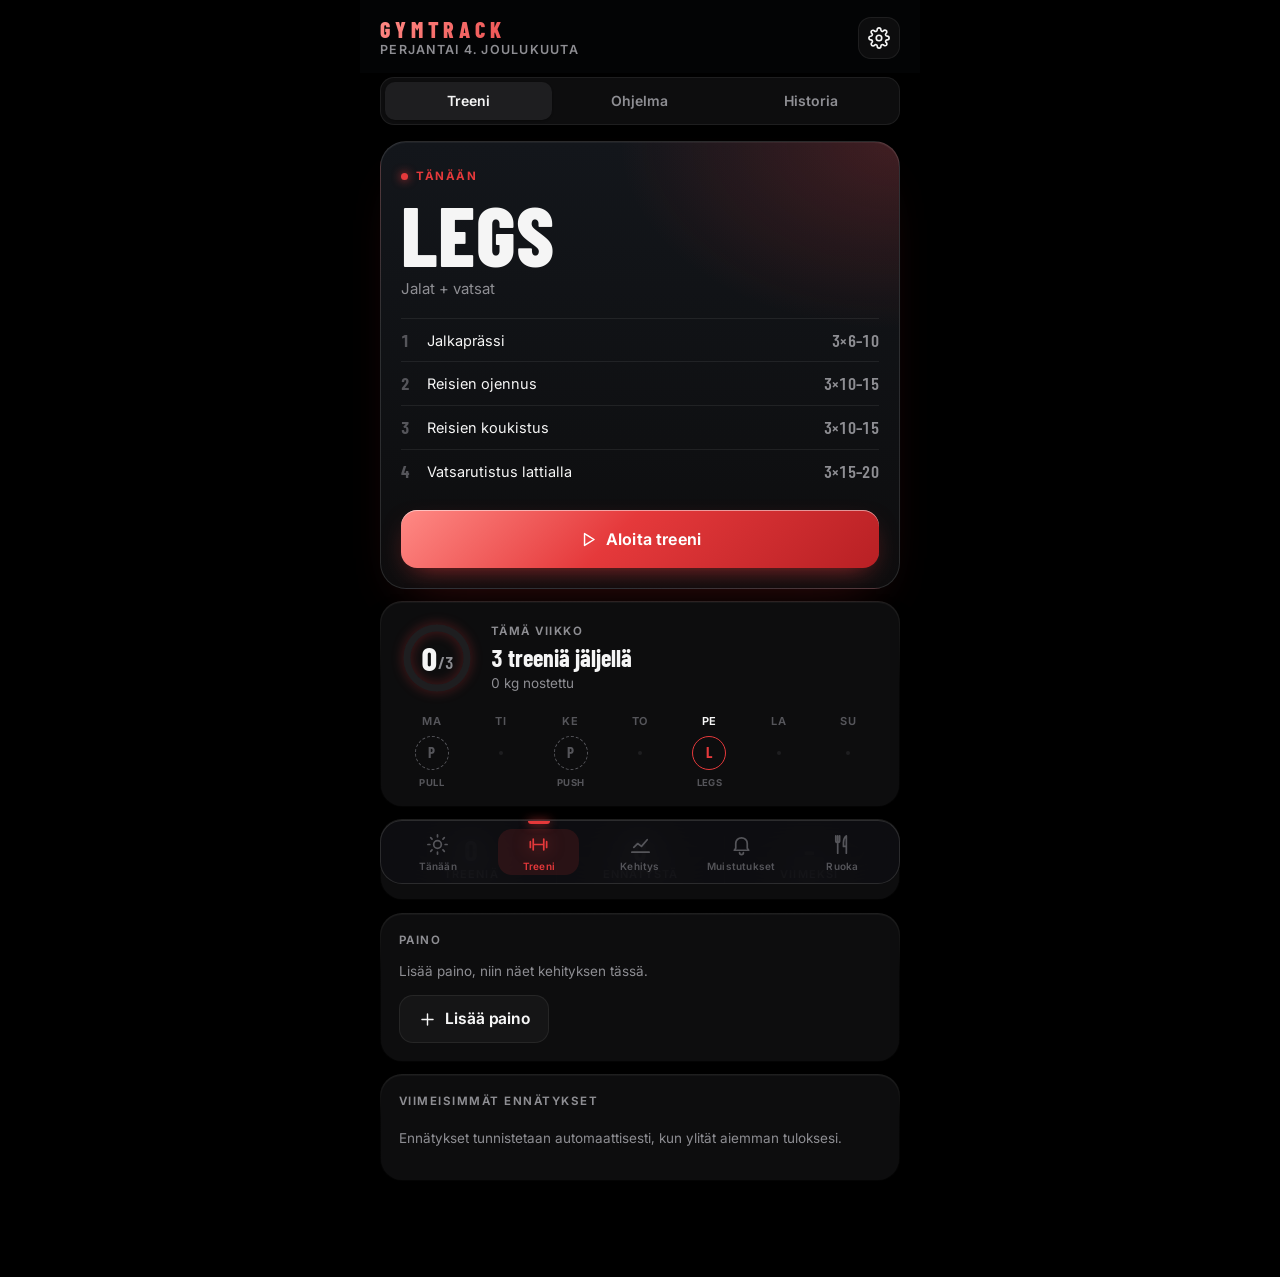
<file: web/gymtrack.html>
<!DOCTYPE html>
<html lang="fi">
<head>
  <meta charset="utf-8">
  <meta name="viewport" content="width=device-width, initial-scale=1, viewport-fit=cover">
  <title>GymTrack</title>
  <meta name="description" content="Henkilökohtainen kuntosalipäiväkirja, ruokaseuranta ja muistutukset">
  <meta name="theme-color" content="#0a0b0d">
  <meta name="color-scheme" content="dark">
  <meta name="apple-mobile-web-app-capable" content="yes">
  <meta name="mobile-web-app-capable" content="yes">
  <meta name="apple-mobile-web-app-status-bar-style" content="black-translucent">
  <meta name="apple-mobile-web-app-title" content="GymTrack">
  <meta name="format-detection" content="telephone=no">
  <link rel="preconnect" href="https://fonts.googleapis.com">
  <link rel="preconnect" href="https://fonts.gstatic.com" crossorigin>
  <link rel="stylesheet" href="https://fonts.googleapis.com/css2?family=Barlow+Condensed:wght@500;600;700;800&family=Inter:wght@400;500;600;700&display=swap">
  <style>
/* GymTrack – tyylit */
:root {
  --bg: #0a0b0d;
  --surface: #141619;
  --surface-2: #1b1e22;
  --surface-3: #23272c;
  --border: rgba(255, 255, 255, 0.06);
  --border-strong: rgba(255, 255, 255, 0.11);
  --text: #eef1f4;
  --muted: #858c96;
  --faint: #545a63;
  --accent: #e5393b;
  --accent-strong: #ff6a64;
  --accent-soft: rgba(229, 57, 59, 0.11);
  --accent-ink: #ffffff;
  --good: #82d1ae;
  --bad: #ee938c;
  --radius: 20px;
  --radius-sm: 14px;
  --shadow: 0 1px 0 rgba(255, 255, 255, 0.03) inset, 0 10px 30px -18px rgba(0, 0, 0, 0.8);
  --nav-h: 64px;
  --safe-b: env(safe-area-inset-bottom, 0px);
  --safe-t: env(safe-area-inset-top, 0px);
  --ease: cubic-bezier(.2, .8, .2, 1);
  --font: -apple-system, BlinkMacSystemFont, "SF Pro Text", "Inter", "Segoe UI", Roboto, "Helvetica Neue", Arial, sans-serif;
  --font-display: -apple-system, BlinkMacSystemFont, "SF Pro Display", "Inter", "Segoe UI", Roboto, sans-serif;
  color-scheme: dark;
}

* { box-sizing: border-box; -webkit-tap-highlight-color: transparent; }
html { background: var(--bg); }
body {
  margin: 0;
  min-height: 100vh;
  min-height: 100dvh;
  background: var(--bg);
  color: var(--text);
  font: 400 16px/1.45 var(--font);
  -webkit-font-smoothing: antialiased;
  -webkit-text-size-adjust: 100%;
  overscroll-behavior-y: none;
  font-variant-numeric: tabular-nums;
}
a { color: inherit; text-decoration: none; }
button, input, select, textarea { font: inherit; color: inherit; }
button { cursor: pointer; border: 0; background: none; padding: 0; }
button:disabled { opacity: .35; cursor: default; }
h1, h2, h3 { margin: 0; font-family: var(--font-display); letter-spacing: -0.02em; }
b { font-weight: 600; }

.ic { width: 22px; height: 22px; fill: none; stroke: currentColor; stroke-width: 1.8; stroke-linecap: round; stroke-linejoin: round; flex: none; }
.ic.inline { width: 15px; height: 15px; vertical-align: -2px; margin-right: 4px; }
.muted { color: var(--muted); }
.sm { font-size: 13.5px; }
.center { text-align: center; }
.right { text-align: right; }
.grow { flex: 1; min-width: 0; }
.mt { margin-top: 14px; }
.mt-lg { margin-top: 28px; }
.mb { margin-bottom: 4px; }
.up { color: var(--accent); }
.down { color: var(--good); }

/* ---------- Rakenne ---------- */
.view { max-width: 560px; margin: 0 auto; padding-bottom: calc(var(--nav-h) + var(--safe-b) + 32px); }
.view.enter { animation: enter .32s var(--ease); }
body.in-session .view { padding-bottom: calc(var(--nav-h) + var(--safe-b) + 110px); }
@keyframes enter { from { opacity: 0; transform: translateY(6px); } to { opacity: 1; transform: none; } }

.top {
  position: sticky; top: 0; z-index: 20;
  padding: calc(var(--safe-t) + 10px) 20px 12px;
  background: linear-gradient(var(--bg) 70%, rgba(10, 11, 13, 0));
  backdrop-filter: blur(0);
}
.top-row { display: flex; align-items: center; gap: 10px; min-height: 44px; }
.top-titles { flex: 1; min-width: 0; }
.top h1 { font-size: 22px; font-weight: 650; line-height: 1.2; display: -webkit-box; -webkit-line-clamp: 2; -webkit-box-orient: vertical; overflow: hidden; }
.top-large h1 { font-size: 32px; font-weight: 700; }
.top-large { padding-top: calc(var(--safe-t) + 18px); }
.top-sub { color: var(--muted); font-size: 13.5px; font-weight: 500; }
.top-right { display: flex; gap: 6px; align-items: center; }

.content { padding: 4px 16px 0; display: flex; flex-direction: column; gap: 12px; }
.section-title { color: var(--muted); font-size: 13px; font-weight: 600; text-transform: uppercase; letter-spacing: .08em; margin: 14px 4px 0; }

/* ---------- Kortit ---------- */
.card {
  background: var(--surface);
  border: 1px solid var(--border);
  border-radius: var(--radius);
  padding: 18px;
  box-shadow: var(--shadow);
  display: block;
}
.card-link { transition: transform .18s var(--ease), background .18s; }
.card-link:active { transform: scale(.985); background: var(--surface-2); }
.card-label { color: var(--muted); font-size: 13px; font-weight: 550; margin-bottom: 6px; letter-spacing: .01em; }
.row-between { display: flex; justify-content: space-between; align-items: center; gap: 10px; }
.h3 { font-size: 19px; font-weight: 650; letter-spacing: -0.01em; }
.meta { color: var(--muted); font-size: 13.5px; margin-top: 6px; }
.big { font-family: var(--font-display); font-size: 34px; font-weight: 650; letter-spacing: -0.03em; line-height: 1.1; }
.big small { font-size: 15px; color: var(--muted); font-weight: 500; letter-spacing: 0; }
.big.sm { font-size: 24px; }

.hero { padding: 22px; border-color: var(--border-strong); background: radial-gradient(120% 120% at 100% 0%, rgba(229, 57, 59, 0.07), transparent 55%), var(--surface); }
.hero-title { font-family: var(--font-display); font-size: 34px; font-weight: 750; letter-spacing: -0.03em; }
.hero-title.sm { font-size: 24px; }

.stat-grid { display: grid; grid-template-columns: 1fr 1fr; gap: 12px; }
.stat-grid.four { grid-template-columns: 1fr 1fr; }
.stat { padding: 16px 18px; }

.weight-card .wc-row { display: flex; align-items: flex-end; justify-content: space-between; gap: 12px; }
.wc-spark { width: 120px; }
.spark { width: 100%; height: auto; display: block; overflow: visible; }

/* ---------- Painikkeet ---------- */
.btn {
  display: inline-flex; align-items: center; justify-content: center; gap: 8px;
  height: 48px; padding: 0 18px; border-radius: 14px;
  font-weight: 600; font-size: 15.5px; letter-spacing: -0.005em;
  transition: transform .15s var(--ease), background .15s, opacity .15s;
  user-select: none; -webkit-user-select: none;
}
.btn:active:not(:disabled) { transform: scale(.97); }
.btn .ic { width: 19px; height: 19px; }
.btn-block { width: 100%; }
.btn-lg { height: 56px; font-size: 16.5px; border-radius: 16px; }
.btn-sm { height: 36px; padding: 0 12px; font-size: 14px; border-radius: 11px; }
.btn-sm .ic { width: 16px; height: 16px; }
.btn-primary { background: var(--accent); color: var(--accent-ink); }
.btn-primary:active:not(:disabled) { background: var(--accent-strong); }
.btn-soft { background: var(--surface-2); border: 1px solid var(--border); color: var(--text); }
.btn-ghost { color: var(--accent); }
.btn-danger { background: var(--bad); color: #1d0a09; }
.btn-danger-ghost { color: var(--bad); }
.icon-btn {
  width: 42px; height: 42px; border-radius: 13px; display: inline-flex; align-items: center; justify-content: center;
  background: var(--surface); border: 1px solid var(--border); color: var(--text); flex: none;
  transition: transform .15s var(--ease);
}
.icon-btn:active:not(:disabled) { transform: scale(.92); }
.icon-btn.sm { width: 34px; height: 34px; border-radius: 10px; }
.icon-btn.sm .ic { width: 17px; height: 17px; }
.icon-btn.danger { color: var(--bad); }
.link { color: var(--accent); font-weight: 550; }
.file-btn { position: relative; overflow: hidden; margin-top: 10px; }
.file-btn input { position: absolute; inset: 0; opacity: 0; cursor: pointer; }

.chips { display: flex; gap: 6px; flex-wrap: wrap; margin-top: 12px; }
.chip { height: 32px; padding: 0 13px; border-radius: 999px; background: var(--surface-2); color: var(--muted); font-size: 13.5px; font-weight: 550; border: 1px solid var(--border); transition: all .15s; }
.chip.on { background: var(--accent-soft); color: var(--accent); border-color: rgba(229, 57, 59, .25); }

.segmented { display: flex; background: var(--surface); border: 1px solid var(--border); border-radius: 14px; padding: 4px; gap: 4px; }
.segmented > * { flex: 1; height: 38px; border-radius: 10px; display: flex; align-items: center; justify-content: center; font-size: 14px; font-weight: 600; color: var(--muted); transition: all .2s var(--ease); text-align: center; line-height: 1.15; padding: 0 6px; }
.segmented > .on { background: var(--surface-3); color: var(--text); box-shadow: 0 1px 2px rgba(0, 0, 0, .3); }

.badge { display: inline-flex; align-items: center; font-size: 12.5px; font-weight: 600; color: var(--accent); background: var(--accent-soft); border-radius: 999px; padding: 2px 9px; }
.delta { font-size: 14px; font-weight: 600; color: var(--muted); white-space: nowrap; }
.delta.up, .delta.good { color: var(--good); }
.delta.down { color: var(--muted); }
.delta.bad { color: var(--bad); }

/* ---------- Listat ---------- */
.list { list-style: none; margin: 0; padding: 4px 0; }
.list > li + li { border-top: 1px solid var(--border); }
.list-row { display: flex; align-items: center; gap: 14px; padding: 14px 18px; }
.link-row:active, .list-row[data-action]:active { background: var(--surface-2); }
.num-badge { width: 28px; height: 28px; border-radius: 9px; background: var(--surface-2); color: var(--muted); display: inline-flex; align-items: center; justify-content: center; font-size: 13px; font-weight: 600; flex: none; }
.row-actions { display: flex; gap: 6px; }
.row-spark { width: 72px; }
.edit-row .grow { cursor: pointer; }

.ex-chips { display: flex; flex-wrap: wrap; gap: 6px; margin-top: 14px; }
.ex-chips span { font-size: 12.5px; color: var(--muted); background: var(--surface-2); border-radius: 8px; padding: 4px 9px; }

.pr-list { list-style: none; margin: 4px 0 0; padding: 0; display: flex; flex-direction: column; gap: 12px; }
.pr-list li { display: flex; gap: 12px; align-items: center; }
.pr-list li > div { display: flex; flex-direction: column; min-width: 0; }
.pr-ic { width: 36px; height: 36px; border-radius: 11px; background: var(--accent-soft); color: var(--accent); display: inline-flex; align-items: center; justify-content: center; flex: none; }
.pr-ic .ic { width: 18px; height: 18px; }

.mini-hist { list-style: none; margin: 4px 0 0; padding: 0; }
.mini-hist li, .mini-hist li a { display: flex; justify-content: space-between; gap: 14px; padding: 9px 0; font-size: 14.5px; }
.mini-hist li + li { border-top: 1px solid var(--border); }
.mini-hist li span:last-child { text-align: right; }

.empty { text-align: center; padding: 48px 20px; }
.empty-ic { width: 64px; height: 64px; margin: 0 auto 16px; border-radius: 20px; background: var(--surface); border: 1px solid var(--border); display: flex; align-items: center; justify-content: center; color: var(--accent); }
.empty h3 { font-size: 19px; margin-bottom: 6px; }
.empty p { color: var(--muted); margin: 0 0 20px; }

/* ---------- Aktiivinen treeni ---------- */
.active-banner {
  display: flex; align-items: center; gap: 12px; padding: 14px 16px; border-radius: var(--radius);
  background: var(--accent-soft); border: 1px solid rgba(229, 57, 59, .22);
}
.ab-text { flex: 1; display: flex; flex-direction: column; font-size: 14px; }
.ab-text span { color: var(--muted); font-size: 13px; }
.ab-cta { color: var(--accent); font-weight: 600; display: flex; align-items: center; font-size: 14.5px; }
.ab-cta .ic { width: 18px; height: 18px; }
.pulse { width: 9px; height: 9px; border-radius: 50%; background: var(--accent); box-shadow: 0 0 0 0 rgba(229, 57, 59, .6); animation: pulse 2s infinite; }
@keyframes pulse { 70% { box-shadow: 0 0 0 9px rgba(229, 57, 59, 0); } 100% { box-shadow: 0 0 0 0 rgba(229, 57, 59, 0); } }

.progress { height: 5px; background: var(--surface-2); border-radius: 99px; overflow: hidden; }
.progress-bar { height: 100%; background: var(--accent); border-radius: 99px; transition: width .4s var(--ease); }
.progress-label { margin: -4px 2px 0; }

.ex-list { list-style: none; margin: 0; padding: 0; display: flex; flex-direction: column; gap: 10px; }
.ex-card { display: flex; align-items: center; gap: 14px; padding: 16px; }
.ex-card.complete b { color: var(--muted); }
.ex-ring { width: 42px; height: 42px; border-radius: 50%; border: 1.5px solid var(--border-strong); display: flex; align-items: center; justify-content: center; font-size: 12.5px; font-weight: 600; color: var(--muted); flex: none; }
.ex-ring.on { background: var(--accent); border-color: var(--accent); color: var(--accent-ink); }
.ex-ring .ic { width: 20px; height: 20px; stroke-width: 2.4; }

.notes, .fields textarea {
  width: 100%; background: var(--surface-2); border: 1px solid var(--border); border-radius: var(--radius-sm);
  padding: 12px 14px; resize: vertical; min-height: 80px; font-size: 16px; outline: none;
}
.notes:focus { border-color: rgba(229, 57, 59, .4); }

.prev-sets { display: grid; grid-template-columns: repeat(auto-fill, minmax(88px, 1fr)); gap: 8px; margin-top: 4px; }
.prev-sets > div { background: var(--surface-2); border-radius: 12px; padding: 10px 12px; display: flex; flex-direction: column; font-size: 14px; }
.prev-sets > div .muted { font-size: 11.5px; }
.prev-sets b { font-size: 16px; }
.prev-best { margin-top: 12px; font-size: 13.5px; color: var(--accent); }

.sets-card { padding: 14px 12px; }
.set-head, .set-row { display: grid; grid-template-columns: 34px 58px 1fr 1fr 52px; gap: 8px; align-items: center; }
.set-head { color: var(--muted); font-size: 12px; font-weight: 600; text-transform: uppercase; letter-spacing: .06em; padding: 0 2px 8px; text-align: center; }
.set-row { padding: 5px 2px; border-radius: 14px; transition: background .2s; }
.set-row.done { background: rgba(229, 57, 59, .06); }
.set-no { text-align: center; font-weight: 650; color: var(--muted); }
.set-prev { text-align: center; color: var(--faint); font-size: 13px; }
.set-input {
  width: 100%; height: 50px; border-radius: 13px; background: var(--surface-2); border: 1px solid var(--border);
  text-align: center; font-size: 19px; font-weight: 600; outline: none; padding: 0 4px;
  transition: border-color .15s, background .15s;
}
.set-input::placeholder { color: var(--faint); font-weight: 500; }
.set-input:focus { border-color: rgba(229, 57, 59, .5); background: var(--surface-3); }
.set-row.done .set-input { background: transparent; border-color: transparent; color: var(--text); }
.set-check {
  width: 50px; height: 50px; border-radius: 14px; background: var(--surface-2); border: 1px solid var(--border-strong);
  display: flex; align-items: center; justify-content: center; color: var(--faint); transition: all .2s var(--ease);
}
.set-check .ic { width: 24px; height: 24px; stroke-width: 2.4; }
.set-check:active { transform: scale(.9); }
.set-row.done .set-check { background: var(--accent); border-color: var(--accent); color: var(--accent-ink); animation: pop .3s var(--ease); }
@keyframes pop { 50% { transform: scale(1.1); } }
.set-tools { display: flex; justify-content: space-between; margin-top: 8px; }

.ex-nav { display: grid; grid-template-columns: 1fr 1fr; gap: 10px; margin-top: 4px; }

/* ---------- Yhteenveto ---------- */
.summary { padding-top: calc(var(--safe-t) + 36px); }
.summary h1 { font-size: 30px; }
.summary-badge { width: 76px; height: 76px; border-radius: 50%; margin: 0 auto 8px; background: var(--accent); color: var(--accent-ink); display: flex; align-items: center; justify-content: center; animation: pop .5s var(--ease); }
.summary-badge .ic { width: 38px; height: 38px; stroke-width: 2.4; }
.pr-card { border-color: rgba(229, 57, 59, .25); }

/* ---------- Historia ---------- */
.hist-card { display: flex; gap: 14px; align-items: center; padding: 14px 16px; }
.date-box { width: 50px; height: 54px; border-radius: 14px; background: var(--surface-2); display: flex; flex-direction: column; align-items: center; justify-content: center; flex: none; }
.date-box b { font-size: 19px; line-height: 1; }
.date-box span { font-size: 11.5px; color: var(--muted); text-transform: capitalize; margin-top: 3px; }
.note-line { font-size: 13px; color: var(--faint); margin-top: 4px; white-space: nowrap; overflow: hidden; text-overflow: ellipsis; }
.sets-table { width: 100%; border-collapse: collapse; margin-top: 10px; font-size: 15px; }
.sets-table th { color: var(--muted); font-size: 12px; font-weight: 600; text-transform: uppercase; letter-spacing: .05em; text-align: left; padding: 6px 4px; }
.sets-table td { padding: 8px 4px; border-top: 1px solid var(--border); }
.sets-table td:first-child { color: var(--muted); width: 50px; }
.tbl-input { width: 100%; max-width: 90px; height: 40px; border-radius: 10px; background: var(--surface-2); border: 1px solid var(--border); text-align: center; font-size: 16px; outline: none; }

/* ---------- Graafit ---------- */
.chart-card .row-between { align-items: flex-start; }
.chart { position: relative; margin-top: 18px; touch-action: pan-y; user-select: none; -webkit-user-select: none; }
.chart-svg { width: 100%; height: auto; display: block; overflow: visible; }
.c-grid { stroke: var(--border); stroke-width: 1; }
.c-line { fill: none; stroke: var(--accent); stroke-width: 2.2; stroke-linecap: round; stroke-linejoin: round; }
.c-dot { fill: var(--bg); stroke: var(--accent); stroke-width: 1.5; }
.c-dot-last { fill: var(--accent); stroke: var(--bg); stroke-width: 2; }
.c-cursor { stroke: var(--muted); stroke-width: 1; stroke-dasharray: 3 3; }
.chart-axis { display: flex; justify-content: space-between; font-size: 12px; color: var(--faint); margin-top: 4px; }
.chart-hi { position: absolute; transform: translateX(-50%); font-size: 11.5px; color: var(--muted); font-weight: 600; pointer-events: none; transition: opacity .15s; white-space: nowrap; }
.chart-tip { position: absolute; top: -8px; transform: translateX(-50%); background: var(--surface-3); border: 1px solid var(--border-strong); border-radius: 10px; padding: 6px 10px; font-size: 12.5px; display: flex; flex-direction: column; align-items: center; pointer-events: none; white-space: nowrap; box-shadow: 0 8px 20px rgba(0, 0, 0, .4); }
.chart-tip[hidden] { display: none; }
.chart-tip span { color: var(--muted); font-size: 11.5px; }
.chart-empty { height: 150px; display: flex; align-items: center; justify-content: center; color: var(--faint); font-size: 14px; border: 1px dashed var(--border-strong); border-radius: 14px; margin-top: 16px; }

.rep-records { display: grid; grid-template-columns: repeat(3, 1fr); gap: 8px; }
.rep-records div { background: var(--surface-2); border-radius: 12px; padding: 10px; display: flex; flex-direction: column; font-size: 13px; color: var(--muted); }
.rep-records b { color: var(--text); font-size: 15px; }

.pr-row .pr-grid { display: grid; grid-template-columns: repeat(3, 1fr); gap: 10px; margin-top: 12px; }
.pr-grid > div { display: flex; flex-direction: column; gap: 1px; }
.pr-grid b { font-size: 16px; }

/* ---------- Kehon mitat ---------- */
.figure-card { display: grid; grid-template-columns: 120px 1fr; gap: 16px; align-items: center; padding: 18px 16px; }
.figure-wrap { position: relative; width: 120px; height: 220px; }
.figure { width: 100%; height: 100%; color: #d9dde2; opacity: .9; }
.fig-lines { stroke: var(--accent); opacity: .7; }
.hotspot { position: absolute; width: 34px; height: 34px; transform: translate(-50%, -50%); display: flex; align-items: center; justify-content: center; }
.hotspot span { width: 12px; height: 12px; border-radius: 50%; background: var(--accent); box-shadow: 0 0 0 4px rgba(229, 57, 59, .18); transition: transform .2s; }
.hotspot:active span { transform: scale(1.4); }
.figure-list { list-style: none; margin: 0; padding: 0; display: flex; flex-direction: column; }
.figure-list li + li { border-top: 1px solid var(--border); }
.figure-list a { display: flex; align-items: center; gap: 10px; padding: 12px 0; }
.figure-list .grow { display: flex; flex-direction: column; }
.figure-list b { font-size: 18px; }
.figure-list .delta { font-size: 12.5px; }
.figure-list .dot { width: 8px; height: 8px; border-radius: 50%; background: var(--accent); flex: none; }
.stat .spark { margin-top: 10px; }

/* ---------- Asetukset ---------- */
.toggle { display: flex; align-items: center; justify-content: space-between; gap: 16px; margin-top: 18px; font-size: 15px; cursor: pointer; }
.toggle input { display: none; }
.toggle i { width: 50px; height: 30px; border-radius: 99px; background: var(--surface-3); position: relative; flex: none; transition: background .2s; }
.toggle i::after { content: ''; position: absolute; top: 3px; left: 3px; width: 24px; height: 24px; border-radius: 50%; background: #fff; transition: transform .25s var(--ease); box-shadow: 0 2px 4px rgba(0, 0, 0, .3); }
.toggle input:checked + i { background: var(--accent); }
.toggle input:checked + i::after { transform: translateX(20px); }

/* ---------- Lomakkeet ---------- */
.fields { display: flex; flex-wrap: wrap; gap: 12px; }
.field { display: flex; flex-direction: column; gap: 6px; width: 100%; }
.field.half { width: calc(50% - 6px); }
.field.third { width: calc(33.333% - 8px); }
.field span { font-size: 13px; color: var(--muted); font-weight: 550; }
.field input, .field select {
  height: 50px; border-radius: var(--radius-sm); background: var(--surface-2); border: 1px solid var(--border);
  padding: 0 14px; font-size: 16px; outline: none; width: 100%; -webkit-appearance: none; appearance: none;
}
.field input[type="date"] { line-height: 50px; }
.field input:focus, .field select:focus, .field textarea:focus { border-color: rgba(229, 57, 59, .5); }
.field .invalid { border-color: var(--bad); }
.fields + .field { margin-top: 12px; }

/* ---------- Alavalikko ---------- */
.nav {
  position: fixed; left: 0; right: 0; bottom: 0; z-index: 30;
  display: flex; justify-content: space-around;
  padding: 6px 6px calc(var(--safe-b) + 6px);
  background: rgba(14, 15, 18, .86);
  backdrop-filter: saturate(160%) blur(18px); -webkit-backdrop-filter: saturate(160%) blur(18px);
  border-top: 1px solid var(--border);
}
.nav a { flex: 1; max-width: 110px; display: flex; flex-direction: column; align-items: center; gap: 3px; padding: 6px 0 4px; color: var(--faint); font-size: 10.5px; font-weight: 600; transition: color .2s; }
.nav a .ic { width: 24px; height: 24px; transition: transform .2s var(--ease); }
.nav a.on { color: var(--accent); }
.nav a:active .ic { transform: scale(.88); }

/* ---------- Lepoajastin ---------- */
.rest {
  position: fixed; left: 12px; right: 12px; bottom: calc(var(--nav-h) + var(--safe-b) + 12px); z-index: 25;
  max-width: 536px; margin: 0 auto;
  background: rgba(28, 31, 36, .94); backdrop-filter: blur(16px); -webkit-backdrop-filter: blur(16px);
  border: 1px solid var(--border-strong); border-radius: 20px; overflow: hidden;
  box-shadow: 0 16px 40px -10px rgba(0, 0, 0, .7);
  animation: up .3s var(--ease);
}
@keyframes up { from { transform: translateY(20px); opacity: 0; } }
.rest-bar { height: 3px; background: var(--surface-3); }
.rest-bar i { display: block; height: 100%; background: var(--accent); transition: width .5s linear; }
.rest-inner { display: flex; align-items: center; gap: 8px; padding: 10px 12px; }
.rest-time { flex: 1; display: flex; flex-direction: column; align-items: center; line-height: 1.1; }
.rest-time b { font-size: 28px; font-weight: 650; font-family: var(--font-display); letter-spacing: -0.02em; }
.rest-btn { height: 44px; min-width: 56px; padding: 0 10px; border-radius: 12px; background: var(--surface-3); font-weight: 600; font-size: 15px; display: inline-flex; align-items: center; justify-content: center; }
.rest-btn.close { min-width: 44px; color: var(--muted); }
.rest-grid { display: grid; grid-template-columns: repeat(4, 1fr); gap: 8px; margin: 8px 0 6px; }
.rest-grid .btn { padding: 0; }

/* ---------- Alapaneeli ---------- */
.sheet-wrap { position: fixed; inset: 0; z-index: 50; }
.sheet-backdrop { position: absolute; inset: 0; background: rgba(0, 0, 0, .55); opacity: 0; transition: opacity .25s; }
.sheet {
  position: absolute; left: 0; right: 0; bottom: 0; max-width: 560px; margin: 0 auto;
  background: var(--surface); border-top-left-radius: 26px; border-top-right-radius: 26px;
  border: 1px solid var(--border-strong); border-bottom: 0;
  padding: 10px 20px calc(var(--safe-b) + 18px);
  transform: translateY(100%); transition: transform .3s var(--ease);
  max-height: 88vh; overflow-y: auto;
}
.sheet-wrap.open .sheet-backdrop { opacity: 1; }
.sheet-wrap.open .sheet { transform: none; }
.sheet-grip { width: 38px; height: 5px; border-radius: 9px; background: var(--surface-3); margin: 0 auto 14px; }
.sheet-title { font-size: 20px; font-weight: 650; margin-bottom: 6px; }
.sheet-text { color: var(--muted); margin: 0 0 8px; }
.sheet-actions { display: flex; flex-direction: column; gap: 6px; margin-top: 18px; }
.sheet-form .fields { margin-top: 14px; }
.sheet-form > .btn-danger-ghost { margin-top: 10px; }

/* ---------- Ilmoitukset ---------- */
.toasts { position: fixed; top: calc(var(--safe-t) + 10px); left: 0; right: 0; z-index: 60; display: flex; flex-direction: column; align-items: center; gap: 8px; pointer-events: none; padding: 0 16px; }
.toast {
  display: flex; align-items: center; gap: 10px; max-width: 420px;
  background: rgba(35, 39, 44, .96); backdrop-filter: blur(14px); -webkit-backdrop-filter: blur(14px);
  border: 1px solid var(--border-strong); border-radius: 16px; padding: 12px 16px; font-size: 14.5px;
  box-shadow: 0 12px 30px rgba(0, 0, 0, .5);
  transform: translateY(-16px); opacity: 0; transition: all .3s var(--ease);
}
.toast.show { transform: none; opacity: 1; }
.toast .ic { width: 19px; height: 19px; color: var(--accent); }
.toast.pr { border-color: rgba(229, 57, 59, .45); background: rgba(22, 36, 48, .97); }
.toast.pr .ic { width: 22px; height: 22px; }
.toast.error .ic { color: var(--bad); }

/* ---------- Työpöytä ---------- */
@media (min-width: 700px) {
  .content { padding: 4px 20px 0; }
  .stat-grid.four { grid-template-columns: repeat(4, 1fr); }
  .nav { left: 50%; right: auto; transform: translateX(-50%); width: 520px; bottom: 16px; border-radius: 22px; border: 1px solid var(--border-strong); padding: 6px; }
  .rest { bottom: calc(var(--nav-h) + 40px); }
}
@media (hover: hover) {
  .card-link:hover { background: var(--surface-2); }
  .btn-soft:hover { background: var(--surface-3); }
}
@media (prefers-reduced-motion: reduce) { * { animation: none !important; transition: none !important; } }

/* ---------- Viikkorytmi ja ohjeet ---------- */
.mt-sm { margin: 10px 0 0; }
.week { display: grid; grid-template-columns: repeat(7, 1fr); gap: 5px; margin-top: 4px; }
.day { display: flex; flex-direction: column; align-items: center; gap: 4px; padding: 10px 0; border-radius: 12px; background: var(--surface-2); border: 1px solid var(--border); min-width: 0; }
.day span { font-size: 11.5px; color: var(--muted); font-weight: 600; }
.day b { font-size: 10.5px; color: var(--faint); font-weight: 650; letter-spacing: .02em; max-width: 100%; overflow: hidden; text-overflow: ellipsis; white-space: nowrap; padding: 0 2px; }
.day.train b { color: var(--accent); }
.day.today { border-color: rgba(229, 57, 59, .5); }
.day.today span { color: var(--text); }
.guide { margin: 4px 0 0; padding-left: 18px; display: flex; flex-direction: column; gap: 8px; font-size: 14.5px; color: var(--text); }
.guide li::marker { color: var(--accent); }
.guide-card { padding: 14px 18px; }
.guide-card summary { cursor: pointer; color: var(--muted); font-size: 14px; font-weight: 600; list-style: none; }
.guide-card summary::-webkit-details-marker { display: none; }
.guide-card summary::after { content: ' ›'; }
.guide-card[open] summary { margin-bottom: 10px; }
.hint { margin-top: 12px; font-size: 13.5px; color: var(--good); }

/* =========================================================
   v2 – urheilullisempi ja selkeämpi ilme
   ========================================================= */
:root {
  --bg: #07080a;
  --surface: #101216;
  --surface-2: #171a1f;
  --surface-3: #20242a;
  --border: rgba(255, 255, 255, 0.07);
  --border-strong: rgba(255, 255, 255, 0.13);
  --text: #f2f5f8;
  --muted: #8b939e;
  --faint: #4f5761;
  --accent: #e5393b;
  --accent-strong: #ff6a64;
  --accent-soft: rgba(229, 57, 59, 0.10);
  --glow: rgba(229, 57, 59, 0.16);
  --font: "Inter", -apple-system, BlinkMacSystemFont, "SF Pro Text", "Segoe UI", Roboto, sans-serif;
  --font-display: "Barlow Condensed", "SF Pro Display", -apple-system, "Arial Narrow", sans-serif;
}
body { font-size: 15.5px; }

/* Otsikot */
.top h1 { font-family: var(--font-display); font-size: 28px; font-weight: 700; letter-spacing: 0.005em; }
.top-large h1 { font-size: 44px; font-weight: 800; text-transform: uppercase; letter-spacing: 0.01em; line-height: 1; }
.top-sub { font-size: 12.5px; text-transform: uppercase; letter-spacing: .1em; font-weight: 600; }
.wordmark { font-family: var(--font-display); font-weight: 800; font-size: 22px; letter-spacing: .22em; color: var(--accent); line-height: 1.1; }
.top-home { padding-top: calc(var(--safe-t) + 16px); }

.card-label, .section-title { text-transform: uppercase; letter-spacing: .13em; font-size: 11.5px; font-weight: 650; color: var(--muted); }
.card { border-radius: 22px; }
.big { font-family: var(--font-display); font-size: 48px; font-weight: 700; letter-spacing: 0; line-height: 1; }
.big.sm { font-size: 32px; }
.big small { font-family: var(--font); font-size: 14px; }
.name-lg { font-family: var(--font-display); font-size: 40px; font-weight: 800; text-transform: uppercase; line-height: 1; letter-spacing: .01em; }
.name-md { font-family: var(--font-display); font-size: 28px; font-weight: 700; text-transform: uppercase; line-height: 1.05; }
.hero-title { font-family: var(--font-display); font-weight: 800; text-transform: uppercase; letter-spacing: .01em; }

/* Etusivun pääkortti */
.hero2 {
  position: relative; overflow: hidden;
  border-radius: 26px; padding: 22px 20px 20px;
  background:
    radial-gradient(90% 70% at 100% 0%, var(--glow), transparent 60%),
    linear-gradient(180deg, #13161b, var(--surface));
  border: 1px solid var(--border-strong);
  box-shadow: 0 1px 0 rgba(255, 255, 255, .05) inset, 0 24px 50px -30px rgba(229, 57, 59, .3);
}
.eyebrow { display: inline-flex; align-items: center; gap: 8px; font-size: 11.5px; font-weight: 700; letter-spacing: .14em; text-transform: uppercase; color: var(--accent); }
.eyebrow::before { content: ''; width: 7px; height: 7px; border-radius: 50%; background: var(--accent); box-shadow: 0 0 10px var(--accent); }
.hero-name { font-family: var(--font-display); font-size: 84px; font-weight: 800; line-height: .9; letter-spacing: .005em; text-transform: uppercase; margin-top: 10px; }
.hero-sub { color: var(--muted); font-size: 15px; margin-top: 6px; }
.hero-list { list-style: none; counter-reset: ex; margin: 18px 0 18px; padding: 0; display: flex; flex-direction: column; }
.hero-list li { counter-increment: ex; display: flex; align-items: center; gap: 12px; padding: 9px 0; border-top: 1px solid var(--border); font-size: 14.5px; }
.hero-list li::before { content: counter(ex); font-family: var(--font-display); font-weight: 700; font-size: 17px; color: var(--faint); width: 14px; }
.hero-list li span { flex: 1; min-width: 0; }
.hero-list li b { font-family: var(--font-display); font-weight: 600; font-size: 17px; color: var(--muted); letter-spacing: .02em; }

/* Viikko */
.week-top { display: flex; align-items: center; gap: 16px; }
.ring-wrap { position: relative; width: 76px; height: 76px; flex: none; }
.ring { width: 76px; height: 76px; }
.ring-bg { fill: none; stroke: var(--surface-3); stroke-width: 7; }
.ring-fg { fill: none; stroke: var(--accent); stroke-width: 7; stroke-linecap: round; transition: stroke-dasharray .6s var(--ease); filter: drop-shadow(0 0 6px rgba(229, 57, 59, .45)); }
.ring-num { position: absolute; inset: 0; display: flex; align-items: center; justify-content: center; font-family: var(--font-display); }
.ring-num b { font-size: 32px; font-weight: 800; }
.ring-num span { font-size: 18px; color: var(--muted); font-weight: 600; margin-top: 8px; }
.week-text { font-family: var(--font-display); font-size: 24px; font-weight: 700; line-height: 1.1; margin: 2px 0 2px; }
.wdays { display: grid; grid-template-columns: repeat(7, 1fr); gap: 4px; margin-top: 18px; }
.wd { display: flex; flex-direction: column; align-items: center; gap: 6px; min-width: 0; }
.wd span { font-size: 11px; font-weight: 650; color: var(--faint); text-transform: uppercase; letter-spacing: .06em; }
.wd i { width: 34px; height: 34px; border-radius: 50%; display: flex; align-items: center; justify-content: center; font-style: normal; font-family: var(--font-display); font-weight: 700; font-size: 15px; }
.wd small { font-size: 9.5px; font-weight: 700; letter-spacing: .04em; color: var(--faint); height: 12px; max-width: 100%; overflow: hidden; text-overflow: ellipsis; white-space: nowrap; }
.wd.off i::after { content: ''; width: 4px; height: 4px; border-radius: 50%; background: var(--surface-3); }
.wd.plan i { border: 1.5px solid var(--border-strong); color: var(--muted); }
.wd.missed i { border: 1.5px dashed var(--faint); color: var(--faint); }
.wd.done i { background: var(--accent); color: var(--accent-ink); box-shadow: 0 0 14px rgba(229, 57, 59, .35); }
.wd.done i .ic { width: 18px; height: 18px; stroke-width: 2.6; }
.wd.done small { color: var(--accent); }
.wd.today span { color: var(--text); }
.wd.today.plan i, .wd.today.off i { border: 1.5px solid var(--accent); color: var(--accent); }

/* Kolmen luvun rivi */
.trio { display: grid; grid-template-columns: repeat(3, 1fr); padding: 16px 6px; }
.trio > div { display: flex; flex-direction: column; align-items: center; gap: 2px; min-width: 0; text-align: center; }
.trio > div + div { border-left: 1px solid var(--border); }
.trio b { font-family: var(--font-display); font-size: 28px; font-weight: 700; line-height: 1.05; white-space: nowrap; }
.trio span { font-size: 11px; color: var(--muted); text-transform: uppercase; letter-spacing: .1em; font-weight: 600; }

.kv { display: grid; grid-template-columns: repeat(3, 1fr); gap: 8px; margin-top: 14px; }
.kv > div { background: var(--surface-2); border-radius: 12px; padding: 10px 12px; display: flex; flex-direction: column; }
.kv span { font-size: 11px; color: var(--muted); text-transform: uppercase; letter-spacing: .08em; font-weight: 600; }
.kv b { font-family: var(--font-display); font-size: 21px; font-weight: 700; }

/* Painikkeet */
.btn { font-weight: 650; }
.btn-lg { height: 58px; font-size: 16px; letter-spacing: .01em; }
.btn-primary { background: linear-gradient(180deg, #ff6a64, var(--accent)); box-shadow: 0 8px 24px -10px rgba(229, 57, 59, .7), 0 1px 0 rgba(255, 255, 255, .5) inset; }

/* Treenit ja sessio */
.workout-card { padding: 20px; }
.ex-card b { font-size: 15.5px; }
.ex-ring { font-family: var(--font-display); font-size: 16px; }
.set-input { font-family: var(--font-display); font-size: 26px; font-weight: 700; height: 54px; }
.set-input::placeholder { font-weight: 600; }
.set-check { height: 54px; width: 54px; }
.set-no { font-family: var(--font-display); font-size: 20px; }
.set-row.done .set-check { box-shadow: 0 0 16px rgba(229, 57, 59, .45); }
.prev-sets b { font-family: var(--font-display); font-size: 22px; }
.progress { height: 6px; }
.progress-bar { box-shadow: 0 0 12px rgba(229, 57, 59, .6); }
.rest-time b { font-size: 38px; font-weight: 800; }
.rest-bar i { box-shadow: 0 0 10px rgba(229, 57, 59, .7); }
.date-box b { font-family: var(--font-display); font-size: 24px; }
.summary h1 { font-family: var(--font-display); font-size: 44px; text-transform: uppercase; font-weight: 800; }
.stat .big.sm, .figure-list b, .pr-grid b, .rep-records b { font-family: var(--font-display); }
.figure-list b { font-size: 24px; }
.pr-grid b { font-size: 21px; }

/* Alavalikko */
.nav a { font-size: 10px; letter-spacing: .02em; }
.nav a .ic { width: 23px; height: 23px; }
.nav a.on .ic { filter: drop-shadow(0 0 8px rgba(229, 57, 59, .55)); }
.nav a { position: relative; }
.nav a.on::before { content: ''; position: absolute; top: -7px; width: 22px; height: 3px; border-radius: 0 0 3px 3px; background: var(--accent); box-shadow: 0 0 10px var(--accent); }
@media (min-width: 700px) { .nav a.on::before { top: -6px; } }

.top { background: rgba(7, 8, 10, .82); backdrop-filter: saturate(150%) blur(16px); -webkit-backdrop-filter: saturate(150%) blur(16px); }

/* =================== Elämäntapaosat (v2) =================== */
button.list-row { width: 100%; background: none; border: 0; color: inherit; text-align: left; font: inherit; }
.card > .list-row.link-row { padding: 12px 2px; }
.card > .list-row.link-row + .list-row.link-row { border-top: 1px solid var(--border); }
.icon-btn.ghost { visibility: hidden; }
.ic.inline { width: 15px; height: 15px; vertical-align: -2px; }

.notice { display: flex; align-items: center; gap: 14px; border-color: rgba(238, 147, 140, .28); background: linear-gradient(180deg, rgba(238, 147, 140, .08), var(--surface)); }
.notice > .ic { width: 26px; height: 26px; color: var(--bad); flex: none; }
.notice.ok { border-color: rgba(130, 209, 174, .25); background: linear-gradient(180deg, rgba(130, 209, 174, .07), var(--surface)); }
.notice.ok > .ic { color: var(--good); }
.notice b { display: block; font-size: 15px; }

.today-top { display: flex; align-items: center; gap: 18px; }
.tt-ring { position: relative; width: 76px; height: 76px; flex: none; }
.tt-ring .ring-num b { font-size: 26px; }
.tt-ring .ring-num span { font-size: 13px; margin-top: 6px; }
.next-rem { margin-top: 6px; font-size: 14px; display: flex; gap: 6px; align-items: flex-start; }
.next-rem .ic { color: var(--accent); margin-top: 2px; }
.ring-num.col { flex-direction: column; line-height: 1; }
.ring-num.col b { font-size: 21px; }
.ring-num.col span { font-size: 11px; margin: 2px 0 0; }
.ring-fg.over { stroke: var(--bad); filter: none; }

.task-list { list-style: none; margin: 0 0 10px; padding: 0; }
.task-list li { display: flex; align-items: center; gap: 12px; min-height: 52px; }
.task-list li + li { border-top: 1px solid var(--border); }
.task-check { width: 30px; height: 30px; border-radius: 50%; border: 1.6px solid var(--border-strong); background: none; color: transparent; display: flex; align-items: center; justify-content: center; flex: none; transition: all .15s; }
.task-check .ic { width: 17px; height: 17px; stroke-width: 2.6; }
.task-list li.done .task-check { background: var(--accent); border-color: var(--accent); color: var(--accent-ink); }
.task-main { flex: 1; display: flex; align-items: center; gap: 12px; background: none; border: 0; color: var(--text); text-align: left; padding: 10px 0; font: inherit; min-width: 0; }
.task-time { font-family: var(--font-display); font-weight: 700; font-size: 17px; color: var(--muted); width: 50px; flex: none; font-variant-numeric: tabular-nums; }
.task-title { font-size: 15.5px; font-weight: 550; display: flex; flex-direction: column; min-width: 0; }
.task-list li.done .task-title { color: var(--muted); text-decoration: line-through; text-decoration-color: var(--faint); }
.snz { color: var(--accent); font-size: 12.5px; font-weight: 500; text-decoration: none; }

.food-sum .fs-row { display: flex; align-items: center; gap: 16px; }
.fs-kcal { position: relative; width: 84px; height: 84px; flex: none; }
.fs-kcal .ring, .ft-ring .ring { width: auto; height: auto; }
.macro { margin-bottom: 9px; }
.macro-top { display: flex; justify-content: space-between; font-size: 13px; color: var(--muted); margin-bottom: 4px; }
.macro-top b { color: var(--text); font-weight: 650; }
.macro-top small { color: var(--muted); font-weight: 500; }
.macro-bar { height: 6px; border-radius: 99px; background: var(--surface-3); overflow: hidden; }
.macro-bar i { display: block; height: 100%; border-radius: 99px; background: var(--accent); transition: width .5s var(--ease); }
.macro-bar i.over { background: var(--bad); }

.quick-grid { display: grid; grid-template-columns: repeat(4, 1fr); gap: 8px; }
.quick { display: flex; flex-direction: column; align-items: center; justify-content: center; gap: 6px; min-height: 74px; border-radius: 16px; background: var(--surface); border: 1px solid var(--border); color: var(--text); font-size: 12.5px; font-weight: 600; padding: 8px 4px; text-align: center; }
.quick .ic { width: 24px; height: 24px; color: var(--accent); }
.quick.hl { background: var(--accent-soft); border-color: rgba(229, 57, 59, .25); }
.quick:active { transform: scale(.97); }

.date-nav { display: flex; align-items: center; justify-content: space-between; gap: 8px; }
.date-nav b { font-size: 16px; font-weight: 650; text-align: center; flex: 1; }
.food-total .ft-head { display: flex; justify-content: space-between; align-items: center; margin-bottom: 12px; }
.ft-ring { width: 64px; height: 64px; }
.fav-row { display: flex; gap: 6px; overflow-x: auto; padding-bottom: 2px; scrollbar-width: none; }
.fav-row::-webkit-scrollbar { display: none; }
.fav-chip { white-space: nowrap; flex: none; color: var(--text); }
.fav-chip small { color: var(--muted); margin-left: 4px; }
.meal { padding-top: 12px; padding-bottom: 12px; }
.meal-head b { font-size: 16px; }
.meal .row-actions { display: flex; gap: 6px; }
.food-list { list-style: none; margin: 8px 0 0; padding: 0; }
.food-list li { display: flex; align-items: center; gap: 10px; padding: 10px 0; cursor: pointer; }
.food-list li + li { border-top: 1px solid var(--border); }
.food-list li .grow { display: flex; flex-direction: column; min-width: 0; }
.food-list li b { font-weight: 550; font-size: 15px; }
.fl-kcal { font-family: var(--font-display); font-weight: 700; font-size: 17px; font-variant-numeric: tabular-nums; }
.meal .btn-ghost { margin-top: 6px; color: var(--muted); justify-content: flex-start; padding-left: 0; }

.rem-list .list-row { padding: 12px 16px; }
.rem-list .list-row.off { opacity: .5; }
.rem-time { font-family: var(--font-display); font-weight: 700; font-size: 24px; line-height: 1.1; display: flex; align-items: center; gap: 8px; }
.badge.ok { color: var(--good); background: rgba(130, 209, 174, .12); font-family: var(--font); }
.toggle.compact { margin: 0; }

.steps { list-style: none; margin: 0 0 6px; padding: 0; }
.step { display: flex; gap: 12px; padding: 10px 0; align-items: flex-start; }
.step + .step { border-top: 1px solid var(--border); }
.step-ic { width: 26px; height: 26px; border-radius: 50%; flex: none; display: flex; align-items: center; justify-content: center; background: var(--surface-3); color: var(--muted); font-weight: 700; font-size: 14px; }
.step-ic .ic { width: 15px; height: 15px; stroke-width: 2.8; }
.step.ok .step-ic { background: rgba(130, 209, 174, .16); color: var(--good); }
.step.warn .step-ic { background: rgba(238, 147, 140, .16); color: var(--bad); }
.step b { font-size: 15px; }
.hint.err { color: var(--bad); }
.server-log { margin-top: 10px; display: flex; flex-direction: column; gap: 4px; }

.food-sheet .search-wrap { position: relative; margin-top: 12px; }
.food-sheet .search-wrap .ic { position: absolute; left: 14px; top: 50%; transform: translateY(-50%); width: 18px; height: 18px; color: var(--muted); pointer-events: none; }
.food-sheet .search { width: 100%; height: 48px; border-radius: 14px; border: 1px solid var(--border-strong); background: var(--surface-2); color: var(--text); font-size: 16px; padding: 0 14px 0 42px; outline: none; -webkit-appearance: none; }
.food-sheet .meal-pick > * { font-size: 13px; padding: 0 4px; }
.food-pane { min-height: 220px; max-height: 46vh; overflow-y: auto; margin-top: 8px; -webkit-overflow-scrolling: touch; }
.fr-title { font-size: 12px; font-weight: 650; color: var(--muted); text-transform: uppercase; letter-spacing: .08em; margin: 12px 2px 4px; }
.fr-list { list-style: none; margin: 0; padding: 0; }
.fr-list li { display: flex; align-items: center; gap: 8px; }
.fr-list li + li { border-top: 1px solid var(--border); }
.fr-main { flex: 1; background: none; border: 0; color: var(--text); text-align: left; padding: 10px 2px; display: flex; flex-direction: column; font: inherit; min-width: 0; }
.fr-main b { font-weight: 550; font-size: 15px; }
.fr-add { background: var(--accent-soft); color: var(--accent); }
.fr-add.added { background: var(--accent); color: var(--accent-ink); }
.amount-view { display: flex; flex-direction: column; gap: 10px; padding-top: 6px; }
.amount-view .field input { font-size: 22px; font-weight: 650; }
.amount-view .chips { margin-top: 0; }
.amt-preview { display: flex; flex-direction: column; align-items: center; gap: 2px; padding: 8px; background: var(--surface-2); border-radius: 14px; }
.amt-preview b { font-family: var(--font-display); font-size: 26px; }
.amt-preview span { font-size: 13px; color: var(--muted); }

.day-pick { display: grid; grid-template-columns: repeat(7, 1fr); gap: 6px; }
.day-pick button { height: 40px; border-radius: 12px; border: 1px solid var(--border); background: var(--surface-2); color: var(--muted); font-weight: 650; font-size: 14px; }
.day-pick button.on { background: var(--accent-soft); color: var(--accent); border-color: rgba(229, 57, 59, .3); }
.rem-form input[type="time"] { line-height: 50px; }
.snooze-row { display: flex; align-items: center; gap: 6px; flex-wrap: wrap; }
.snooze-row .muted { margin-right: 4px; }
.sheet-ic { width: 46px; height: 46px; border-radius: 14px; background: var(--accent-soft); color: var(--accent); display: flex; align-items: center; justify-content: center; margin-bottom: 8px; }
.sheet-ic .ic { width: 24px; height: 24px; }

.chart.bars { margin-top: 6px; }
.c-bar { fill: var(--accent); opacity: .85; }
.c-bar.over { fill: var(--bad); }
.c-bar.empty { fill: var(--surface-3); }
.c-goal { stroke: var(--good); stroke-width: 1.2; stroke-dasharray: 4 4; }
.c-lbl { fill: var(--muted); font-size: 11px; font-family: var(--font); }
.tips .guide li { margin-bottom: 6px; }

.nav a span { white-space: nowrap; }
@media (max-width: 360px) { .nav a { font-size: 9px; } .quick { font-size: 11.5px; } }

/* =========================================================
   v3 – sulavuus, liike ja viimeistely
   ========================================================= */
:root {
  --spring: cubic-bezier(.32, .72, 0, 1);
  --bounce: cubic-bezier(.34, 1.56, .64, 1);
  --grad-accent: linear-gradient(135deg, #ff8a85 0%, #e5393b 45%, #b82024 100%);
  --grad-good: linear-gradient(135deg, #a6f0cf, #63c79c);
  --card-edge: linear-gradient(180deg, rgba(255, 255, 255, .12), rgba(255, 255, 255, .025) 40%, rgba(255, 255, 255, .015));
}

/* Taustan hehku */
body::before {
  content: ''; position: fixed; inset: -20vh -20vw auto; height: 70vh; z-index: -1; pointer-events: none;
  background:
    radial-gradient(60% 55% at 15% 10%, rgba(229, 57, 59, .16), transparent 70%),
    radial-gradient(45% 45% at 90% 0%, rgba(99, 199, 156, .10), transparent 70%),
    radial-gradient(40% 40% at 60% 30%, rgba(255, 255, 255, .03), transparent 70%);
  filter: blur(10px);
}
html, body { background: var(--bg); }
body { -webkit-font-smoothing: antialiased; }
.big, .fl-kcal, .task-time, .rem-time, .ring-num b, .kv b { font-variant-numeric: tabular-nums; }

/* Kortit: hienovarainen valoreuna ja syvyys */
.card {
  border: 1px solid transparent;
  background: linear-gradient(var(--surface), var(--surface)) padding-box, var(--card-edge) border-box;
  box-shadow: 0 1px 0 rgba(255, 255, 255, .04) inset, 0 18px 40px -24px rgba(0, 0, 0, .9);
}
.card-link, .quick, .task-main, .food-list li, .fr-main, .rem-list .grow, .figure-list a, .list-row.link-row, .hist-card {
  transition: transform .35s var(--spring), background-color .2s, opacity .2s;
}
.card-link:active, .quick:active { transform: scale(.975); }
.food-list li:active, .fr-main:active, .rem-list .grow:active, .task-main:active { opacity: .6; }

/* Otsikko ja logo */
.wordmark { background: var(--grad-accent); -webkit-background-clip: text; background-clip: text; color: transparent; }
.top { transition: box-shadow .25s, border-color .25s; border-bottom: 1px solid transparent; background: rgba(7, 8, 10, .55); }
body.scrolled .top { border-bottom-color: var(--border); box-shadow: 0 10px 30px -20px rgba(0, 0, 0, .9); background: rgba(7, 8, 10, .78); }

/* Painikkeet */
.btn { transition: transform .3s var(--spring), background .2s, box-shadow .3s, opacity .2s; }
.btn:active:not(:disabled) { transform: scale(.96); }
.btn-primary {
  background: var(--grad-accent); color: #ffffff;
  box-shadow: 0 10px 28px -12px rgba(229, 57, 59, .75), 0 1px 0 rgba(255, 255, 255, .5) inset;
  position: relative; overflow: hidden;
}
.btn-primary::after {
  content: ''; position: absolute; inset: 0; transform: translateX(-120%);
  background: linear-gradient(100deg, transparent 30%, rgba(255, 255, 255, .45) 50%, transparent 70%);
}
.btn-primary:active:not(:disabled) { background: var(--grad-accent); box-shadow: 0 4px 14px -8px rgba(229, 57, 59, .8); }
.view.enter .btn-primary.btn-lg::after { animation: sheen 1.4s .5s var(--spring) both; }
@keyframes sheen { to { transform: translateX(120%); } }
.icon-btn { transition: transform .3s var(--spring), background .2s; }
.icon-btn:active { transform: scale(.88); }
.chip { transition: transform .3s var(--spring), background .2s, color .2s, border-color .2s; }
.chip:active { transform: scale(.93); }
.segmented > * { transition: background .3s var(--spring), color .2s, box-shadow .3s; }
.toggle i, .toggle i::after { transition-timing-function: var(--spring); transition-duration: .35s; }

/* Näkymän sisääntulo: kortit liukuvat porrastetusti */
.view.enter { animation: none; }
.view.enter .top { animation: fadeIn .4s var(--spring) both; }
.view.enter .content > * { animation: cardIn .55s var(--spring) both; }
.view.enter .content > *:nth-child(1) { animation-delay: .02s; }
.view.enter .content > *:nth-child(2) { animation-delay: .06s; }
.view.enter .content > *:nth-child(3) { animation-delay: .10s; }
.view.enter .content > *:nth-child(4) { animation-delay: .14s; }
.view.enter .content > *:nth-child(5) { animation-delay: .18s; }
.view.enter .content > *:nth-child(6) { animation-delay: .22s; }
.view.enter .content > *:nth-child(7) { animation-delay: .26s; }
.view.enter .content > *:nth-child(n+8) { animation-delay: .30s; }
@keyframes cardIn { from { opacity: 0; transform: translateY(14px) scale(.985); } to { opacity: 1; transform: none; } }
@keyframes fadeIn { from { opacity: 0; } }

/* Renkaat piirtyvät */
.ring-fg { transition: stroke-dashoffset .9s var(--spring), stroke .3s, opacity .3s; stroke: var(--accent); }
.ring-fg.zero { opacity: 0; }
.view.enter .ring-fg { animation: ringDraw 1.1s .15s var(--spring) both; }
@keyframes ringDraw { from { stroke-dashoffset: var(--circ); } }
.ring-fg { filter: none; }
.today-top .ring, .fs-kcal .ring, .ring-wrap .ring { overflow: visible; filter: drop-shadow(0 0 6px rgba(229, 57, 59, .35)); }

/* Palkit kasvavat */
.macro-bar i, .progress-bar { transition: width .8s var(--spring), background .3s; background: var(--grad-accent); }
.macro-bar i.over { background: linear-gradient(90deg, #ffb3aa, #ee938c); }
.view.enter .macro-bar i { animation: growX .9s .2s var(--spring) both; transform-origin: left; }
@keyframes growX { from { transform: scaleX(0); } }
.c-bar { transform-box: fill-box; transform-origin: bottom; }
.view.enter .c-bar { animation: growY .7s var(--spring) both; animation-delay: calc(var(--i, 0) * 25ms + .15s); }
@keyframes growY { from { transform: scaleY(0); } }

/* Tehtävät: kuittaus pomppaa ja ruksi piirtyy */
.task-check { transition: background .25s, border-color .25s, color .2s, transform .35s var(--bounce); }
.task-check:active { transform: scale(.85); }
.task-check .ic path { stroke-dasharray: 22; stroke-dashoffset: 22; transition: stroke-dashoffset .35s .05s var(--spring); }
.task-list li.done .task-check { background: var(--grad-accent); border-color: transparent; box-shadow: 0 0 0 4px rgba(229, 57, 59, .12), 0 6px 16px -6px rgba(229, 57, 59, .8); }
.task-list li.done .task-check .ic path { stroke-dashoffset: 0; }
.task-title { transition: color .3s; }
.popping { animation: popIn .45s var(--bounce); }
@keyframes popIn { 0% { transform: scale(1); } 35% { transform: scale(1.06); } 100% { transform: scale(1); } }

/* Uudet rivit liukuvat sisään */
.food-list li, .fr-list li, .rem-list > li, .task-list li { animation: rowIn .45s var(--spring) both; }
@keyframes rowIn { from { opacity: 0; transform: translateY(6px); } }
.fr-add { transition: transform .3s var(--bounce), background .2s, color .2s; }
.amt-preview b { transition: color .2s; }
.food-pane > * { animation: fadeIn .25s both; }

/* Pikatoiminnot */
.quick { background: linear-gradient(var(--surface), var(--surface)) padding-box, var(--card-edge) border-box; border: 1px solid transparent; }
.quick .ic { filter: drop-shadow(0 0 8px rgba(229, 57, 59, .35)); }
.quick.hl { background: linear-gradient(160deg, rgba(229, 57, 59, .22), rgba(229, 57, 59, .06)) padding-box, var(--card-edge) border-box; }

/* Korostetut kortit */
.today-top { background: radial-gradient(120% 140% at 0% 0%, rgba(229, 57, 59, .16), transparent 60%) padding-box, linear-gradient(var(--surface), var(--surface)) padding-box, var(--card-edge) border-box; }
.food-sum { background: radial-gradient(120% 140% at 100% 0%, rgba(99, 199, 156, .10), transparent 60%) padding-box, linear-gradient(var(--surface), var(--surface)) padding-box, var(--card-edge) border-box; }
.notice { background: linear-gradient(180deg, rgba(238, 147, 140, .10), rgba(238, 147, 140, .02)) padding-box, linear-gradient(180deg, rgba(238, 147, 140, .35), rgba(238, 147, 140, .08)) border-box; border: 1px solid transparent; }
.notice > .ic { animation: ring 2.6s 1s ease-in-out infinite; transform-origin: 50% 10%; }
.notice.ok { background: linear-gradient(180deg, rgba(130, 209, 174, .09), rgba(130, 209, 174, .02)) padding-box, linear-gradient(180deg, rgba(130, 209, 174, .32), rgba(130, 209, 174, .06)) border-box; }
.notice.ok > .ic { animation: none; }
@keyframes ring { 0%, 70%, 100% { transform: rotate(0); } 74% { transform: rotate(14deg); } 80% { transform: rotate(-12deg); } 86% { transform: rotate(8deg); } 92% { transform: rotate(-4deg); } }
.next-rem .ic { animation: ring 3s 1.5s ease-in-out infinite; transform-origin: 50% 10%; }

/* Alapaneeli: jousiliike, sumea tausta ja pyyhkäisy */
.sheet-backdrop { background: rgba(0, 0, 0, .5); backdrop-filter: blur(6px); -webkit-backdrop-filter: blur(6px); transition: opacity .35s var(--spring); }
.sheet {
  transition: transform .5s var(--spring);
  background: linear-gradient(180deg, #15181d, var(--surface) 120px);
  box-shadow: 0 -20px 60px -20px rgba(0, 0, 0, .8);
  border-color: rgba(255, 255, 255, .12);
  overscroll-behavior: contain;
}
.sheet-grip { width: 42px; height: 5px; background: rgba(255, 255, 255, .22); margin-bottom: 16px; padding: 6px 0; background-clip: content-box; box-sizing: content-box; cursor: grab; }
.sheet-wrap.open .sheet > *:not(.sheet-grip) { animation: cardIn .45s .05s var(--spring) both; }

/* Ilmoitusbanneri */
.toast { transition: transform .5s var(--spring), opacity .3s; transform: translateY(-24px) scale(.95); }
.toast.show { transform: none; }
.toast .ic { color: var(--good); }

/* Alavalikko: aktiivinen kohta liukuu ja kuvake pomppaa */
.nav a .ic { transition: transform .4s var(--bounce), filter .3s; }
.nav a.on .ic { animation: navPop .5s var(--bounce); }
@keyframes navPop { 0% { transform: scale(.8); } 60% { transform: scale(1.15); } 100% { transform: scale(1); } }
.nav a::after { content: ''; position: absolute; inset: 2px 10%; border-radius: 14px; background: var(--accent-soft); opacity: 0; transform: scale(.7); transition: opacity .3s, transform .4s var(--spring); z-index: -1; }
.nav a.on::after { opacity: 1; transform: none; }
.nav a.on::before { transition: all .3s; }

/* Konfetti */
.confetti { position: fixed; inset: 0; pointer-events: none; z-index: 70; }
.confetti i { position: absolute; width: 8px; height: 12px; border-radius: 2px; animation: confetti 1.1s var(--spring) forwards; }
@keyframes confetti {
  0% { transform: translate(-50%, -50%) scale(.4); opacity: 1; }
  70% { opacity: 1; }
  100% { transform: translate(calc(-50% + var(--dx)), calc(-50% + var(--dy) + 120px)) rotate(var(--r)) scale(1); opacity: 0; }
}

/* Aktiivisen treenin pulssi ja sarjat */
.set-check { transition: background .25s, color .2s, transform .35s var(--bounce); }
.set-check:active { transform: scale(.85); }
.ex-ring.on { background: var(--grad-accent); border-color: transparent; }

/* Liikkeen vähentäminen */
@media (prefers-reduced-motion: reduce) {
  *, *::before, *::after { animation: none !important; transition-duration: .01ms !important; }
}

/* Olen töissä */
.trip-card { width: 100%; text-align: left; font: inherit; color: inherit; border-style: dashed; border-color: rgba(229, 57, 59, .25); }
button.trip-card { background: var(--surface); }
.trip-card.on { border-style: solid; border-color: transparent; background: radial-gradient(120% 160% at 0% 0%, rgba(255, 211, 138, .12), transparent 60%) padding-box, linear-gradient(var(--surface), var(--surface)) padding-box, var(--card-edge) border-box; }
.trip-card .ic { color: #ff6a64; }

/* ---------- v4: siistimpi ulkoasu, musta-punainen teema ---------- */
:root {
  --bg: #000000;
  --surface: #0d0d0e;
  --surface-2: #151516;
  --surface-3: #1e1e20;
  --border: rgba(255, 255, 255, 0.07);
  --border-strong: rgba(255, 255, 255, 0.12);
  --text: #f5f5f5;
  --muted: #8e8e93;
  --faint: #55555a;
  --accent: #e5393b;
  --accent-strong: #ff6a64;
  --accent-soft: rgba(229, 57, 59, 0.13);
  --accent-ink: #ffffff;
  --glow: rgba(229, 57, 59, 0.22);
  --radius: 18px;
  --radius-sm: 13px;
}
body { background: var(--bg); }

/* Pop-up valikko: pieni kelluva lista napin vieressä */
.pop-menu {
  position: fixed; z-index: 60; min-width: 200px; padding: 6px;
  background: var(--surface-2); border: 1px solid var(--border-strong); border-radius: 16px;
  box-shadow: 0 18px 40px -12px rgba(0, 0, 0, .9);
  opacity: 0; transform: scale(.94) translateY(-4px); transition: opacity .16s var(--ease), transform .18s var(--spring);
}
.pop-menu.open { opacity: 1; transform: none; }
.pop-item {
  display: flex; align-items: center; gap: 12px; width: 100%; padding: 12px 12px; border-radius: 11px;
  color: var(--text); font-size: 15px; font-weight: 500; text-align: left; background: none; border: 0;
  text-decoration: none; -webkit-tap-highlight-color: transparent;
}
.pop-item svg { width: 18px; height: 18px; color: var(--muted); flex: none; }
.pop-item:active { background: var(--surface-3); }
.pop-item.danger, .pop-item.danger svg { color: var(--bad); }
.barcode-row { display: flex; gap: 8px; margin-top: 10px; }
.barcode-row .code { flex: 1; min-width: 0; height: 44px; border-radius: 13px; border: 1px solid var(--border-strong); background: var(--surface-2); color: var(--text); font-size: 16px; padding: 0 12px; outline: none; -webkit-appearance: none; }
.barcode-row .btn { height: 44px; padding: 0 16px; }
.food-sheet .src { margin: 6px 2px 0; font-size: 11.5px; }

/* ---------- Latausnäyttö ---------- */
#splash { position: fixed; inset: 0; z-index: 9999; background: radial-gradient(120% 70% at 50% 35%, #2a0d0e 0%, var(--bg) 60%); display: flex; flex-direction: column; align-items: center; justify-content: center; gap: 18px; transition: opacity .45s var(--ease), visibility .45s; }
#splash.out { opacity: 0; visibility: hidden; }
#splash .sp-logo { width: 84px; height: 84px; border-radius: 24px; background: var(--accent); display: grid; place-items: center; box-shadow: 0 18px 50px -12px rgba(229,57,59,.65); animation: spPop .7s var(--ease) both, spPulse 1.6s ease-in-out .7s infinite; }
#splash .sp-logo svg { width: 48px; height: 48px; fill: none; stroke: #fff; stroke-width: 2.2; stroke-linecap: round; }
#splash .sp-word { font: 800 34px/1 "Barlow Condensed", var(--font-display); letter-spacing: .14em; color: var(--text); animation: spUp .6s var(--ease) .15s both; }
#splash .sp-word span { color: var(--accent); }
#splash .sp-bar { width: 120px; height: 3px; border-radius: 3px; background: var(--surface-3); overflow: hidden; animation: spUp .6s var(--ease) .25s both; }
#splash .sp-bar i { display: block; height: 100%; width: 0; background: var(--accent); border-radius: 3px; animation: spLoad 1.3s var(--ease) .3s forwards; }
@keyframes spPop { from { transform: scale(.6); opacity: 0; } to { transform: scale(1); opacity: 1; } }
@keyframes spPulse { 50% { transform: scale(1.05); } }
@keyframes spUp { from { transform: translateY(10px); opacity: 0; } to { transform: none; opacity: 1; } }
@keyframes spLoad { to { width: 100%; } }
@media (prefers-reduced-motion: reduce) { #splash * { animation: none !important; } #splash .sp-bar i { width: 100%; } }

</style>
</head>
<body>
  <div id="view" class="view"></div>

  <div id="rest" class="rest" hidden></div>

  <nav class="nav" aria-label="Päävalikko">
    <a href="#/today" data-tab="today">
      <svg class="ic" viewBox="0 0 24 24"><circle cx="12" cy="12" r="4"/><path d="M12 2v2M12 20v2M4.9 4.9l1.4 1.4M17.7 17.7l1.4 1.4M2 12h2M20 12h2M4.9 19.1l1.4-1.4M17.7 6.3l1.4-1.4"/></svg><span>Tänään</span></a>
    <a href="#/home" data-tab="gym">
      <svg class="ic" viewBox="0 0 24 24"><path d="M6.5 6.5v11M17.5 6.5v11M3.5 9v6M20.5 9v6M6.5 12h11"/></svg><span>Treeni</span></a>
    <a href="#/body" data-tab="body">
      <svg class="ic" viewBox="0 0 24 24"><path d="M3 20h18"/><path d="m5 15 4-4 4 3 6-7"/></svg><span>Kehitys</span></a>
    <a href="#/reminders" data-tab="reminders">
      <svg class="ic" viewBox="0 0 24 24"><path d="M6 16V11a6 6 0 0 1 12 0v5l1.5 2h-15z"/><path d="M10 20.5a2 2 0 0 0 4 0"/></svg><span>Muistutukset</span></a>
    <a href="#/food" data-tab="food">
      <svg class="ic" viewBox="0 0 24 24"><path d="M7 3v8M5 3v5a2 2 0 0 0 4 0V3M7 11v10M16 21V3c-2 1.5-3 4-3 7v4h3"/></svg><span>Ruoka</span></a>
  </nav>

  <div id="sheets"></div>
  <div id="toasts" class="toasts" aria-live="polite"></div>

  <noscript>GymTrack vaatii JavaScriptin.</noscript>
<script>window.GT = window.GT || {}; GT.EMBEDDED = true;</script>
<script>/* js/motion.js */
/* GymTrack – liike ja sulavuus
 *  - morph: päivittää näkymän paikallaan (ei välähdystä, CSS-siirtymät toimivat)
 *  - lukujen laskuri-animaatio, onnistumisanimaatiot, painallustuntuma
 */
(function () {
  'use strict';

  const reduce = () => window.matchMedia && window.matchMedia('(prefers-reduced-motion: reduce)').matches;

  /* ---------- Kevyt DOM-morph ---------- */
  function syncAttrs(from, to) {
    const fa = from.attributes, ta = to.attributes;
    for (let i = fa.length - 1; i >= 0; i--) { const n = fa[i].name; if (!to.hasAttribute(n)) from.removeAttribute(n); }
    for (let i = 0; i < ta.length; i++) { const { name, value } = ta[i]; if (from.getAttribute(name) !== value) from.setAttribute(name, value); }
  }

  const keyOf = n => n.nodeType === 1 ? (n.getAttribute('data-id') || n.getAttribute('data-key')) : null;

  function same(a, b) {
    if (a.nodeType !== b.nodeType || a.nodeName !== b.nodeName) return false;
    if (a.nodeType !== 1) return true;
    if (keyOf(a) !== keyOf(b)) return false;
    // Graafit sidotaan uudelleen, jos data muuttuu
    if (a.classList.contains('chart') && a.getAttribute('data-points') !== b.getAttribute('data-points')) return false;
    if (a.nodeName === 'svg' && a.getAttribute('class') !== b.getAttribute('class')) return false;
    return true;
  }

  function morphNode(from, to) {
    if (from.nodeType === 3 || from.nodeType === 8) { if (from.nodeValue !== to.nodeValue) from.nodeValue = to.nodeValue; return; }
    const focused = from === document.activeElement;
    syncAttrs(from, to);
    const tag = from.nodeName;
    if (tag === 'INPUT') {
      if (!focused) {
        if (from.type === 'checkbox' || from.type === 'radio') from.checked = to.hasAttribute('checked');
        else if (from.value !== (to.getAttribute('value') || '')) from.value = to.getAttribute('value') || '';
      }
      return;
    }
    if (tag === 'TEXTAREA') { if (!focused && from.value !== to.value) from.value = to.value; return; }
    morphChildren(from, to);
  }

  /** Avaimelliset rivit (data-id) säilyvät, vaikka niiden järjestys muuttuu. */
  function morphChildren(from, to) {
    const b = Array.from(to.childNodes);
    const keyed = new Map();
    from.childNodes.forEach(n => { const k = keyOf(n); if (k && !keyed.has(k)) keyed.set(k, n); });
    for (let i = 0; i < b.length; i++) {
      const tc = b[i], fc = from.childNodes[i] || null, k = keyOf(tc);
      const m = k ? keyed.get(k) : null;
      if (m && m.nodeName === tc.nodeName) {
        keyed.delete(k);
        if (m !== fc) from.insertBefore(m, fc);
        morphNode(m, tc);
      } else if (fc && same(fc, tc) && !keyOf(fc)) {
        morphNode(fc, tc);
      } else {
        from.insertBefore(tc, fc);
      }
    }
    while (from.childNodes.length > b.length) from.removeChild(from.lastChild);
  }

  /** Päivittää elementin sisällön uuteen HTML:ään säilyttäen olemassa olevat solmut. */
  function morph(el, html) {
    const tpl = document.createElement('div');
    tpl.innerHTML = html;
    morphChildren(el, tpl);
  }

  /* ---------- Lukujen laskuri ---------- */
  function countUp(root) {
    if (reduce()) return;
    root.querySelectorAll('[data-count]').forEach(el => {
      const target = parseFloat(el.dataset.count);
      if (!isFinite(target) || target === 0) return;
      const dec = +(el.dataset.dec || 0);
      const dur = 700, t0 = performance.now();
      const fmt = v => v.toLocaleString('fi-FI', { minimumFractionDigits: dec, maximumFractionDigits: dec });
      const step = t => {
        const p = Math.min(1, (t - t0) / dur);
        const e = 1 - Math.pow(1 - p, 3);
        el.textContent = fmt(target * e);
        if (p < 1) requestAnimationFrame(step); else el.textContent = fmt(target);
      };
      el.textContent = fmt(0);
      requestAnimationFrame(step);
    });
  }

  /* ---------- Onnistumisanimaatio (konfetti) ---------- */
  function celebrate(x, y) {
    if (reduce()) return;
    const host = document.createElement('div');
    host.className = 'confetti';
    const colors = ['#e5393b', '#ff6a64', '#82d1ae', '#ffffff', '#ff9fb3'];
    const cx = x != null ? x : window.innerWidth / 2, cy = y != null ? y : window.innerHeight / 3;
    for (let i = 0; i < 28; i++) {
      const p = document.createElement('i');
      const ang = Math.random() * Math.PI * 2, dist = 70 + Math.random() * 120;
      p.style.left = cx + 'px'; p.style.top = cy + 'px';
      p.style.background = colors[i % colors.length];
      p.style.setProperty('--dx', Math.cos(ang) * dist + 'px');
      p.style.setProperty('--dy', Math.sin(ang) * dist - 60 + 'px');
      p.style.setProperty('--r', (Math.random() * 720 - 360) + 'deg');
      p.style.animationDelay = (Math.random() * 60) + 'ms';
      host.appendChild(p);
    }
    document.body.appendChild(host);
    setTimeout(() => host.remove(), 1300);
  }

  /** Pieni "pomppu" painetulle elementille (esim. tehtävän kuittaus). */
  function pop(el) {
    if (!el || reduce()) return;
    el.classList.remove('popping'); void el.offsetWidth; el.classList.add('popping');
    setTimeout(() => el.classList.remove('popping'), 450);
  }

  /* ---------- Yläpalkin lasiefekti vierittäessä ---------- */
  let ticking = false;
  window.addEventListener('scroll', () => {
    if (ticking) return; ticking = true;
    requestAnimationFrame(() => { document.body.classList.toggle('scrolled', window.scrollY > 8); ticking = false; });
  }, { passive: true });

  window.GT = window.GT || {};
  GT.motion = { morph, countUp, celebrate, pop, reduce };
})();

</script>
<script>/* js/storage.js */
/* GymTrack – tallennuskerros
 *
 * Kaikki tallennus kulkee tämän moduulin kautta. Sovelluksen muu koodi ei
 * koske localStorageen suoraan. Pilvisynkronointi voidaan lisätä myöhemmin
 * rekisteröimällä uusi adapteri (Store.registerSync), jolle välitetään jokainen
 * tallennettu tila. Adapterin pitää toteuttaa push(state) ja halutessaan
 * pull() → Promise<state|null>.
 */
(function () {
  'use strict';

  const KEY = 'gymtrack.v1';
  const SCHEMA_VERSION = 1;

  const localAdapter = {
    name: 'local',
    read() {
      try {
        const raw = localStorage.getItem(KEY);
        return raw ? JSON.parse(raw) : null;
      } catch (e) {
        console.error('Lukuvirhe', e);
        return null;
      }
    },
    write(state) {
      try {
        localStorage.setItem(KEY, JSON.stringify(state));
        return true;
      } catch (e) {
        console.error('Tallennusvirhe', e);
        return false;
      }
    }
  };

  const syncAdapters = [];
  const listeners = [];
  let state = null;
  let saveTimer = null;

  function migrate(data) {
    if (!data || typeof data !== 'object') return null;
    if (!data.schema) data.schema = 1;
    // Tulevat skeemamuutokset tähän: if (data.schema < 2) { ...; data.schema = 2; }
    return data;
  }

  function flush() {
    clearTimeout(saveTimer);
    saveTimer = null;
    if (!state) return;
    state.updatedAt = new Date().toISOString();
    const ok = localAdapter.write(state);
    if (!ok && window.GT && GT.ui) GT.ui.toast('Tallennus epäonnistui – tallennustila voi olla täynnä', 'error');
    syncAdapters.forEach(a => {
      try { a.push && a.push(state); } catch (e) { console.warn('Synkronointivirhe', a.name, e); }
    });
  }

  const Store = {
    SCHEMA_VERSION,

    init(createDefault) {
      state = migrate(localAdapter.read());
      if (!state) {
        state = createDefault();
        state.schema = SCHEMA_VERSION;
        flush();
      }
      // Tallenna aina ennen kuin sivu suljetaan tai siirtyy taustalle
      window.addEventListener('pagehide', flush);
      document.addEventListener('visibilitychange', () => {
        if (document.visibilityState === 'hidden') flush();
      });
      return state;
    },

    get() { return state; },

    /** Muutos tilaan + automaattinen tallennus (debounce 250 ms). */
    update(mutator) {
      if (mutator) mutator(state);
      clearTimeout(saveTimer);
      saveTimer = setTimeout(flush, 250);
      listeners.forEach(fn => fn(state));
    },

    saveNow() { flush(); },

    onChange(fn) { listeners.push(fn); },

    exportJSON() {
      flush();
      return JSON.stringify({
        app: 'GymTrack',
        exportedAt: new Date().toISOString(),
        schema: SCHEMA_VERSION,
        data: state
      }, null, 2);
    },

    importJSON(text) {
      const parsed = JSON.parse(text);
      const data = parsed && parsed.app === 'GymTrack' ? parsed.data : parsed;
      if (!data || !Array.isArray(data.workouts) || !Array.isArray(data.sessions)) {
        throw new Error('Tiedosto ei ole GymTrack-varmuuskopio');
      }
      state = migrate(data);
      flush();
      listeners.forEach(fn => fn(state));
      return state;
    },

    reset(createDefault) {
      state = createDefault();
      state.schema = SCHEMA_VERSION;
      flush();
      listeners.forEach(fn => fn(state));
    },

    /** Pilvisynkronoinnin liityntäkohta tulevaisuutta varten. */
    registerSync(adapter) {
      syncAdapters.push(adapter);
      if (adapter.pull) {
        adapter.pull().then(remote => {
          if (remote && (!state.updatedAt || remote.updatedAt > state.updatedAt)) {
            state = migrate(remote);
            localAdapter.write(state);
            listeners.forEach(fn => fn(state));
          }
        }).catch(e => console.warn('Synkronoinnin haku epäonnistui', e));
      }
    }
  };

  window.GT = window.GT || {};
  GT.Store = Store;
})();

</script>
<script>/* js/model.js */
/* GymTrack – tietomalli, oletusohjelma ja laskennat */
(function () {
  'use strict';

  const uid = (p = 'id') => p + '_' + Date.now().toString(36) + Math.random().toString(36).slice(2, 7);

  function ex(name, sets, repMin, repMax, variants) {
    const e = { id: uid('ex'), name, sets, repMin, repMax };
    if (variants) e.variants = variants;
    return e;
  }

  const DAYS = ['Maanantai', 'Tiistai', 'Keskiviikko', 'Torstai', 'Perjantai', 'Lauantai', 'Sunnuntai'];
  const DAYS_ESS = ['maanantaina', 'tiistaina', 'keskiviikkona', 'torstaina', 'perjantaina', 'lauantaina', 'sunnuntaina'];

  function defaultPlan(workouts) {
    const byName = n => { const w = workouts.find(x => x.name.toUpperCase() === n); return w ? w.id : null; };
    return {
      goal: 'Maksimaalinen lihasmassan kasvattaminen',
      guidelines: [
        'Palautukset: noin 60–90 sekuntia.',
        'Tee työsarjat hyvällä tekniikalla ja jätä yleensä 1–3 toistoa varastoon.',
        'Kun saat kaikissa sarjoissa toistoalueen ylärajan hyvällä tekniikalla, lisää hieman painoa.',
        'Kirjaa jokaisen sarjan painot ja toistot ylös.',
        'Aloita jokainen treeni riittävällä lämmittelyllä ja tee tarvittaessa kevyitä lämmittelysarjoja ennen raskaita liikkeitä.'
      ],
      // ma–su: treenipäivän id tai null (lepo)
      schedule: [byName('PULL'), null, byName('PUSH'), null, byName('LEGS'), null, null]
    };
  }

  /** Lisää ohjelman tavoitteen, ohjeet ja viikkorytmin vanhaan tallennukseen. */
  function ensurePlan(state) {
    if (state.plan) return false;
    state.plan = defaultPlan(state.workouts);
    return true;
  }

  function todayIndex(d = new Date()) { return (d.getDay() + 6) % 7; }

  /** Viikkorytmin mukainen seuraava treeni: { workout, offset, label, restToday } */
  function nextScheduled(state) {
    const plan = state.plan;
    if (!plan || !plan.schedule) return null;
    const wOf = id => id ? state.workouts.find(w => w.id === id) : null;
    if (!plan.schedule.some(wOf)) return null;
    const t = todayIndex();
    const todayStart = new Date(); todayStart.setHours(0, 0, 0, 0);
    const doneToday = finishedSessions(state).filter(s => new Date(s.startedAt) >= todayStart);
    const todayW = wOf(plan.schedule[t]);
    if (todayW && !doneToday.some(s => s.workoutId === todayW.id)) return { workout: todayW, offset: 0, label: 'Tänään', restToday: false };
    for (let i = 1; i <= 7; i++) {
      const w = wOf(plan.schedule[(t + i) % 7]);
      if (w) return { workout: w, offset: i, label: i === 1 ? 'Huomenna' : DAYS_ESS[(t + i) % 7].charAt(0).toUpperCase() + DAYS_ESS[(t + i) % 7].slice(1), restToday: !todayW, doneToday: !!todayW };
    }
    return null;
  }

  function createDefault() {
    const st = createBase();
    st.plan = defaultPlan(st.workouts);
    return st;
  }

  function createBase() {
    return {
      schema: 1,
      createdAt: new Date().toISOString(),
      settings: { restSeconds: 90, autoRest: true, sound: true },
      workouts: [
        {
          id: uid('w'), name: 'PULL', subtitle: 'Selkä + hauis',
          exercises: [
            ex('Alataljasoutu', 3, 8, 12),
            ex('Ylätalja / avustetut leuanvedot', 3, 8, 12, ['Ylätalja', 'Avustetut leuanvedot']),
            ex('Hauiskääntö Z-tangolla', 3, 8, 12),
            ex('Hammer-hauiskääntö', 3, 10, 15)
          ]
        },
        {
          id: uid('w'), name: 'PUSH', subtitle: 'Rinta + olkapäät + ojentajat',
          exercises: [
            ex('Vinopenkkipunnerrus käsipainoilla', 3, 8, 12),
            ex('Pystypunnerrus suoralla tangolla', 3, 6, 10),
            ex('Ojentajapunnerrus taljassa', 3, 10, 15),
            ex('Pec Deck', 3, 10, 15),
            ex('Vipunostot sivuille', 3, 12, 20)
          ]
        },
        {
          id: uid('w'), name: 'LEGS', subtitle: 'Jalat + vatsat',
          exercises: [
            ex('Jalkaprässi', 3, 6, 10),
            ex('Reisien ojennus', 3, 10, 15),
            ex('Reisien koukistus', 3, 10, 15),
            ex('Vatsarutistus lattialla', 3, 15, 20)
          ]
        }
      ],
      sessions: [],
      activeSessionId: null,
      measurements: [],
      rest: null
    };
  }

  /* ---------- Mittaustyypit ---------- */
  const MEASURES = {
    weight: { key: 'weight', label: 'Paino', unit: 'kg', step: 0.1, lowerIsBetter: null },
    biceps: { key: 'biceps', label: 'Hauis', unit: 'cm', step: 0.1, lowerIsBetter: false },
    chest: { key: 'chest', label: 'Rinta', unit: 'cm', step: 0.1, lowerIsBetter: false },
    waist: { key: 'waist', label: 'Vyötärö', unit: 'cm', step: 0.1, lowerIsBetter: true },
    bodyfat: { key: 'bodyfat', label: 'Rasvaprosentti', unit: '%', step: 0.1, lowerIsBetter: true }
  };

  /* ---------- Apufunktiot ---------- */
  const num = v => {
    if (v === '' || v === null || v === undefined) return null;
    const n = parseFloat(String(v).replace(',', '.'));
    return isFinite(n) ? n : null;
  };

  const setLogged = s => s && s.done && num(s.reps) > 0;

  /** Avain, jolla liikkeen historia yhdistetään. Variantit seurataan erikseen. */
  const exKey = (sessEx) => sessEx.variant ? sessEx.exerciseId + '::' + sessEx.variant : sessEx.exerciseId;
  const exLabel = (sessEx) => sessEx.variant || sessEx.name;

  /** Epley-kaava; luotettava vain kohtuullisilla toistomäärillä (1–12). */
  function e1rm(weight, reps) {
    weight = num(weight); reps = num(reps);
    if (!weight || !reps || reps < 1 || reps > 12) return null;
    if (reps === 1) return weight;
    return Math.round(weight * (1 + reps / 30) * 10) / 10;
  }

  function finishedSessions(state) {
    return state.sessions.filter(s => s.endedAt).sort((a, b) => b.startedAt.localeCompare(a.startedAt));
  }

  function activeSession(state) {
    return state.activeSessionId ? state.sessions.find(s => s.id === state.activeSessionId) || null : null;
  }

  function sessionStats(sess) {
    let sets = 0, volume = 0, reps = 0, exercises = 0;
    sess.exercises.forEach(e => {
      const done = e.sets.filter(setLogged);
      if (done.length) exercises++;
      done.forEach(s => {
        sets++;
        reps += num(s.reps) || 0;
        volume += (num(s.weight) || 0) * (num(s.reps) || 0);
      });
    });
    const end = sess.endedAt ? new Date(sess.endedAt) : new Date();
    const durationMs = Math.max(0, end - new Date(sess.startedAt));
    return { sets, volume: Math.round(volume), reps, exercises, durationMs };
  }

  /** Kaikki aiemmat kirjaukset liikkeelle (uusin ensin). */
  function exerciseHistory(state, key, excludeSessionId) {
    const out = [];
    finishedSessions(state).forEach(sess => {
      if (sess.id === excludeSessionId) return;
      sess.exercises.forEach(e => {
        if (exKey(e) !== key) return;
        const sets = e.sets.filter(setLogged);
        if (sets.length) out.push({ session: sess, entry: e, sets });
      });
    });
    return out;
  }

  function previousFor(state, key, excludeSessionId) {
    return exerciseHistory(state, key, excludeSessionId)[0] || null;
  }

  /** Ennätykset yhdelle liikkeelle annetusta historiasta. */
  function computePRs(history) {
    let maxWeight = null, bestE1rm = null, maxVolumeSet = null;
    const repsAtWeight = {};
    // vanhimmasta uusimpaan, jotta ensimmäinen saavutus jää päivämääräksi
    history.slice().reverse().forEach(h => {
      h.sets.forEach(s => {
        const w = num(s.weight) || 0, r = num(s.reps) || 0;
        const date = h.session.startedAt;
        if (!maxWeight || w > maxWeight.weight || (w === maxWeight.weight && r > maxWeight.reps)) maxWeight = { weight: w, reps: r, date };
        const est = e1rm(w, r);
        if (est && (!bestE1rm || est > bestE1rm.value)) bestE1rm = { value: est, weight: w, reps: r, date };
        if (!maxVolumeSet || w * r > maxVolumeSet.weight * maxVolumeSet.reps) maxVolumeSet = { weight: w, reps: r, date };
        const k = String(w);
        if (!repsAtWeight[k] || r > repsAtWeight[k].reps) repsAtWeight[k] = { weight: w, reps: r, date };
      });
    });
    return { maxWeight, bestE1rm, maxVolumeSet, repsAtWeight };
  }

  /** Tarkistaa onko sarja uusi ennätys verrattuna aiempiin treeneihin. */
  function checkSetPR(state, key, set, sessionId, currentSetsBefore) {
    const hist = exerciseHistory(state, key, sessionId);
    if (!hist.length) return [];
    // Mukaan myös saman treenin aiemmat sarjat, ettei samasta ilmoiteta kahdesti
    const all = hist.concat(currentSetsBefore && currentSetsBefore.length
      ? [{ session: { startedAt: new Date().toISOString() }, sets: currentSetsBefore }] : []);
    const pr = computePRs(all);
    const w = num(set.weight) || 0, r = num(set.reps) || 0;
    const res = [];
    if (pr.maxWeight && w > pr.maxWeight.weight) res.push({ type: 'weight', text: `Suurin paino: ${fmtKg(w)} × ${r}` });
    const est = e1rm(w, r);
    if (est && pr.bestE1rm && est > pr.bestE1rm.value && !res.length) res.push({ type: 'e1rm', text: `Arvioitu 1RM: ${fmtKg(est)}` });
    const prevAt = pr.repsAtWeight[String(w)];
    if (prevAt && r > prevAt.reps && !res.length) res.push({ type: 'reps', text: `${r} toistoa painolla ${fmtKg(w)}` });
    return res;
  }

  /** Kaikkien liikkeiden ennätykset (Ennätykset-näkymään). */
  function allPRs(state) {
    const keys = new Map();
    finishedSessions(state).forEach(sess => sess.exercises.forEach(e => {
      const k = exKey(e);
      if (!keys.has(k) && e.sets.some(setLogged)) keys.set(k, exLabel(e));
    }));
    const out = [];
    keys.forEach((label, key) => {
      const pr = computePRs(exerciseHistory(state, key));
      if (pr.maxWeight) out.push({ key, label, ...pr });
    });
    return out.sort((a, b) => (b.maxWeight.date || '').localeCompare(a.maxWeight.date || ''));
  }

  /** Viimeisimmät ennätystapahtumat (etusivulle). */
  function recentPRs(state, limit = 3) {
    const events = [];
    finishedSessions(state).forEach(sess => (sess.prs || []).forEach(p => events.push({ ...p, date: sess.startedAt, sessionId: sess.id })));
    return events.slice(0, limit);
  }

  function nextWorkout(state) {
    if (!state.workouts.length) return null;
    const last = finishedSessions(state)[0];
    if (!last) return state.workouts[0];
    const idx = state.workouts.findIndex(w => w.id === last.workoutId);
    if (idx === -1) return state.workouts[0];
    return state.workouts[(idx + 1) % state.workouts.length];
  }

  function startOfWeek(d = new Date()) {
    const x = new Date(d); x.setHours(0, 0, 0, 0);
    const day = (x.getDay() + 6) % 7; // ma = 0
    x.setDate(x.getDate() - day);
    return x;
  }

  function measurementsOf(state, type) {
    return state.measurements.filter(m => m.type === type).sort((a, b) => b.date.localeCompare(a.date) || (b.createdAt || '').localeCompare(a.createdAt || ''));
  }

  /** Kaikki seurattavat liikkeet: ohjelman liikkeet + historiasta löytyvät. */
  function trackableExercises(state) {
    const map = new Map();
    state.workouts.forEach(w => w.exercises.forEach(e => {
      if (e.variants && e.variants.length) e.variants.forEach(v => map.set(e.id + '::' + v, { key: e.id + '::' + v, label: v, group: w.name }));
      else map.set(e.id, { key: e.id, label: e.name, group: w.name });
    }));
    finishedSessions(state).forEach(s => s.exercises.forEach(e => {
      const k = exKey(e);
      if (!map.has(k)) map.set(k, { key: k, label: exLabel(e), group: 'Arkisto' });
    }));
    return Array.from(map.values());
  }

  function labelForKey(state, key) {
    const t = trackableExercises(state).find(x => x.key === key);
    return t ? t.label : 'Liike';
  }

  /* ---------- Muotoilut ---------- */
  const fi = 'fi-FI';
  function fmtKg(v) {
    v = num(v);
    if (v === null) return '–';
    return (Math.round(v * 100) / 100).toLocaleString(fi) + ' kg';
  }
  function fmtNum(v, digits = 1) {
    v = num(v);
    if (v === null) return '–';
    return v.toLocaleString(fi, { maximumFractionDigits: digits });
  }
  function fmtDate(iso, opts) {
    const d = new Date(iso);
    return d.toLocaleDateString(fi, opts || { day: 'numeric', month: 'numeric', year: 'numeric' });
  }
  function fmtDateLong(iso) {
    const d = new Date(iso);
    const s = d.toLocaleDateString(fi, { weekday: 'long', day: 'numeric', month: 'long' });
    return s.charAt(0).toUpperCase() + s.slice(1);
  }
  function fmtDuration(ms) {
    const m = Math.round(ms / 60000);
    if (m < 60) return m + ' min';
    return Math.floor(m / 60) + ' h ' + (m % 60) + ' min';
  }
  function fmtClock(ms) {
    const total = Math.max(0, Math.floor(ms / 1000));
    const h = Math.floor(total / 3600), m = Math.floor((total % 3600) / 60), s = total % 60;
    const pad = n => String(n).padStart(2, '0');
    return h ? `${h}:${pad(m)}:${pad(s)}` : `${pad(m)}:${pad(s)}`;
  }
  function relDay(iso) {
    const d = new Date(iso); d.setHours(0, 0, 0, 0);
    const t = new Date(); t.setHours(0, 0, 0, 0);
    const diff = Math.round((t - d) / 86400000);
    if (diff === 0) return 'Tänään';
    if (diff === 1) return 'Eilen';
    if (diff < 7) return diff + ' päivää sitten';
    return fmtDate(iso, { day: 'numeric', month: 'numeric' });
  }
  function todayISO() {
    const d = new Date();
    return d.getFullYear() + '-' + String(d.getMonth() + 1).padStart(2, '0') + '-' + String(d.getDate()).padStart(2, '0');
  }
  function setsSummary(sets) {
    const logged = sets.filter(setLogged);
    if (!logged.length) return '–';
    const ws = logged.map(s => num(s.weight) || 0);
    const allSame = ws.every(w => w === ws[0]);
    if (allSame) return (ws[0] ? fmtKg(ws[0]) + ' × ' : '') + logged.map(s => num(s.reps)).join(', ');
    return logged.map(s => (num(s.weight) || 0).toLocaleString(fi) + '×' + num(s.reps)).join(' · ');
  }

  window.GT = window.GT || {};
  GT.model = {
    uid, createDefault, MEASURES, DAYS, ensurePlan, defaultPlan, nextScheduled, todayIndex, num, setLogged, exKey, exLabel, e1rm,
    finishedSessions, activeSession, sessionStats, exerciseHistory, previousFor,
    computePRs, checkSetPR, allPRs, recentPRs, nextWorkout, startOfWeek,
    measurementsOf, trackableExercises, labelForKey
  };
  GT.fmt = { kg: fmtKg, num: fmtNum, date: fmtDate, dateLong: fmtDateLong, duration: fmtDuration, clock: fmtClock, relDay, todayISO, setsSummary };
})();

</script>
<script>/* js/ui.js */
/* GymTrack – käyttöliittymän apurit: ikonit, ilmoitukset, alapaneelit */
(function () {
  'use strict';

  const esc = s => String(s ?? '').replace(/[&<>"']/g, c => ({ '&': '&amp;', '<': '&lt;', '>': '&gt;', '"': '&quot;', "'": '&#39;' }[c]));

  const P = {
    home: '<path d="M3 10.5 12 3l9 7.5V20a1 1 0 0 1-1 1h-5v-6h-6v6H4a1 1 0 0 1-1-1z"/>',
    dumbbell: '<path d="M6.5 6.5v11M17.5 6.5v11M3.5 9v6M20.5 9v6M6.5 12h11"/>',
    history: '<path d="M3 12a9 9 0 1 0 3-6.7L3 8"/><path d="M3 3v5h5"/><path d="M12 7v5l3 2"/>',
    chart: '<path d="M3 20h18"/><path d="m5 15 4-4 4 3 6-7"/>',
    body: '<circle cx="12" cy="4.5" r="2"/><path d="M8 22v-8l-2-1V9a2 2 0 0 1 2-2h8a2 2 0 0 1 2 2v4l-2 1v8M12 14v8"/>',
    chevron: '<path d="m9 6 6 6-6 6"/>',
    back: '<path d="m15 6-6 6 6 6"/>',
    plus: '<path d="M12 5v14M5 12h14"/>',
    minus: '<path d="M5 12h14"/>',
    check: '<path d="m5 12.5 4.5 4.5L19 7.5"/>',
    x: '<path d="M6 6l12 12M18 6 6 18"/>',
    trash: '<path d="M4 7h16M10 11v6M14 11v6M6 7l1 13h10l1-13M9 7V4h6v3"/>',
    edit: '<path d="M4 20h4L19 9l-4-4L4 16z"/><path d="m13.5 6.5 4 4"/>',
    timer: '<circle cx="12" cy="13" r="8"/><path d="M12 9v4l2.5 2.5M9 2h6"/>',
    trophy: '<path d="M8 4h8v5a4 4 0 0 1-8 0zM8 6H4v1a4 4 0 0 0 4 4M16 6h4v1a4 4 0 0 1-4 4M12 13v4M8 21h8M9 17h6v4H9z"/>',
    note: '<path d="M5 4h14v16H5z"/><path d="M9 9h6M9 13h6M9 17h3"/>',
    settings: '<circle cx="12" cy="12" r="3"/><path d="M19.4 15a1.7 1.7 0 0 0 .3 1.8l.1.1a2 2 0 1 1-2.8 2.8l-.1-.1a1.7 1.7 0 0 0-1.8-.3 1.7 1.7 0 0 0-1 1.5V21a2 2 0 1 1-4 0v-.1a1.7 1.7 0 0 0-1.1-1.5 1.7 1.7 0 0 0-1.8.3l-.1.1a2 2 0 1 1-2.8-2.8l.1-.1a1.7 1.7 0 0 0 .3-1.8 1.7 1.7 0 0 0-1.5-1H3a2 2 0 1 1 0-4h.1a1.7 1.7 0 0 0 1.5-1.1 1.7 1.7 0 0 0-.3-1.8l-.1-.1a2 2 0 1 1 2.8-2.8l.1.1a1.7 1.7 0 0 0 1.8.3H9a1.7 1.7 0 0 0 1-1.5V3a2 2 0 1 1 4 0v.1a1.7 1.7 0 0 0 1 1.5 1.7 1.7 0 0 0 1.8-.3l.1-.1a2 2 0 1 1 2.8 2.8l-.1.1a1.7 1.7 0 0 0-.3 1.8V9a1.7 1.7 0 0 0 1.5 1H21a2 2 0 1 1 0 4h-.1a1.7 1.7 0 0 0-1.5 1z"/>',
    up: '<path d="m6 15 6-6 6 6"/>',
    down: '<path d="m6 9 6 6 6-6"/>',
    play: '<path d="M7 4.5v15l12-7.5z"/>',
    flag: '<path d="M5 21V4M5 4h11l-2 4 2 4H5"/>',
    download: '<path d="M12 4v11M7 10l5 5 5-5M5 20h14"/>',
    upload: '<path d="M12 20V9M7 14l5-5 5 5M5 4h14"/>',
    swap: '<path d="M7 7h11l-3-3M17 17H6l3 3"/>',
    search: '<circle cx="11" cy="11" r="7"/><path d="m20 20-3.5-3.5"/>',
    bell: '<path d="M6 16V11a6 6 0 0 1 12 0v5l1.5 2h-15z"/><path d="M10 20.5a2 2 0 0 0 4 0"/>',
    food: '<path d="M7 3v8M5 3v5a2 2 0 0 0 4 0V3M7 11v10M16 21V3c-2 1.5-3 4-3 7v4h3"/>',
    list: '<path d="M9 6h11M9 12h11M9 18h11"/><path d="m3.5 6 1 1 2-2M3.5 12l1 1 2-2M3.5 18l1 1 2-2"/>',
    sun: '<circle cx="12" cy="12" r="4"/><path d="M12 2v2M12 20v2M4.9 4.9l1.4 1.4M17.7 17.7l1.4 1.4M2 12h2M20 12h2M4.9 19.1l1.4-1.4M17.7 6.3l1.4-1.4"/>',
    fire: '<path d="M12 3s5 4.5 5 9.5a5 5 0 0 1-10 0c0-2 1-3.5 2-4.5 0 2 1 3 2 3 0-3 1-6 1-8z"/>'
  };
  const icon = (name, cls = '') => `<svg class="ic ${cls}" viewBox="0 0 24 24" aria-hidden="true">${P[name] || ''}</svg>`;

  /* ---------- Ilmoitukset ---------- */
  function toast(text, kind = '', ms = 2600) {
    const host = document.getElementById('toasts');
    const el = document.createElement('div');
    el.className = 'toast ' + kind;
    el.innerHTML = (kind === 'pr' ? icon('trophy') : kind === 'error' ? icon('x') : icon('check')) + `<span>${text}</span>`;
    host.appendChild(el);
    requestAnimationFrame(() => el.classList.add('show'));
    setTimeout(() => { el.classList.remove('show'); setTimeout(() => el.remove(), 350); }, ms);
  }

  /* ---------- Alapaneeli (sheet) ---------- */
  function sheet(html, { onMount, dismissable = true } = {}) {
    return new Promise(resolve => {
      const root = document.getElementById('sheets');
      const wrap = document.createElement('div');
      wrap.className = 'sheet-wrap';
      wrap.innerHTML = `<div class="sheet-backdrop"></div><div class="sheet" role="dialog" aria-modal="true"><div class="sheet-grip"></div>${html}</div>`;
      root.appendChild(wrap);
      requestAnimationFrame(() => wrap.classList.add('open'));
      let closed = false;
      const close = (val) => {
        if (closed) return; closed = true;
        wrap.classList.remove('open');
        setTimeout(() => wrap.remove(), 280);
        resolve(val);
      };
      if (dismissable) {
        wrap.querySelector('.sheet-backdrop').addEventListener('click', () => close(null));
        // Pyyhkäisy alas sulkee paneelin (kuten iOS:ssä)
        const sh = wrap.querySelector('.sheet');
        let y0 = null, dy = 0, t0 = 0;
        sh.addEventListener('touchstart', e => {
          const t = e.touches[0];
          if (sh.scrollTop > 0 || (t.clientY - sh.getBoundingClientRect().top > 80 && !e.target.closest('.sheet-grip'))) return;
          if (e.target.closest('input,textarea,select')) return;
          y0 = t.clientY; dy = 0; t0 = Date.now(); sh.style.transition = 'none';
        }, { passive: true });
        sh.addEventListener('touchmove', e => {
          if (y0 === null) return;
          dy = Math.max(0, e.touches[0].clientY - y0);
          sh.style.transform = `translateY(${dy}px)`;
          wrap.querySelector('.sheet-backdrop').style.opacity = String(Math.max(0.2, 1 - dy / 400));
        }, { passive: true });
        sh.addEventListener('touchend', () => {
          if (y0 === null) return;
          y0 = null; sh.style.transition = '';
          wrap.querySelector('.sheet-backdrop').style.opacity = '';
          const fast = dy > 40 && dy / Math.max(1, Date.now() - t0) > 0.6;
          if (dy > 120 || fast) { sh.style.transform = 'translateY(100%)'; close(null); }
          else sh.style.transform = '';
        });
      }
      wrap.addEventListener('click', e => {
        const b = e.target.closest('[data-sheet]');
        if (b) { e.preventDefault(); close(b.dataset.sheet); }
      });
      onMount && onMount(wrap.querySelector('.sheet'), close);
    });
  }

  function confirm({ title, text = '', ok = 'Vahvista', cancel = 'Peruuta', danger = false }) {
    return sheet(`
      <h3 class="sheet-title">${title}</h3>
      ${text ? `<p class="sheet-text">${text}</p>` : ''}
      <div class="sheet-actions">
        <button class="btn ${danger ? 'btn-danger' : 'btn-primary'} btn-block" data-sheet="ok">${ok}</button>
        <button class="btn btn-ghost btn-block" data-sheet="cancel">${cancel}</button>
      </div>`).then(v => v === 'ok');
  }

  /** Lomakepaneeli: fields = [{name,label,type,value,placeholder,step,options}] → Promise<obj|null> */
  function form({ title, fields, ok = 'Tallenna', extra = '' }) {
    const f = fields.map(fl => {
      const id = 'f_' + fl.name;
      if (fl.type === 'select') {
        return `<label class="field"><span>${fl.label}</span><select id="${id}" name="${fl.name}">${fl.options.map(o => `<option value="${esc(o.value)}" ${o.value === fl.value ? 'selected' : ''}>${esc(o.label)}</option>`).join('')}</select></label>`;
      }
      if (fl.type === 'checkbox') {
        return `<label class="toggle"><span>${fl.label}</span><input type="checkbox" id="${id}" name="${fl.name}" ${fl.value ? 'checked' : ''}><i></i></label>`;
      }
      if (fl.type === 'textarea') {
        return `<label class="field"><span>${fl.label}</span><textarea id="${id}" name="${fl.name}" rows="3" placeholder="${esc(fl.placeholder || '')}">${esc(fl.value || '')}</textarea></label>`;
      }
      const num = fl.type === 'number';
      return `<label class="field ${fl.half ? 'half' : fl.third ? 'third' : ''}"><span>${fl.label}</span><input id="${id}" name="${fl.name}" type="${num ? 'text' : (fl.type || 'text')}" ${num ? `inputmode="${fl.int ? 'numeric' : 'decimal'}"` : ''} value="${esc(fl.value ?? '')}" placeholder="${esc(fl.placeholder || '')}" ${fl.required ? 'required' : ''} autocomplete="off"></label>`;
    }).join('');
    return new Promise(resolve => {
      sheet(`<form class="sheet-form" novalidate>
        <h3 class="sheet-title">${title}</h3>
        <div class="fields">${f}</div>
        ${extra}
        <div class="sheet-actions">
          <button class="btn btn-primary btn-block" type="submit">${ok}</button>
          <button class="btn btn-ghost btn-block" type="button" data-sheet="cancel">Peruuta</button>
        </div></form>`, {
        onMount(el, close) {
          const formEl = el.querySelector('form');
          const first = formEl.querySelector('input,textarea');
          if (first && !('ontouchstart' in window)) setTimeout(() => first.focus(), 300);
          formEl.addEventListener('submit', e => {
            e.preventDefault();
            const out = {};
            let valid = true;
            fields.forEach(fl => {
              const input = formEl.elements[fl.name];
              if (fl.type === 'checkbox') { out[fl.name] = input.checked; return; }
              let v = input.value.trim();
              if (fl.type === 'number') {
                v = GT.model.num(v);
                if (fl.required && v === null) valid = false;
              } else if (fl.required && !v) valid = false;
              if (fl.required && (v === null || v === '')) input.classList.add('invalid'); else input.classList.remove('invalid');
              out[fl.name] = v;
            });
            if (!valid) { toast('Täytä pakolliset kentät', 'error'); return; }
            close('submit');
            resolve(out);
          });
        }
      }).then(v => { if (v !== 'submit') resolve(v && v !== 'cancel' ? { __action: v } : null); });
    });
  }

  /* ---------- Pieni valikko (popover) ---------- */
  // items: [{ label, icon?, action? (data-action), href?, danger? }]
  let popEl = null;
  function closeMenu() {
    if (!popEl) return;
    popEl.classList.remove('open');
    const el = popEl; popEl = null;
    setTimeout(() => el.remove(), 180);
    document.removeEventListener('pointerdown', onOutside, true);
    window.removeEventListener('resize', closeMenu);
  }
  function onOutside(e) { if (popEl && !popEl.contains(e.target)) closeMenu(); }
  function menu(anchor, items) {
    closeMenu();
    const el = document.createElement('div');
    el.className = 'pop-menu';
    el.setAttribute('role', 'menu');
    el.innerHTML = items.map(it => {
      const cls = 'pop-item' + (it.danger ? ' danger' : '');
      const inner = `${it.icon ? icon(it.icon) : ''}<span>${esc(it.label)}</span>`;
      return it.href
        ? `<a class="${cls}" role="menuitem" href="${it.href}">${inner}</a>`
        : `<button class="${cls}" role="menuitem" data-action="${it.action}"${it.data ? ' ' + it.data : ''}>${inner}</button>`;
    }).join('');
    document.body.appendChild(el);
    const r = anchor.getBoundingClientRect();
    const w = el.offsetWidth, h = el.offsetHeight;
    const left = Math.min(Math.max(8, r.right - w), window.innerWidth - w - 8);
    const below = r.bottom + 8 + h < window.innerHeight - 8;
    el.style.left = left + 'px';
    el.style.top = (below ? r.bottom + 8 : Math.max(8, r.top - h - 8)) + 'px';
    el.style.transformOrigin = below ? 'top right' : 'bottom right';
    popEl = el;
    requestAnimationFrame(() => el.classList.add('open'));
    el.addEventListener('click', e => { if (e.target.closest('.pop-item')) setTimeout(closeMenu, 0); });
    document.addEventListener('pointerdown', onOutside, true);
    window.addEventListener('resize', closeMenu);
    return el;
  }

  function haptic(ms = 12) { try { navigator.vibrate && navigator.vibrate(ms); } catch (e) { /* iOS ei tue */ } }

  window.GT = window.GT || {};
  GT.ui = { esc, icon, toast, sheet, confirm, form, haptic, menu, closeMenu };
})();

</script>
<script>/* js/charts.js */
/* GymTrack – kevyet SVG-graafit ilman ulkoisia kirjastoja */
(function () {
  'use strict';

  const H = 180;
  const chartWidth = () => Math.max(260, Math.min(window.innerWidth, 560) - 72);

  function niceRange(min, max) {
    if (min === max) { const pad = Math.max(1, Math.abs(min) * 0.05); return [min - pad, max + pad]; }
    const pad = (max - min) * 0.12;
    return [min - pad, max + pad];
  }

  /**
   * points: [{ t: Date|ISO, y: number, label?: string }]
   * opts: { unit, height, id }
   */
  function line(points, opts = {}) {
    const h = opts.height || H;
    const W = opts.width || chartWidth();
    if (!points.length) {
      return `<div class="chart-empty">Ei vielä dataa valitulla jaksolla</div>`;
    }
    const pts = points.map(p => ({ ...p, x: +new Date(p.t) })).sort((a, b) => a.x - b.x);
    const padL = 8, padR = 8, padT = 22, padB = 26;
    const xs = pts.map(p => p.x), ys = pts.map(p => p.y);
    let x0 = Math.min(...xs), x1 = Math.max(...xs);
    if (x0 === x1) { x0 -= 86400000; x1 += 86400000; }
    const [y0, y1] = niceRange(Math.min(...ys), Math.max(...ys));
    const sx = x => padL + (x - x0) / (x1 - x0) * (W - padL - padR);
    const sy = y => padT + (1 - (y - y0) / (y1 - y0)) * (h - padT - padB);

    const coords = pts.map(p => [sx(p.x), sy(p.y)]);
    const path = coords.map((c, i) => (i ? 'L' : 'M') + c[0].toFixed(1) + ' ' + c[1].toFixed(1)).join(' ');
    const area = path + ` L ${coords[coords.length - 1][0].toFixed(1)} ${h - padB} L ${coords[0][0].toFixed(1)} ${h - padB} Z`;
    const gid = 'g' + Math.random().toString(36).slice(2, 8);

    // vaakaviivat
    const grid = [0.25, 0.5, 0.75].map(f => {
      const y = padT + f * (h - padT - padB);
      return `<line x1="${padL}" x2="${W - padR}" y1="${y}" y2="${y}" class="c-grid"/>`;
    }).join('');

    const fmtD = x => new Date(x).toLocaleDateString('fi-FI', { day: 'numeric', month: 'numeric' });
    const maxIdx = ys.indexOf(Math.max(...ys));
    const last = coords[coords.length - 1];
    const dots = pts.length <= 40
      ? coords.map((c, i) => `<circle cx="${c[0].toFixed(1)}" cy="${c[1].toFixed(1)}" r="${i === coords.length - 1 ? 4 : 2.4}" class="${i === coords.length - 1 ? 'c-dot-last' : 'c-dot'}"/>`).join('')
      : `<circle cx="${last[0].toFixed(1)}" cy="${last[1].toFixed(1)}" r="4" class="c-dot-last"/>`;

    const data = encodeURIComponent(JSON.stringify(pts.map((p, i) => ({ cx: coords[i][0], cy: coords[i][1], y: p.y, t: p.x, l: p.label || '' }))));
    const unit = opts.unit || '';
    const fmtY = v => v.toLocaleString('fi-FI', { maximumFractionDigits: 1 }) + (unit ? ' ' + unit : '');

    return `<div class="chart" data-points="${data}" data-unit="${unit}" data-h="${h}" data-w="${W}">
      <svg viewBox="0 0 ${W} ${h}" preserveAspectRatio="xMidYMid meet" class="chart-svg" role="img" aria-label="Kehitysgraafi">
        <defs><linearGradient id="${gid}" x1="0" y1="0" x2="0" y2="1">
          <stop offset="0%" stop-color="var(--accent)" stop-opacity="0.22"/>
          <stop offset="100%" stop-color="var(--accent)" stop-opacity="0"/>
        </linearGradient></defs>
        ${grid}
        <path d="${area}" fill="url(#${gid})" stroke="none"/>
        <path d="${path}" class="c-line" vector-effect="non-scaling-stroke"/>
        ${dots}
        <line class="c-cursor" x1="0" x2="0" y1="${padT - 6}" y2="${h - padB}" style="display:none" vector-effect="non-scaling-stroke"/>
      </svg>
      <div class="chart-axis"><span>${fmtD(x0 + (pts.length === 1 ? 86400000 : 0))}</span><span>${fmtD(x1 - (pts.length === 1 ? 86400000 : 0))}</span></div>
      <div class="chart-hi" style="left:${(coords[maxIdx][0] / W * 100).toFixed(1)}%;top:${Math.max(0, coords[maxIdx][1] - 20).toFixed(0)}px">${fmtY(ys[maxIdx])}</div>
      <div class="chart-tip" hidden></div>
    </div>`;
  }

  function spark(values, opts = {}) {
    const w = opts.width || 120, h = opts.height || 36;
    if (values.length < 2) return `<svg viewBox="0 0 ${w} ${h}" class="spark"><line x1="0" x2="${w}" y1="${h / 2}" y2="${h / 2}" class="c-grid"/></svg>`;
    const min = Math.min(...values), max = Math.max(...values);
    const r = max - min || 1;
    const c = values.map((v, i) => [i / (values.length - 1) * (w - 6) + 3, h - 4 - (v - min) / r * (h - 8)]);
    const d = c.map((p, i) => (i ? 'L' : 'M') + p[0].toFixed(1) + ' ' + p[1].toFixed(1)).join(' ');
    const l = c[c.length - 1];
    return `<svg viewBox="0 0 ${w} ${h}" class="spark"><path d="${d}" class="c-line" vector-effect="non-scaling-stroke"/><circle cx="${l[0]}" cy="${l[1]}" r="3" class="c-dot-last"/></svg>`;
  }

  /** Lisää kosketus-/hiiriseurannan graafeille annetun juuren sisällä. */
  function bind(root) {
    root.querySelectorAll('.chart[data-points]').forEach(el => {
      if (el._bound) return; el._bound = true;
      const pts = JSON.parse(decodeURIComponent(el.dataset.points));
      const unit = el.dataset.unit;
      const W = +el.dataset.w;
      const svg = el.querySelector('svg');
      const cursor = el.querySelector('.c-cursor');
      const tip = el.querySelector('.chart-tip');
      const hi = el.querySelector('.chart-hi');
      const show = ev => {
        const rect = svg.getBoundingClientRect();
        const cx = ((ev.touches ? ev.touches[0].clientX : ev.clientX) - rect.left) / rect.width * W;
        let best = pts[0];
        pts.forEach(p => { if (Math.abs(p.cx - cx) < Math.abs(best.cx - cx)) best = p; });
        cursor.setAttribute('x1', best.cx); cursor.setAttribute('x2', best.cx);
        cursor.style.display = '';
        const d = new Date(best.t).toLocaleDateString('fi-FI', { day: 'numeric', month: 'numeric', year: '2-digit' });
        tip.innerHTML = `<b>${best.y.toLocaleString('fi-FI', { maximumFractionDigits: 1 })}${unit ? ' ' + unit : ''}</b><span>${best.l ? best.l + ' · ' : ''}${d}</span>`;
        tip.hidden = false;
        const pct = best.cx / W * 100;
        tip.style.left = Math.min(78, Math.max(22, pct)) + '%';
        if (hi) hi.style.opacity = 0;
      };
      const hide = () => { cursor.style.display = 'none'; tip.hidden = true; if (hi) hi.style.opacity = 1; };
      el.addEventListener('pointerdown', show);
      el.addEventListener('pointermove', e => { if (e.pointerType === 'mouse' || e.buttons) show(e); });
      el.addEventListener('pointerleave', hide);
      el.addEventListener('pointerup', e => { if (e.pointerType !== 'mouse') setTimeout(hide, 1600); });
    });
  }


  /**
   * Pylväsgraafi: items [{ label, v, hint? }], opts { goal, unit, height }
   * Tavoiteviiva piirretään katkoviivana.
   */
  function bars(items, opts = {}) {
    const h = opts.height || 150;
    const W = opts.width || chartWidth();
    if (!items.length) return `<div class="chart-empty">Ei dataa</div>`;
    const padT = 16, padB = 22;
    const max = Math.max(opts.goal || 0, ...items.map(i => i.v || 0)) * 1.1 || 1;
    const bw = (W - 8) / items.length;
    const sy = v => padT + (1 - v / max) * (h - padT - padB);
    const rects = items.map((it, i) => {
      const x = 4 + i * bw + bw * 0.18, w = Math.max(2, bw * 0.64);
      const y = sy(it.v || 0), hh = (h - padB) - y;
      const over = opts.goal && it.v > opts.goal * 1.1;
      return `<rect style="--i:${i}" x="${x.toFixed(1)}" y="${y.toFixed(1)}" width="${w.toFixed(1)}" height="${Math.max(0, hh).toFixed(1)}" rx="3" class="${it.v ? (over ? 'c-bar over' : 'c-bar') : 'c-bar empty'}"><title>${it.hint || ''}</title></rect>` +
        (items.length <= 14 ? `<text x="${(x + w / 2).toFixed(1)}" y="${h - 6}" class="c-lbl" text-anchor="middle">${it.label}</text>` : '');
    }).join('');
    const goal = opts.goal ? `<line x1="4" x2="${W - 4}" y1="${sy(opts.goal).toFixed(1)}" y2="${sy(opts.goal).toFixed(1)}" class="c-goal"/>` : '';
    return `<div class="chart bars"><svg viewBox="0 0 ${W} ${h}" class="chart-svg" role="img" aria-label="Pylväsgraafi">${rects}${goal}</svg>
      ${items.length > 14 ? `<div class="chart-axis"><span>${items[0].label}</span><span>${items[items.length - 1].label}</span></div>` : ''}</div>`;
  }

  /** Edistymisrengas: arvo 0–1 (yli 1 = ylitys) */
  function ring(frac, opts = {}) {
    const size = opts.size || 76, sw = opts.stroke || 7, r = (size - sw) / 2 - 1, c = 2 * Math.PI * r;
    const f = Math.max(0, Math.min(1, frac || 0));
    return `<svg class="ring ${opts.cls || ''}" viewBox="0 0 ${size} ${size}" width="${size}" height="${size}" aria-hidden="true">
      <circle cx="${size / 2}" cy="${size / 2}" r="${r}" class="ring-bg" style="stroke-width:${sw}"/>
      <circle cx="${size / 2}" cy="${size / 2}" r="${r}" class="ring-fg ${f <= 0 ? 'zero' : ''} ${frac > 1.1 ? 'over' : ''}" style="stroke-width:${sw};--circ:${c.toFixed(1)};stroke-dasharray:${c.toFixed(1)};stroke-dashoffset:${(c * (1 - f)).toFixed(1)}" transform="rotate(-90 ${size / 2} ${size / 2})"/>
    </svg>`;
  }

  window.GT = window.GT || {};
  GT.charts = { line, spark, bind, bars, ring };
})();

</script>
<script>/* js/views.js */
/* GymTrack – näkymät */
(function () {
  'use strict';

  const { esc, icon } = GT.ui;
  const M = GT.model, F = GT.fmt;
  const S = () => GT.Store.get();

  const views = {};
  const ui = { historyEdit: null, progressMetric: 'weight', period: '3m', bodyPeriod: 'all', bodyGroup: 'all' };
  GT.viewState = ui;

  /* ---------- Yhteiset palat ---------- */
  function header(title, { back, sub, right = '', large = false } = {}) {
    return `<header class="top ${large ? 'top-large' : ''}">
      <div class="top-row">
        ${back ? `<a class="icon-btn" href="#/${back}" aria-label="Takaisin">${icon('back')}</a>` : ''}
        <div class="top-titles">
          ${sub ? `<div class="top-sub">${sub}</div>` : ''}
          <h1>${title}</h1>
        </div>
        <div class="top-right">${right}</div>
      </div>
    </header>`;
  }

  const periodChips = (current, action) => `<div class="chips">${[['1m', '1 kk'], ['3m', '3 kk'], ['6m', '6 kk'], ['1y', '1 v'], ['all', 'Kaikki']]
    .map(([k, l]) => `<button class="chip ${current === k ? 'on' : ''}" data-action="${action}" data-v="${k}">${l}</button>`).join('')}</div>`;

  function periodStart(p) {
    const d = new Date();
    if (p === '1m') d.setMonth(d.getMonth() - 1);
    else if (p === '3m') d.setMonth(d.getMonth() - 3);
    else if (p === '6m') d.setMonth(d.getMonth() - 6);
    else if (p === '1y') d.setFullYear(d.getFullYear() - 1);
    else return null;
    return d;
  }

  function activeBanner() {
    const a = M.activeSession(S());
    if (!a) return '';
    return `<a class="active-banner" href="#/session">
      <span class="pulse"></span>
      <span class="ab-text"><b>${esc(a.workoutName)} käynnissä</b><span data-elapsed="${a.startedAt}">${F.clock(Date.now() - new Date(a.startedAt))}</span></span>
      <span class="ab-cta">Jatka ${icon('chevron')}</span></a>`;
  }

  const gymTabs = on => `<div class="segmented mb"><a class="${on === 'home' ? 'on' : ''}" href="#/home">Treeni</a><a class="${on === 'workouts' ? 'on' : ''}" href="#/workouts">Ohjelma</a><a class="${on === 'history' ? 'on' : ''}" href="#/history">Historia</a></div>`;

  const empty = (title, text, btn = '') => `<div class="empty"><div class="empty-ic">${icon('dumbbell')}</div><h3>${title}</h3><p>${text}</p>${btn}</div>`;

  /* ================= ETUSIVU ================= */
  function ring(done, total) {
    const r = 30, c = 2 * Math.PI * r, f = total ? Math.min(1, done / total) : 0;
    return `<svg class="ring" viewBox="0 0 76 76" aria-hidden="true">
      <circle cx="38" cy="38" r="${r}" class="ring-bg"/>
      <circle cx="38" cy="38" r="${r}" class="ring-fg ${f > 0 ? '' : 'zero'}" style="--circ:${c.toFixed(1)};stroke-dasharray:${c.toFixed(1)};stroke-dashoffset:${(c * (1 - f)).toFixed(1)}" transform="rotate(-90 38 38)"/>
    </svg>`;
  }

  views.home = () => {
    const st = S();
    const fin = M.finishedSessions(st);
    const weekStart = M.startOfWeek();
    const weekSessions = fin.filter(s => new Date(s.startedAt) >= weekStart);
    const last = fin[0];
    const sched = M.nextScheduled(st);
    const next = sched ? sched.workout : M.nextWorkout(st);
    const weights = M.measurementsOf(st, 'weight');
    const cur = weights[0], prev = weights[1];
    const prs = M.recentPRs(st, 3);
    const active = M.activeSession(st);
    const today = M.todayIndex();
    const planned = st.plan ? st.plan.schedule.filter(id => st.workouts.some(w => w.id === id)).length : 3;
    const weekVolume = weekSessions.reduce((n, s) => n + M.sessionStats(s).volume, 0);
    const prCount = fin.reduce((n, s) => n + (s.prs ? s.prs.length : 0), 0);

    const eyebrow = sched ? (sched.offset === 0 ? 'Tänään' : sched.restToday ? 'Lepopäivä · seuraavaksi ' + sched.label.toLowerCase() : 'Seuraavaksi · ' + sched.label.toLowerCase()) : 'Seuraava treeni';
    const startNow = !sched || sched.offset === 0;

    const days = M.DAYS.map((d, i) => {
      const date = new Date(weekStart); date.setDate(date.getDate() + i);
      const w = st.plan ? st.workouts.find(x => x.id === st.plan.schedule[i]) : null;
      const doneS = weekSessions.find(s => M.todayIndex(new Date(s.startedAt)) === i);
      let cls = 'off', mark = '';
      if (doneS) { cls = 'done'; mark = icon('check'); }
      else if (w) { cls = i < today ? 'missed' : 'plan'; mark = esc(w.name.charAt(0)); }
      return `<div class="wd ${cls} ${i === today ? 'today' : ''}"><span>${d.slice(0, 2)}</span><i>${mark}</i><small>${doneS ? esc(doneS.workoutName) : w ? esc(w.name) : ''}</small></div>`;
    }).join('');

    const weightCard = cur ? (() => {
      const diff = prev ? cur.value - prev.value : null;
      const series = weights.slice(0, 12).reverse().map(m => m.value);
      return `<a class="card card-link weight-card" href="#/body/weight">
        <div class="row-between"><div class="card-label">Paino</div>${icon('chevron', 'muted')}</div>
        <div class="wc-row">
          <div>
            <div class="big">${F.num(cur.value)}<small> kg</small></div>
            <div class="muted sm">${prev ? `Edellinen ${F.num(prev.value)} kg · <span class="${diff > 0 ? 'up' : diff < 0 ? 'down' : ''}">${diff > 0 ? '+' : ''}${F.num(diff)} kg</span>` : 'Ensimmäinen mittaus'}</div>
          </div>
          <div class="wc-spark">${GT.charts.spark(series)}</div>
        </div></a>`;
    })() : `<div class="card"><div class="card-label">Paino</div><p class="muted sm">Lisää paino, niin näet kehityksen tässä.</p>
        <button class="btn btn-soft" data-action="quick-weight">${icon('plus')} Lisää paino</button></div>`;

    return `
      <header class="top top-home">
        <div class="top-row">
          <div class="top-titles"><div class="wordmark">GYMTRACK</div><div class="top-sub">${F.dateLong(new Date())}</div></div>
          <div class="top-right"><a class="icon-btn" href="#/settings" aria-label="Asetukset">${icon('settings')}</a></div>
        </div>
      </header>
      <main class="content">
        ${gymTabs('home')}
        ${activeBanner()}
        ${!active && next ? `<section class="hero2">
          <div class="eyebrow">${eyebrow}</div>
          <div class="hero-name">${esc(next.name)}</div>
          <div class="hero-sub">${esc(next.subtitle || '')}</div>
          <ol class="hero-list">${next.exercises.map(e => `<li><span>${esc(e.name)}</span><b>${e.sets}×${e.repMin}–${e.repMax}</b></li>`).join('')}</ol>
          <button class="btn ${startNow ? 'btn-primary' : 'btn-soft'} btn-block btn-lg" data-action="start-workout" data-id="${next.id}">${icon('play')} ${startNow ? 'Aloita treeni' : 'Aloita silti nyt'}</button>
        </section>` : ''}

        <section class="card week-card">
          <div class="week-top">
            <div class="ring-wrap">${ring(weekSessions.length, planned)}<div class="ring-num"><b>${weekSessions.length}</b><span>/${planned}</span></div></div>
            <div class="grow">
              <div class="card-label">Tämä viikko</div>
              <div class="week-text">${weekSessions.length >= planned && planned ? 'Viikon treenit tehty' : `${Math.max(0, planned - weekSessions.length)} treeniä jäljellä`}</div>
              <div class="muted sm">${F.num(weekVolume, 0)} kg nostettu</div>
            </div>
          </div>
          <div class="wdays">${days}</div>
        </section>

        <section class="card trio">
          <div><b>${fin.length}</b><span>Treeniä</span></div>
          <div><b>${prCount}</b><span>Ennätystä</span></div>
          <div><b>${last ? F.relDay(last.startedAt).replace(/ päivää sitten$/, ' pv') : '–'}</b><span>Viimeksi</span></div>
        </section>

        ${last ? (() => {
          const ss = M.sessionStats(last);
          return `<a class="card card-link last-card" href="#/history/${last.id}">
            <div class="row-between"><div class="card-label">Viimeisin treeni</div>${icon('chevron', 'muted')}</div>
            <div class="row-between"><div class="name-md">${esc(last.workoutName)}</div><div class="muted sm">${F.relDay(last.startedAt)}</div></div>
            <div class="kv">
              <div><span>Kesto</span><b>${F.duration(ss.durationMs)}</b></div>
              <div><span>Sarjat</span><b>${ss.sets}</b></div>
              <div><span>Volyymi</span><b>${F.num(ss.volume, 0)} kg</b></div>
            </div>
          </a>`;
        })() : ''}

        ${weightCard}

        <section class="card">
          <div class="row-between"><div class="card-label">Viimeisimmät ennätykset</div>${prs.length ? `<a class="link sm" href="#/prs">Kaikki</a>` : ''}</div>
          ${prs.length ? `<ul class="pr-list">${prs.map(p => `<li><span class="pr-ic">${icon('trophy')}</span><div><b>${esc(p.label)}</b><span class="muted sm">${esc(p.text)} · ${F.relDay(p.date)}</span></div></li>`).join('')}</ul>`
            : `<p class="muted sm">Ennätykset tunnistetaan automaattisesti, kun ylität aiemman tuloksesi.</p>`}
        </section>
      </main>`;
  };

  /* ================= TREENIT ================= */
  views.workouts = () => {
    const st = S();
    return `
      ${header('Treenit', { large: true })}
      <main class="content">
        ${gymTabs('workouts')}
        ${activeBanner()}
        ${st.plan ? `<section class="card">
          <div class="row-between"><div class="card-label">Tavoite</div><button class="link sm" data-action="edit-goal">Muokkaa</button></div>
          <div class="h3">${esc(st.plan.goal || 'Ei asetettu')}</div>
        </section>
        <section class="card">
          <div class="card-label">Viikkorytmi</div>
          <div class="week">${M.DAYS.map((d, i) => {
            const w = st.workouts.find(x => x.id === st.plan.schedule[i]);
            return `<button class="day ${w ? 'train' : ''} ${i === M.todayIndex() ? 'today' : ''}" data-action="edit-day" data-d="${i}">
              <span>${d.slice(0, 2)}</span><b>${w ? esc(w.name) : 'Lepo'}</b></button>`;
          }).join('')}</div>
          <p class="muted sm mt-sm">Napauta päivää vaihtaaksesi treenin.</p>
        </section>` : ''}
        <div class="section-title">Treenipäivät</div>
        ${st.workouts.map(w => {
          const lastS = M.finishedSessions(st).find(s => s.workoutId === w.id);
          return `<a class="card card-link workout-card" href="#/workout/${w.id}">
            <div class="row-between">
              <div><div class="name-lg">${esc(w.name)}</div><div class="muted sm">${esc(w.subtitle || '')}</div></div>
              ${icon('chevron', 'muted')}
            </div>
            <div class="ex-chips">${w.exercises.map(e => `<span>${esc(e.name)}</span>`).join('') || '<span class="muted">Ei liikkeitä</span>'}</div>
            <div class="meta">${w.exercises.length} liikettä${lastS ? ' · viimeksi ' + F.relDay(lastS.startedAt).toLowerCase() : ''}</div>
          </a>`;
        }).join('')}
        <button class="btn btn-soft btn-block" data-action="new-workout">${icon('plus')} Uusi treenipäivä</button>
        ${st.plan ? `<section class="card mt">
          <div class="row-between"><div class="card-label">Treeniohjeet</div><button class="link sm" data-action="edit-guidelines">Muokkaa</button></div>
          <ul class="guide">${(st.plan.guidelines || []).map(g => `<li>${esc(g)}</li>`).join('')}</ul>
        </section>` : ''}
      </main>`;
  };

  views.workout = (id) => {
    const st = S();
    const w = st.workouts.find(x => x.id === id);
    if (!w) return views.notFound();
    return `
      ${header(esc(w.name), { back: 'workouts', sub: esc(w.subtitle || 'Treenipäivä'), right: `<a class="btn btn-ghost btn-sm" href="#/edit/${w.id}">${icon('edit')} Muokkaa</a>` })}
      <main class="content">
        <ul class="list card">
          ${w.exercises.map((e, i) => {
            const key = e.variants && e.variants.length ? e.id + '::' + e.variants[0] : e.id;
            const prev = M.previousFor(st, key) || (e.variants ? e.variants.map(v => M.previousFor(st, e.id + '::' + v)).find(Boolean) : null);
            return `<li class="list-row">
              <span class="num-badge">${i + 1}</span>
              <div class="grow"><b>${esc(e.name)}</b>
                <div class="muted sm">${e.sets} × ${e.repMin}–${e.repMax}${prev ? ' · viimeksi ' + esc(F.setsSummary(prev.sets)) : ''}</div></div>
            </li>`;
          }).join('') || `<li class="list-row muted">Ei liikkeitä. Lisää liikkeitä muokkaustilassa.</li>`}
        </ul>
        <button class="btn btn-primary btn-block btn-lg" data-action="start-workout" data-id="${w.id}" ${w.exercises.length ? '' : 'disabled'}>${icon('play')} Aloita treeni</button>
      </main>`;
  };

  /* ---------- Ohjelman muokkaus ---------- */
  views.edit = (id) => {
    const st = S();
    const w = st.workouts.find(x => x.id === id);
    if (!w) return views.notFound();
    return `
      ${header('Muokkaa', { back: 'workout/' + w.id, sub: esc(w.name) })}
      <main class="content">
        <section class="card">
          <div class="fields">
            <label class="field"><span>Treenipäivän nimi</span><input data-bind="wname" data-id="${w.id}" value="${esc(w.name)}" autocomplete="off"></label>
            <label class="field"><span>Kuvaus</span><input data-bind="wsub" data-id="${w.id}" value="${esc(w.subtitle || '')}" placeholder="esim. Selkä + hauis" autocomplete="off"></label>
          </div>
        </section>
        <div class="section-title">Liikkeet</div>
        <ul class="list card">
          ${w.exercises.map((e, i) => `<li class="list-row edit-row">
            <div class="grow" data-action="edit-exercise" data-w="${w.id}" data-e="${e.id}">
              <b>${esc(e.name)}</b>
              <div class="muted sm">${e.sets} sarjaa · ${e.repMin}–${e.repMax} toistoa${e.variants && e.variants.length ? ' · ' + e.variants.map(esc).join(' / ') : ''}</div>
            </div>
            <div class="row-actions">
              <button class="icon-btn sm" data-action="move-ex" data-w="${w.id}" data-e="${e.id}" data-dir="-1" ${i === 0 ? 'disabled' : ''} aria-label="Ylös">${icon('up')}</button>
              <button class="icon-btn sm" data-action="move-ex" data-w="${w.id}" data-e="${e.id}" data-dir="1" ${i === w.exercises.length - 1 ? 'disabled' : ''} aria-label="Alas">${icon('down')}</button>
              <button class="icon-btn sm" data-action="edit-exercise" data-w="${w.id}" data-e="${e.id}" aria-label="Muokkaa">${icon('edit')}</button>
            </div>
          </li>`).join('') || `<li class="list-row muted">Ei vielä liikkeitä.</li>`}
        </ul>
        <button class="btn btn-soft btn-block" data-action="add-exercise" data-w="${w.id}">${icon('plus')} Lisää liike</button>
        <p class="muted sm center mt">Muutokset tallentuvat automaattisesti. Vanhat treenitulokset säilyvät, vaikka muutat ohjelmaa.</p>
        <button class="btn btn-danger-ghost btn-block mt-lg" data-action="delete-workout" data-w="${w.id}">${icon('trash')} Poista treenipäivä</button>
      </main>`;
  };

  /* ================= AKTIIVINEN TREENI ================= */
  views.session = () => {
    const st = S();
    const a = M.activeSession(st);
    if (!a) return `${header('Treeni', { back: 'workouts' })}<main class="content">${empty('Ei käynnissä olevaa treeniä', 'Aloita treeni Treenit-välilehdeltä.', '<a class="btn btn-primary" href="#/workouts">Treenit</a>')}</main>`;
    const total = a.exercises.reduce((n, e) => n + e.sets.length, 0);
    const done = a.exercises.reduce((n, e) => n + e.sets.filter(M.setLogged).length, 0);
    return `
      ${header(esc(a.workoutName), {
        sub: `<span data-elapsed="${a.startedAt}">${F.clock(Date.now() - new Date(a.startedAt))}</span>`,
        right: `<button class="icon-btn" data-action="rest-menu" aria-label="Lepoajastin">${icon('timer')}</button>`
      })}
      <main class="content">
        ${st.plan && st.plan.guidelines && st.plan.guidelines.length ? `<details class="card guide-card"><summary>Treeniohjeet</summary><ul class="guide">${st.plan.guidelines.map(g => `<li>${esc(g)}</li>`).join('')}</ul></details>` : ''}
        <div class="progress"><div class="progress-bar" style="width:${total ? done / total * 100 : 0}%"></div></div>
        <div class="muted sm progress-label">${done} / ${total} sarjaa tehty</div>
        <ul class="ex-list">
          ${a.exercises.map((e, i) => {
            const prev = M.previousFor(st, M.exKey(e), a.id);
            const d = e.sets.filter(M.setLogged).length;
            const complete = d >= e.sets.length && e.sets.length;
            return `<li><a class="card card-link ex-card ${complete ? 'complete' : ''}" href="#/session/${i}">
              <div class="ex-ring ${complete ? 'on' : ''}">${complete ? icon('check') : `${d}/${e.sets.length}`}</div>
              <div class="grow">
                <b>${esc(M.exLabel(e))}</b>
                <div class="muted sm">${e.target ? `${e.target.sets} × ${e.target.repMin}–${e.target.repMax}` : `${e.sets.length} sarjaa`}${prev ? ' · ed. ' + esc(F.setsSummary(prev.sets)) : ''}</div>
              </div>${icon('chevron', 'muted')}</a></li>`;
          }).join('')}
        </ul>
        <button class="btn btn-soft btn-block" data-action="session-add-ex">${icon('plus')} Lisää liike tähän treeniin</button>
        <section class="card mt">
          <div class="card-label">${icon('note', 'inline')} Muistiinpanot</div>
          <textarea class="notes" data-bind="session-notes" rows="3" placeholder="Fiilis, nukutut tunnit, kivut, säädöt…">${esc(a.notes || '')}</textarea>
        </section>
        <button class="btn btn-primary btn-block btn-lg mt" data-action="finish-session">${icon('flag')} Lopeta treeni</button>
        <button class="btn btn-danger-ghost btn-block" data-action="discard-session">Hylkää treeni</button>
      </main>`;
  };

  /** Ehdotukset sarjan kenttiin (placeholder) */
  function suggestion(e, i, prev) {
    const ps = prev ? (prev.sets[i] || prev.sets[prev.sets.length - 1]) : null;
    let w = ps ? ps.weight : '', r = ps ? ps.reps : '';
    for (let j = i - 1; j >= 0; j--) {
      const s = e.sets[j];
      if (M.num(s.weight) !== null) { w = s.weight; break; }
    }
    if (!r && !ps && e.target) r = e.target.repMax;
    return { w: M.num(w) !== null ? String(w) : '', r: M.num(r) !== null ? String(r) : '' };
  }
  GT.suggestion = suggestion;

  views.sessionEx = (idxStr) => {
    const st = S();
    const a = M.activeSession(st);
    if (!a) { setTimeout(() => GT.go('session')); return ''; }
    const idx = parseInt(idxStr, 10);
    const e = a.exercises[idx];
    if (!e) { setTimeout(() => GT.go('session')); return ''; }
    const key = M.exKey(e);
    const hist = M.exerciseHistory(st, key, a.id);
    const prev = hist[0];
    const pr = M.computePRs(hist);

    const rows = e.sets.map((s, i) => {
      const sug = suggestion(e, i, prev);
      const ps = prev && prev.sets[i];
      return `<div class="set-row ${s.done ? 'done' : ''}" data-i="${i}">
        <div class="set-no">${i + 1}</div>
        <div class="set-prev">${ps ? `${F.num(ps.weight)}×${F.num(ps.reps, 0)}` : '–'}</div>
        <input class="set-input" data-field="weight" data-ex="${idx}" data-i="${i}" inputmode="decimal" enterkeyhint="next" placeholder="${esc(sug.w.replace('.', ','))}" value="${esc(String(s.weight).replace('.', ','))}" aria-label="Paino sarja ${i + 1}" autocomplete="off">
        <input class="set-input" data-field="reps" data-ex="${idx}" data-i="${i}" inputmode="numeric" enterkeyhint="done" placeholder="${esc(sug.r)}" value="${esc(s.reps)}" aria-label="Toistot sarja ${i + 1}" autocomplete="off">
        <button class="set-check" data-action="toggle-set" data-ex="${idx}" data-i="${i}" aria-label="Merkitse sarja tehdyksi">${icon('check')}</button>
      </div>`;
    }).join('');

    return `
      ${header(esc(M.exLabel(e)), {
        back: 'session',
        sub: `Liike ${idx + 1}/${a.exercises.length} · <span data-elapsed="${a.startedAt}">${F.clock(Date.now() - new Date(a.startedAt))}</span>`,
        right: `<button class="icon-btn" data-action="rest-menu" aria-label="Lepoajastin">${icon('timer')}</button>`
      })}
      <main class="content">
        ${e.variants && e.variants.length ? `<div class="segmented">${e.variants.map(v => `<button class="${e.variant === v ? 'on' : ''}" data-action="set-variant" data-ex="${idx}" data-v="${esc(v)}">${esc(v)}</button>`).join('')}</div>` : ''}

        <section class="card prev-card">
          <div class="row-between"><div class="card-label">Edellinen kerta</div><div class="muted sm">${prev ? F.relDay(prev.session.startedAt) : ''}</div></div>
          ${prev ? `<div class="prev-sets">${prev.sets.map((s, i) => `<div><span class="muted">${i + 1}</span><b>${F.num(s.weight)} kg</b><span>× ${F.num(s.reps, 0)}</span></div>`).join('')}</div>`
            : `<p class="muted sm">Ei aiempia tuloksia. Tämä kerta on lähtötaso.</p>`}
          ${prev && e.target && prev.sets.length >= e.target.sets && prev.sets.every(s => M.num(s.reps) >= e.target.repMax)
            ? `<div class="hint">${icon('up', 'inline')} Viime kerralla kaikki sarjat ylärajalla (${e.target.repMax}). Lisää hieman painoa.</div>` : ''}
          ${pr.maxWeight ? `<div class="prev-best">${icon('trophy', 'inline')} Paras: ${F.kg(pr.maxWeight.weight)} × ${pr.maxWeight.reps}${pr.bestE1rm ? ` · arv. 1RM ${F.kg(pr.bestE1rm.value)}` : ''}</div>` : ''}
        </section>

        <section class="card sets-card">
          <div class="set-head"><div>Sarja</div><div>Ed.</div><div>kg</div><div>Toistot</div><div></div></div>
          ${rows}
          <div class="set-tools">
            <button class="btn btn-ghost btn-sm" data-action="add-set" data-ex="${idx}">${icon('plus')} Sarja</button>
            <button class="btn btn-ghost btn-sm" data-action="remove-set" data-ex="${idx}" ${e.sets.length ? '' : 'disabled'}>${icon('minus')} Poista viimeinen</button>
          </div>
          ${e.target ? `<p class="muted sm center">Tavoite ${e.target.sets} × ${e.target.repMin}–${e.target.repMax}. Tyhjä kenttä käyttää harmaata ehdotusta.</p>` : ''}
        </section>

        ${hist.length > 1 ? `<section class="card">
          <div class="row-between"><div class="card-label">Aiemmat tulokset</div><a class="link sm" href="#/progress/${encodeURIComponent(key)}">Kehitys</a></div>
          <ul class="mini-hist">${hist.slice(0, 6).map(h => `<li><span class="muted">${F.date(h.session.startedAt, { day: 'numeric', month: 'numeric' })}</span><span>${esc(F.setsSummary(h.sets))}</span></li>`).join('')}</ul>
        </section>` : ''}

        <div class="ex-nav">
          ${idx > 0 ? `<a class="btn btn-soft" href="#/session/${idx - 1}">${icon('back')} Edellinen</a>` : '<span></span>'}
          ${idx < a.exercises.length - 1 ? `<a class="btn btn-primary" href="#/session/${idx + 1}">Seuraava ${icon('chevron')}</a>`
            : `<a class="btn btn-primary" href="#/session">Valmis ${icon('check')}</a>`}
        </div>
        <button class="btn btn-danger-ghost btn-block btn-sm" data-action="session-remove-ex" data-ex="${idx}">Poista liike tästä treenistä</button>
      </main>`;
  };

  /* ---------- Yhteenveto ---------- */
  views.summary = (id) => {
    const st = S();
    const s = st.sessions.find(x => x.id === id);
    if (!s) return views.notFound();
    const ss = M.sessionStats(s);
    const prs = s.prs || [];
    return `
      <main class="content summary">
        <div class="summary-badge">${icon('check')}</div>
        <h1 class="center">Treeni valmis</h1>
        <p class="muted center">${esc(s.workoutName)} · ${F.dateLong(s.startedAt)}</p>
        <section class="stat-grid four">
          <div class="card stat"><div class="card-label">Kesto</div><div class="big sm">${F.duration(ss.durationMs)}</div></div>
          <div class="card stat"><div class="card-label">Liikkeet</div><div class="big sm">${ss.exercises}</div></div>
          <div class="card stat"><div class="card-label">Sarjat</div><div class="big sm">${ss.sets}</div></div>
          <div class="card stat"><div class="card-label">Volyymi</div><div class="big sm">${F.num(ss.volume, 0)}<small> kg</small></div></div>
        </section>
        ${prs.length ? `<section class="card pr-card">
          <div class="card-label">${icon('trophy', 'inline')} Uudet ennätykset</div>
          <ul class="pr-list">${prs.map(p => `<li><span class="pr-ic">${icon('trophy')}</span><div><b>${esc(p.label)}</b><span class="muted sm">${esc(p.text)}</span></div></li>`).join('')}</ul>
        </section>` : ''}
        <section class="card">
          <div class="card-label">Suoritetut liikkeet</div>
          <ul class="mini-hist">${s.exercises.filter(e => e.sets.some(M.setLogged)).map(e => `<li><span>${esc(M.exLabel(e))}</span><span class="muted">${esc(F.setsSummary(e.sets))}</span></li>`).join('') || '<li class="muted">Ei kirjattuja sarjoja</li>'}</ul>
        </section>
        <a class="btn btn-primary btn-block btn-lg" href="#/home">Valmis</a>
        <a class="btn btn-ghost btn-block" href="#/history/${s.id}">Näytä treenipäiväkirjassa</a>
      </main>`;
  };

  /* ================= HISTORIA ================= */
  views.history = () => {
    const st = S();
    const fin = M.finishedSessions(st);
    if (!fin.length) return `${header('Historia', { large: true })}<main class="content">${gymTabs('history')}${activeBanner()}${empty('Ei vielä treenejä', 'Valmiit treenit tallentuvat tänne automaattisesti.', '<a class="btn btn-primary" href="#/workouts">Aloita treeni</a>')}</main>`;
    const groups = {};
    fin.forEach(s => {
      const d = new Date(s.startedAt);
      const k = d.toLocaleDateString('fi-FI', { month: 'long', year: 'numeric' });
      (groups[k] = groups[k] || []).push(s);
    });
    return `
      ${header('Historia', { large: true, sub: `${fin.length} treeniä` })}
      <main class="content">
        ${gymTabs('history')}
        ${activeBanner()}
        ${Object.entries(groups).map(([month, list]) => `
          <div class="section-title">${month.charAt(0).toUpperCase() + month.slice(1)}</div>
          ${list.map(s => {
            const ss = M.sessionStats(s);
            const d = new Date(s.startedAt);
            return `<a class="card card-link hist-card" href="#/history/${s.id}">
              <div class="date-box"><b>${d.getDate()}</b><span>${d.toLocaleDateString('fi-FI', { weekday: 'short' })}</span></div>
              <div class="grow">
                <div class="row-between"><b>${esc(s.workoutName)}</b>${s.prs && s.prs.length ? `<span class="badge">${icon('trophy', 'inline')} ${s.prs.length}</span>` : ''}</div>
                <div class="muted sm">${F.duration(ss.durationMs)} · ${ss.exercises} liikettä · ${ss.sets} sarjaa · ${F.num(ss.volume, 0)} kg</div>
                ${s.notes ? `<div class="note-line">${esc(s.notes)}</div>` : ''}
              </div></a>`;
          }).join('')}`).join('')}
      </main>`;
  };

  views.historyDetail = (id) => {
    const st = S();
    const s = st.sessions.find(x => x.id === id && x.endedAt);
    if (!s) return views.notFound();
    const ss = M.sessionStats(s);
    const editing = ui.historyEdit === id;
    const d = new Date(s.startedAt);
    const dateVal = d.getFullYear() + '-' + String(d.getMonth() + 1).padStart(2, '0') + '-' + String(d.getDate()).padStart(2, '0');
    return `
      ${header(esc(s.workoutName), {
        back: 'history', sub: F.dateLong(s.startedAt) + ' · ' + d.toLocaleTimeString('fi-FI', { hour: '2-digit', minute: '2-digit' }),
        right: `<button class="btn ${editing ? 'btn-primary' : 'btn-ghost'} btn-sm" data-action="toggle-history-edit" data-id="${s.id}">${editing ? icon('check') + ' Valmis' : icon('edit') + ' Muokkaa'}</button>`
      })}
      <main class="content">
        <section class="stat-grid four">
          <div class="card stat"><div class="card-label">Kesto</div><div class="big sm">${F.duration(ss.durationMs)}</div></div>
          <div class="card stat"><div class="card-label">Liikkeet</div><div class="big sm">${ss.exercises}</div></div>
          <div class="card stat"><div class="card-label">Sarjat</div><div class="big sm">${ss.sets}</div></div>
          <div class="card stat"><div class="card-label">Volyymi</div><div class="big sm">${F.num(ss.volume, 0)}<small> kg</small></div></div>
        </section>
        ${editing ? `<section class="card"><div class="fields">
          <label class="field half"><span>Päivämäärä</span><input type="date" data-bind="hist-date" data-id="${s.id}" value="${dateVal}"></label>
          <label class="field half"><span>Kesto (min)</span><input inputmode="numeric" data-bind="hist-duration" data-id="${s.id}" value="${Math.round(ss.durationMs / 60000)}"></label>
        </div></section>` : ''}
        ${s.prs && s.prs.length ? `<section class="card pr-card"><div class="card-label">${icon('trophy', 'inline')} Ennätykset tässä treenissä</div>
          <ul class="pr-list">${s.prs.map(p => `<li><span class="pr-ic">${icon('trophy')}</span><div><b>${esc(p.label)}</b><span class="muted sm">${esc(p.text)}</span></div></li>`).join('')}</ul></section>` : ''}
        ${s.exercises.map((e, ei) => {
          const sets = editing ? e.sets : e.sets.filter(M.setLogged);
          if (!sets.length && !editing) return '';
          return `<section class="card">
            <div class="row-between"><b>${esc(M.exLabel(e))}</b>
              ${editing ? `<button class="icon-btn sm danger" data-action="hist-del-ex" data-id="${s.id}" data-ex="${ei}" aria-label="Poista liike">${icon('trash')}</button>`
                : `<a class="link sm" href="#/progress/${encodeURIComponent(M.exKey(e))}">Kehitys</a>`}</div>
            <table class="sets-table"><thead><tr><th>Sarja</th><th>Paino</th><th>Toistot</th>${editing ? '<th></th>' : '<th>Arv. 1RM</th>'}</tr></thead><tbody>
            ${editing ? e.sets.map((x, i) => `<tr>
                <td>${i + 1}</td>
                <td><input class="tbl-input" inputmode="decimal" data-bind="hist-set" data-id="${s.id}" data-ex="${ei}" data-i="${i}" data-field="weight" value="${esc(x.weight)}"></td>
                <td><input class="tbl-input" inputmode="numeric" data-bind="hist-set" data-id="${s.id}" data-ex="${ei}" data-i="${i}" data-field="reps" value="${esc(x.reps)}"></td>
                <td><button class="icon-btn sm danger" data-action="hist-del-set" data-id="${s.id}" data-ex="${ei}" data-i="${i}" aria-label="Poista sarja">${icon('x')}</button></td></tr>`).join('')
              : sets.map((x, i) => `<tr><td>${i + 1}</td><td>${F.kg(x.weight)}</td><td>${F.num(x.reps, 0)}</td><td class="muted">${M.e1rm(x.weight, x.reps) ? F.kg(M.e1rm(x.weight, x.reps)) : '–'}</td></tr>`).join('')}
            </tbody></table>
            ${editing ? `<button class="btn btn-ghost btn-sm" data-action="hist-add-set" data-id="${s.id}" data-ex="${ei}">${icon('plus')} Lisää sarja</button>` : ''}
          </section>`;
        }).join('')}
        <section class="card">
          <div class="card-label">${icon('note', 'inline')} Muistiinpanot</div>
          <textarea class="notes" data-bind="hist-notes" data-id="${s.id}" rows="3" placeholder="Lisää muistiinpano…">${esc(s.notes || '')}</textarea>
        </section>
        <button class="btn btn-danger-ghost btn-block mt" data-action="delete-session" data-id="${s.id}">${icon('trash')} Poista treeni</button>
      </main>`;
  };

  /* ================= KEHITYS ================= */
  function progressTabs(on) {
    return `<div class="segmented mb"><a class="${on === 'body' ? 'on' : ''}" href="#/body">Kehon mitat</a><a class="${on === 'ex' ? 'on' : ''}" href="#/progress">Liikkeet</a><a class="${on === 'pr' ? 'on' : ''}" href="#/prs">Ennätykset</a></div>`;
  }

  views.progress = () => {
    const st = S();
    const list = M.trackableExercises(st);
    const groups = {};
    list.forEach(x => (groups[x.group] = groups[x.group] || []).push(x));
    return `
      ${header('Kehitys', { large: true })}
      <main class="content">
        ${progressTabs('ex')}
        ${Object.entries(groups).map(([g, items]) => `
          <div class="section-title">${esc(g)}</div>
          <ul class="list card">${items.map(x => {
            const hist = M.exerciseHistory(st, x.key);
            const series = hist.slice(0, 10).reverse().map(h => Math.max(...h.sets.map(s => M.num(s.weight) || 0)));
            const lastW = series.length ? series[series.length - 1] : null;
            return `<li><a class="list-row link-row" href="#/progress/${encodeURIComponent(x.key)}">
              <div class="grow"><b>${esc(x.label)}</b><div class="muted sm">${hist.length ? `${hist.length} kertaa · viimeksi ${F.kg(lastW)}` : 'Ei vielä tuloksia'}</div></div>
              <div class="row-spark">${hist.length > 1 ? GT.charts.spark(series, { width: 72, height: 28 }) : ''}</div>
              ${icon('chevron', 'muted')}</a></li>`;
          }).join('')}</ul>`).join('')}
      </main>`;
  };

  views.progressDetail = (keyEnc) => {
    const st = S();
    const key = decodeURIComponent(keyEnc);
    const label = M.labelForKey(st, key);
    const all = M.exerciseHistory(st, key);
    const from = periodStart(ui.period);
    const hist = from ? all.filter(h => new Date(h.session.startedAt) >= from) : all;
    const pr = M.computePRs(all);
    const metric = ui.progressMetric;

    const pts = hist.map(h => {
      const sets = h.sets;
      const maxW = Math.max(...sets.map(s => M.num(s.weight) || 0));
      const top = sets.filter(s => (M.num(s.weight) || 0) === maxW);
      const topReps = Math.max(...top.map(s => M.num(s.reps) || 0));
      let y;
      if (metric === 'weight') y = maxW;
      else if (metric === 'reps') y = topReps;
      else if (metric === 'e1rm') y = Math.max(0, ...sets.map(s => M.e1rm(s.weight, s.reps) || 0));
      else y = sets.reduce((n, s) => n + (M.num(s.weight) || 0) * (M.num(s.reps) || 0), 0);
      return { t: h.session.startedAt, y, label: F.setsSummary(sets) };
    }).filter(p => p.y > 0);

    const unit = metric === 'reps' ? 'toistoa' : 'kg';
    const first = pts.length ? pts[pts.length - 1].y : null, lastV = pts.length ? pts[0].y : null;
    const change = pts.length > 1 ? lastV - first : null;
    const metrics = [['weight', 'Paino'], ['reps', 'Toistot'], ['e1rm', 'Arv. 1RM'], ['volume', 'Volyymi']];
    const repRecords = Object.values(pr.repsAtWeight).sort((a, b) => b.weight - a.weight).slice(0, 6);

    return `
      ${header(esc(label), { back: 'progress', sub: 'Kehitys' })}
      <main class="content">
        <div class="segmented">${metrics.map(([k, l]) => `<button class="${metric === k ? 'on' : ''}" data-action="metric" data-v="${k}">${l}</button>`).join('')}</div>
        <section class="card chart-card">
          <div class="row-between">
            <div><div class="big">${lastV !== null ? F.num(lastV) : '–'}<small> ${unit}</small></div>
              <div class="muted sm">${metric === 'weight' ? 'Raskain sarja' : metric === 'reps' ? 'Toistot raskaimmalla painolla' : metric === 'e1rm' ? 'Arvioitu yhden toiston maksimi' : 'Kokonaiskuorma treenissä'}</div></div>
            ${change !== null ? `<div class="delta ${change > 0 ? 'up' : change < 0 ? 'down' : ''}">${change > 0 ? '+' : ''}${F.num(change)} ${unit}</div>` : ''}
          </div>
          ${GT.charts.line(pts, { unit })}
          ${periodChips(ui.period, 'period')}
        </section>
        ${pr.maxWeight ? `<section class="stat-grid">
          <div class="card stat"><div class="card-label">Suurin paino</div><div class="big sm">${F.num(pr.maxWeight.weight)}<small> kg</small></div><div class="muted sm">× ${pr.maxWeight.reps} · ${F.date(pr.maxWeight.date)}</div></div>
          <div class="card stat"><div class="card-label">Paras arv. 1RM</div><div class="big sm">${pr.bestE1rm ? F.num(pr.bestE1rm.value) + '<small> kg</small>' : '–'}</div><div class="muted sm">${pr.bestE1rm ? `${F.num(pr.bestE1rm.weight)} × ${pr.bestE1rm.reps}` : 'Vaatii 1–12 toistoa'}</div></div>
        </section>
        <section class="card"><div class="card-label">Toistoennätykset painoittain</div>
          <div class="rep-records">${repRecords.map(r => `<div><b>${F.num(r.weight)} kg</b><span>${r.reps} toistoa</span></div>`).join('')}</div></section>` : ''}
        <section class="card">
          <div class="card-label">Aiemmat treenikerrat</div>
          ${hist.length ? `<ul class="mini-hist">${hist.map(h => `<li><a href="#/history/${h.session.id}"><span class="muted">${F.date(h.session.startedAt)}</span><span>${esc(F.setsSummary(h.sets))}</span></a></li>`).join('')}</ul>`
            : '<p class="muted sm">Ei tuloksia valitulla jaksolla.</p>'}
        </section>
      </main>`;
  };

  views.prs = () => {
    const st = S();
    const list = M.allPRs(st);
    return `
      ${header('Kehitys', { large: true })}
      <main class="content">
        ${progressTabs('pr')}
        ${list.length ? list.map(p => `<a class="card card-link pr-row" href="#/progress/${encodeURIComponent(p.key)}">
            <div class="row-between"><b>${esc(p.label)}</b>${icon('chevron', 'muted')}</div>
            <div class="pr-grid">
              <div><span class="muted sm">Suurin paino</span><b>${F.kg(p.maxWeight.weight)}</b><span class="muted sm">× ${p.maxWeight.reps} · ${F.date(p.maxWeight.date, { day: 'numeric', month: 'numeric' })}</span></div>
              <div><span class="muted sm">Arv. 1RM</span><b>${p.bestE1rm ? F.kg(p.bestE1rm.value) : '–'}</b><span class="muted sm">${p.bestE1rm ? `${F.num(p.bestE1rm.weight)} × ${p.bestE1rm.reps}` : ''}</span></div>
              <div><span class="muted sm">Paras sarja</span><b>${F.num(p.maxVolumeSet.weight)}×${p.maxVolumeSet.reps}</b><span class="muted sm">${F.num(p.maxVolumeSet.weight * p.maxVolumeSet.reps, 0)} kg</span></div>
            </div></a>`).join('')
          : empty('Ei vielä ennätyksiä', 'Ennätykset lasketaan automaattisesti kirjatuista sarjoista.')}
      </main>`;
  };

  /* ================= KEHON MITAT ================= */
  function measureSummary(st, type) {
    const list = M.measurementsOf(st, type);
    const cur = list[0], prev = list[1];
    const diff = cur && prev ? cur.value - prev.value : null;
    return { list, cur, prev, diff };
  }

  function deltaHtml(type, diff) {
    if (diff === null) return '';
    const m = M.MEASURES[type];
    let cls = '';
    if (m.lowerIsBetter === true) cls = diff < 0 ? 'good' : diff > 0 ? 'bad' : '';
    else if (m.lowerIsBetter === false) cls = diff > 0 ? 'good' : diff < 0 ? 'bad' : '';
    return `<span class="delta ${cls}">${diff > 0 ? '+' : ''}${F.num(diff)} ${m.unit}</span>`;
  }

  const FIGURE = `<svg class="figure" viewBox="0 0 120 260" aria-hidden="true">
    <g fill="none" stroke="currentColor" stroke-width="1.6" stroke-linecap="round" stroke-linejoin="round">
      <ellipse cx="60" cy="22" rx="13" ry="15"/>
      <path d="M53 36 L52 45 M67 36 L68 45"/>
      <path d="M52 45 C40 47 30 50 27 58 C24 68 22 84 20 100 C18 116 16 128 15 140"/>
      <path d="M68 45 C80 47 90 50 93 58 C96 68 98 84 100 100 C102 116 104 128 105 140"/>
      <path d="M15 140 C13 146 14 151 18 151 C21 151 22 146 22 140"/>
      <path d="M105 140 C107 146 106 151 102 151 C99 151 98 146 98 140"/>
      <path d="M22 140 C25 122 28 108 31 96 C33 88 35 80 37 72"/>
      <path d="M98 140 C95 122 92 108 89 96 C87 88 85 80 83 72"/>
      <path d="M37 72 C38 88 40 102 41 112 C42 122 40 132 39 140"/>
      <path d="M83 72 C82 88 80 102 79 112 C78 122 80 132 81 140"/>
      <path d="M39 140 C38 165 40 190 43 214 C44 228 44 240 44 248 C44 252 40 254 36 255 L52 255 C53 246 54 232 55 214 C57 190 58 170 60 156"/>
      <path d="M81 140 C82 165 80 190 77 214 C76 228 76 240 76 248 C76 252 80 254 84 255 L68 255 C67 246 66 232 65 214 C63 190 62 170 60 156"/>
    </g>
    <g class="fig-lines" stroke-width="1.2" stroke-dasharray="2.5 2.5" fill="none">
      <path d="M38 74 Q60 80 82 74"/>
      <path d="M41 112 Q60 117 79 112"/>
      <path d="M24 80 Q30 83 35 80"/>
    </g>
  </svg>`;

  views.body = () => {
    const st = S();
    const pts = ['biceps', 'chest', 'waist'];
    const pos = { biceps: { left: '22%', top: '30%' }, chest: { left: '50%', top: '28%' }, waist: { left: '50%', top: '43%' } };
    return `
      ${header('Kehitys', { large: true, right: `<button class="icon-btn" data-action="add-measure-all" aria-label="Lisää mittaus">${icon('plus')}</button>` })}
      <main class="content">
        ${progressTabs('body')}
        <section class="card figure-card">
          <div class="figure-wrap">
            ${FIGURE}
            ${pts.map(t => `<a class="hotspot" href="#/body/${t}" style="left:${pos[t].left};top:${pos[t].top}" aria-label="${M.MEASURES[t].label}"><span></span></a>`).join('')}
          </div>
          <ul class="figure-list">
            ${pts.map(t => {
              const m = measureSummary(st, t);
              return `<li><a href="#/body/${t}">
                <span class="dot"></span>
                <div class="grow"><span class="muted sm">${M.MEASURES[t].label}</span>
                  <b>${m.cur ? F.num(m.cur.value) + ' cm' : '–'}</b>${deltaHtml(t, m.diff)}</div>
                ${icon('chevron', 'muted')}</a></li>`;
            }).join('')}
          </ul>
        </section>
        <section class="stat-grid">
          ${['weight', 'bodyfat'].map(t => {
            const m = measureSummary(st, t);
            return `<a class="card card-link stat" href="#/body/${t}">
              <div class="card-label">${M.MEASURES[t].label}</div>
              <div class="big sm">${m.cur ? F.num(m.cur.value) + `<small> ${M.MEASURES[t].unit}</small>` : '–'}</div>
              <div class="sm">${m.cur ? deltaHtml(t, m.diff) || '<span class="muted">Ensimmäinen</span>' : '<span class="muted">Lisää mittaus</span>'}</div>
              ${m.list.length > 1 ? GT.charts.spark(m.list.slice(0, 12).reverse().map(x => x.value), { width: 120, height: 30 }) : ''}
            </a>`;
          }).join('')}
        </section>
        <button class="btn btn-primary btn-block" data-action="add-measure-all">${icon('plus')} Lisää mittaukset</button>
        <p class="muted sm center mt">Napauta mittauskohtaa hahmosta nähdäksesi kyseisen alueen historian.</p>
      </main>`;
  };

  views.bodyDetail = (type) => {
    const st = S();
    const meta = M.MEASURES[type];
    if (!meta) return views.notFound();
    const m = measureSummary(st, type);
    const from = periodStart(ui.bodyPeriod);
    const shown = from ? m.list.filter(x => new Date(x.date) >= from) : m.list;
    const grouped = GT.groupMeasures ? GT.groupMeasures(shown, ui.bodyGroup) : null;
    const pts = grouped ? grouped.map(x => ({ t: x.key + 'T12:00:00', y: x.value, label: x.label })) : shown.map(x => ({ t: x.date + 'T12:00:00', y: x.value }));
    const groupTabs = `<div class="segmented">${[['all', 'Mittaukset'], ['week', 'Viikoittain'], ['month', 'Kuukausittain']].map(([k, l]) => `<button class="${(ui.bodyGroup || 'all') === k ? 'on' : ''}" data-action="body-group" data-v="${k}">${l}</button>`).join('')}</div>`;
    const firstAll = m.list[m.list.length - 1];
    return `
      ${header(meta.label, { back: 'body', sub: 'Kehon mitat', right: `<button class="icon-btn" data-action="add-measure" data-type="${type}" aria-label="Lisää">${icon('plus')}</button>` })}
      <main class="content">
        ${groupTabs}
        <section class="card chart-card">
          <div class="row-between">
            <div><div class="big">${m.cur ? F.num(m.cur.value) : '–'}<small> ${meta.unit}</small></div>
              <div class="muted sm">${m.cur ? F.date(m.cur.date) : 'Ei mittauksia'}</div></div>
            <div class="right">${deltaHtml(type, m.diff)}${firstAll && m.list.length > 2 ? `<div class="muted sm">Alusta ${m.cur.value - firstAll.value > 0 ? '+' : ''}${F.num(m.cur.value - firstAll.value)} ${meta.unit}</div>` : ''}</div>
          </div>
          ${GT.charts.line(pts, { unit: meta.unit })}
          ${periodChips(ui.bodyPeriod, 'body-period')}
        </section>
        <button class="btn btn-primary btn-block" data-action="add-measure" data-type="${type}">${icon('plus')} Lisää mittaus</button>
        ${grouped ? `<div class="section-title">${ui.bodyGroup === 'week' ? 'Viikkokeskiarvot' : 'Kuukausikeskiarvot'}</div>
        <ul class="list card">${grouped.map((x, i) => {
          const p = grouped[i + 1];
          return `<li class="list-row"><div class="grow"><b>${F.num(x.value)} ${meta.unit}</b><div class="muted sm">${esc(x.label)} · ${x.n} mittaus${x.n > 1 ? 'ta' : ''}</div></div>${deltaHtml(type, p ? Math.round((x.value - p.value) * 10) / 10 : null)}</li>`;
        }).join('') || '<li class="list-row muted">Ei mittauksia valitulla jaksolla.</li>'}</ul>` : ''}
        <div class="section-title">Historia</div>
        ${m.list.length ? `<ul class="list card">${m.list.map((x, i) => {
          const p = m.list[i + 1];
          const d = p ? x.value - p.value : null;
          return `<li class="list-row" data-action="measure-row" data-id="${x.id}">
            <div class="grow"><b>${F.num(x.value)} ${meta.unit}</b><div class="muted sm">${F.date(x.date)}</div></div>
            ${deltaHtml(type, d)}
            <span class="icon-btn sm">${icon('edit')}</span></li>`;
        }).join('')}</ul>` : `<p class="muted sm center">Lisää ensimmäinen mittaus yllä olevasta painikkeesta.</p>`}
      </main>`;
  };

  /* ================= ASETUKSET ================= */
  views.settings = () => {
    const st = S();
    const s = st.settings;
    let size = 0;
    try { size = (localStorage.getItem('gymtrack.v1') || '').length; } catch (e) { /* */ }
    return `
      ${header('Asetukset', { back: 'today' })}
      <main class="content">
        <div class="section-title">Elämäntavat</div>
        <section class="card">
          <a class="list-row link-row" href="#/notifications"><div class="grow"><b>Puhelimen ilmoitukset</b><div class="muted sm">${st.push && st.push.subscribed ? 'Käytössä' : 'Ei käytössä'}</div></div>${icon('chevron', 'muted')}</a>
          <a class="list-row link-row" href="#/reminders"><div class="grow"><b>Muistutukset ja tehtävät</b><div class="muted sm">${(st.reminders || []).length} muistutusta</div></div>${icon('chevron', 'muted')}</a>
          <button class="list-row link-row" data-action="food-goals"><div class="grow"><b>Ruokatavoitteet</b><div class="muted sm">${st.food ? `${st.food.goals.kcal} kcal · proteiini ${st.food.goals.protein} g` : ''}</div></div>${icon('chevron', 'muted')}</button>
        </section>
        <div class="section-title">Lepoajastin</div>
        <section class="card">
          <div class="card-label">Oletuslepo</div>
          <div class="chips">${[60, 90, 120, 150, 180, 240].map(v => `<button class="chip ${s.restSeconds === v ? 'on' : ''}" data-action="set-rest-default" data-v="${v}">${F.clock(v * 1000)}</button>`).join('')}</div>
          <label class="toggle"><span>Käynnistä automaattisesti, kun sarja merkitään tehdyksi</span><input type="checkbox" data-bind="auto-rest" ${s.autoRest ? 'checked' : ''}><i></i></label>
          <label class="toggle"><span>Äänimerkki levon päättyessä</span><input type="checkbox" data-bind="rest-sound" ${s.sound ? 'checked' : ''}><i></i></label>
        </section>
        <div class="section-title">Varmuuskopio</div>
        <section class="card">
          <p class="muted sm">Tiedot tallentuvat automaattisesti tähän laitteeseen. Ota säännöllisesti varmuuskopio, jotta tiedot säilyvät myös laitteen vaihtuessa.</p>
          <button class="btn btn-soft btn-block" data-action="export">${icon('download')} Vie tiedot (JSON)</button>
          <label class="btn btn-soft btn-block file-btn">${icon('upload')} Palauta varmuuskopiosta<input type="file" accept="application/json,.json" data-bind="import-file"></label>
          <p class="muted sm center">${st.sessions.filter(x => x.endedAt).length} treeniä · ${st.measurements.length} mittausta · ${st.food ? st.food.entries.length : 0} ruokakirjausta · ${(size / 1024).toFixed(1)} kt</p>
        </section>
        <div class="section-title">Tiedot</div>
        <section class="card">
          <button class="btn btn-danger-ghost btn-block" data-action="reset-all">${icon('trash')} Tyhjennä kaikki tiedot</button>
        </section>
        ${GT.cloudStatus ? `<p class="muted sm center mt">${esc(GT.cloudStatus)}</p>` : ''}
        <p class="muted sm center mt">GymTrack 2.0${GT.EMBEDDED ? '' : ' · toimii myös ilman verkkoyhteyttä'}</p>
      </main>`;
  };

  views.notFound = () => `${header('Ei löytynyt', { back: 'home' })}<main class="content">${empty('Sivua ei löytynyt', 'Kohde on ehkä poistettu.', '<a class="btn btn-primary" href="#/home">Etusivulle</a>')}</main>`;

  GT.views = views;
})();

</script>
<script>/* js/config.js */
window.GT = window.GT || {};
GT.PUSH_SERVER = '';
</script>
<script>/* js/foods.js */
/* GymTrack – yleisten ruokien ravintoarvot (per 100 g tai 100 ml).
 * Arvot ovat suuntaa-antavia keskiarvoja (lähteinä mm. Fineli ja
 * pakkausmerkinnät). Tarkista tarvittaessa oman tuotteen pakkauksesta.
 * por = tavallinen annos/kpl: [nimi, grammaa]
 */
(function () {
  'use strict';
  const F = (n, kcal, p, c, f, por, unit) => ({ n, kcal, p, c, f, por: por || null, unit: unit || 'g' });
  GT.FOODS = [
    // Liha, kala, kananmuna
    F('Kananmuna', 140, 12.5, 0.5, 9.7, ['kpl', 60]),
    F('Kananrintafilee (broileri), kypsä', 150, 30, 0, 2.5, ['annos', 150]),
    F('Broilerin suikale, maustamaton', 110, 23, 0, 2, ['annos', 150]),
    F('Jauheliha 10 %, kypsä', 215, 26, 0, 12, ['annos', 120]),
    F('Jauheliha 17 %, kypsä', 250, 24, 0, 17, ['annos', 120]),
    F('Naudan paisti', 190, 28, 0, 8.5, ['annos', 150]),
    F('Porsaan sisäfilee', 145, 28, 0, 3.5, ['annos', 150]),
    F('Lohi, kypsä', 210, 22, 0, 13.5, ['annos', 150]),
    F('Tonnikala vedessä', 110, 25, 0, 1, ['purkki', 150]),
    F('Katkarapu', 75, 16, 0.5, 1, ['annos', 100]),
    F('Kinkkuleike', 110, 18, 2, 3, ['viipale', 15]),
    F('Kalkkunaleike', 100, 19, 2, 1.5, ['viipale', 15]),
    F('Nakki', 240, 11, 3, 21, ['kpl', 40]),
    // Maitotuotteet
    F('Rasvaton maito', 34, 3.4, 4.8, 0.1, ['lasi', 200], 'ml'),
    F('Kevytmaito', 46, 3.5, 4.8, 1.5, ['lasi', 200], 'ml'),
    F('Rahka, maustamaton', 65, 11, 4, 0.2, ['purkki', 250]),
    F('Raejuusto', 95, 12.5, 2.5, 4, ['purkki', 200]),
    F('Turkkilainen jogurtti 10 %', 125, 3.5, 4, 10, ['annos', 150]),
    F('Maustamaton jogurtti', 60, 4, 6, 2, ['annos', 150]),
    F('Proteiinivanukas', 75, 10, 6, 1, ['purkki', 200]),
    F('Skyr, maustamaton', 60, 11, 4, 0.2, ['purkki', 150]),
    F('Juusto 17 %', 270, 28, 0, 17, ['viipale', 10]),
    F('Juusto 25 %', 330, 26, 0, 25, ['viipale', 10]),
    F('Proteiinijauhe (hera)', 380, 78, 6, 5, ['mitta', 30]),
    F('Proteiinijuoma', 50, 8, 3, 0.5, ['tölkki', 330], 'ml'),
    // Viljat ja perunat
    F('Kaurahiutaleet', 370, 13, 58, 7, ['annos', 40]),
    F('Kaurapuuro (vesi)', 60, 2, 10, 1.2, ['annos', 250]),
    F('Ruisleipä', 230, 8, 40, 2.5, ['viipale', 35]),
    F('Paahtoleipä', 260, 8.5, 47, 3.5, ['viipale', 30]),
    F('Täysjyväriisi, keitetty', 125, 2.8, 26, 1, ['annos', 150]),
    F('Riisi, keitetty', 130, 2.5, 28, 0.3, ['annos', 150]),
    F('Pasta, keitetty', 150, 5.5, 30, 0.8, ['annos', 150]),
    F('Täysjyväpasta, keitetty', 140, 5.5, 26, 1, ['annos', 150]),
    F('Peruna, keitetty', 80, 2, 17, 0.1, ['kpl', 80]),
    F('Bataatti, kypsä', 90, 2, 20, 0.2, ['annos', 150]),
    F('Tortilla', 310, 8.5, 50, 7.5, ['kpl', 60]),
    F('Mysli', 380, 9, 60, 10, ['annos', 50]),
    // Kasvikset, hedelmät
    F('Banaani', 95, 1.1, 21, 0.3, ['kpl', 120]),
    F('Omena', 50, 0.3, 11, 0.2, ['kpl', 150]),
    F('Appelsiini', 45, 0.9, 9, 0.2, ['kpl', 170]),
    F('Mustikka', 45, 0.6, 7.5, 0.6, ['dl', 65]),
    F('Pakastemarjat', 40, 0.8, 7, 0.4, ['dl', 60]),
    F('Tomaatti', 20, 0.8, 3, 0.2, ['kpl', 90]),
    F('Kurkku', 12, 0.6, 2, 0.1, ['annos', 100]),
    F('Parsakaali', 35, 3.5, 3, 0.4, ['annos', 100]),
    F('Salaatti, sekoitus', 18, 1.2, 2, 0.3, ['annos', 50]),
    F('Pakastevihannekset', 45, 2.5, 6, 0.5, ['annos', 150]),
    F('Avokado', 200, 2, 1.5, 20, ['puolikas', 70]),
    // Rasvat, pähkinät, muut
    F('Oliiviöljy', 900, 0, 0, 100, ['rkl', 10], 'ml'),
    F('Voi', 720, 0.6, 0.6, 80, ['nokare', 5]),
    F('Margariini 60 %', 540, 0, 0.5, 60, ['nokare', 5]),
    F('Maapähkinävoi', 600, 25, 14, 50, ['rkl', 15]),
    F('Mantelit', 600, 21, 6, 52, ['kourallinen', 30]),
    F('Pähkinäsekoitus', 620, 18, 10, 55, ['kourallinen', 30]),
    F('Hummus', 260, 7, 13, 19, ['rkl', 20]),
    F('Proteiinipatukka', 360, 33, 30, 12, ['kpl', 55]),
    F('Tumma suklaa 70 %', 580, 8, 33, 43, ['pala', 10]),
    F('Kahvi, musta', 2, 0.2, 0, 0, ['kuppi', 200], 'ml'),
    F('Appelsiinitäysmehu', 45, 0.7, 10, 0.1, ['lasi', 200], 'ml'),
    F('Pizza', 260, 11, 30, 10, ['pala', 120]),
    F('Hampurilainen', 250, 13, 25, 11, ['kpl', 200])
  ];
})();

</script>
<script>/* js/life.js */
/* GymTrack – elämäntapatoiminnot: ruokaseuranta, muistutukset, tehtävät, viikkoraportti (tietomalli) */
(function () {
  'use strict';

  const M = GT.model;
  const num = M.num;

  /* ---------- Päivämäärät ---------- */
  const pad = n => String(n).padStart(2, '0');
  const iso = d => d.getFullYear() + '-' + pad(d.getMonth() + 1) + '-' + pad(d.getDate());
  const parseISO = s => { const [y, m, d] = s.split('-').map(Number); return new Date(y, m - 1, d); };
  const addDays = (s, n) => { const d = parseISO(s); d.setDate(d.getDate() + n); return iso(d); };
  const today = () => iso(new Date());
  const weekday = s => (parseISO(s).getDay() + 6) % 7; // ma = 0
  const weekStartISO = (s = today()) => addDays(s, -weekday(s));
  const hm = (d = new Date()) => pad(d.getHours()) + ':' + pad(d.getMinutes());
  const toMin = t => { const [h, m] = t.split(':').map(Number); return h * 60 + m; };

  /* ---------- Ateriat ---------- */
  const MEALS = [
    { key: 'm1', label: '1. ateria' },
    { key: 'm2', label: '2. ateria' },
    { key: 'm3', label: '3. ateria' },
    { key: 'snack', label: 'Välipalat' }
  ];
  const mealLabel = k => (MEALS.find(m => m.key === k) || MEALS[3]).label;
  /** Oletusateria kellonajan mukaan (muistutusajat 12.00 / 15.30 / 19.30). */
  function defaultMeal(d = new Date()) {
    const m = d.getHours() * 60 + d.getMinutes();
    if (m < 14 * 60 + 30) return 'm1';
    if (m < 18 * 60 + 30) return 'm2';
    return 'm3';
  }

  /* ---------- Oletusmuistutukset ---------- */
  const TRIP_MEAL = 'Työpäivä: syö proteiinia ja juo vettä. Ota ateriatauko ja kirjaa ateria.';

  function defaultReminders() {
    const r = (id, time, title, body, extra = {}) => ({ id, time, title, body, days: [], enabled: true, notify: true, ...extra });
    return [
      r('r_start', '09:00', 'Päivän käynnistys', 'Katso päivän tehtävät ja aloita päivä suunnitellusti.'),
      r('r_meal1', '12:00', 'Ensimmäinen ateria', 'Aika syödä päivän ensimmäinen ateria. Kirjaa se sovellukseen.', { kind: 'meal', meal: 'm1', tripBody: TRIP_MEAL }),
      r('r_meal2', '15:30', 'Seuraava ateria', 'Aika seuraavalle aterialle. Muista proteiini.', { kind: 'meal', meal: 'm2', tripBody: TRIP_MEAL }),
      r('r_meal3', '19:30', 'Viimeinen ateria', 'Päivän viimeinen ateria. Kirjaa se heti.', { kind: 'meal', meal: 'm3', tripBody: TRIP_MEAL }),
      r('r_summary', '20:00', 'Päivän ruokailujen yhteenveto', 'Tarkista, että kaikki päivän ateriat on kirjattu.', { kind: 'summary', enabled: false }),
      r('r_prep', '21:00', 'Huomiseen valmistautuminen', 'Valmistele huomisen ateriat ja katso huomisen tehtävät.'),
      r('r_week', '18:00', 'Viikkoraportti', 'Viikon yhteenveto on valmis. Katso, mitä parannat ensi viikolla.', { days: [6], kind: 'report' })
    ];
  }

  function defaultLife() {
    return {
      food: { entries: [], favorites: [], goals: { kcal: 2400, protein: 160, carbs: 250, fat: 80, weight: null } },
      reminders: defaultReminders(),
      tasks: { done: {}, since: today() },
      trip: null,
      push: { userId: null, secret: null, server: '', subscribed: false, endpoint: null, lastSync: null, lastError: null },
      snoozed: {}
    };
  }

  /** Lisää uudet osat vanhaan tallennukseen ilman, että mitään olemassa olevaa muutetaan. */
  function ensureLife(st) {
    if (!st) return false;
    let changed = false;
    const def = defaultLife();
    Object.keys(def).forEach(k => { if (!st[k]) { st[k] = def[k]; changed = true; } });
    if (!st.food.entries) { st.food.entries = []; changed = true; }
    if (!st.food.favorites) { st.food.favorites = []; changed = true; }
    if (!st.food.goals) { st.food.goals = def.food.goals; changed = true; }
    if (!st.tasks.done) { st.tasks.done = {}; changed = true; }
    if (!Array.isArray(st.reminders)) { st.reminders = def.reminders; changed = true; }
    if (st.trip === undefined) { st.trip = null; changed = true; }
    // Vanhoihin ateriamuistutuksiin lisätään matkateksti
    st.reminders.forEach(r => { if (r.kind === 'meal' && !r.tripBody) { r.tripBody = TRIP_MEAL; changed = true; } });
    // Päivä, josta lähtien tehtäviä seurataan (ei lasketa aiempia päiviä tekemättömiksi)
    if (!st.tasks.since) { st.tasks.since = today(); changed = true; }
    return changed;
  }

  // Uusi asennus saa heti myös elämäntapaosat
  const baseCreate = M.createDefault;
  M.createDefault = function () { const st = baseCreate(); Object.assign(st, defaultLife()); return st; };

  /* ---------- Ruoka ---------- */
  const r1 = v => Math.round((+v || 0) * 10) / 10;
  function entriesOn(st, date) { return st.food.entries.filter(e => e.date === date); }
  function totals(list) {
    const t = { kcal: 0, p: 0, c: 0, f: 0, n: list.length };
    list.forEach(e => { t.kcal += +e.kcal || 0; t.p += +e.p || 0; t.c += +e.c || 0; t.f += +e.f || 0; });
    t.kcal = Math.round(t.kcal); t.p = r1(t.p); t.c = r1(t.c); t.f = r1(t.f);
    return t;
  }
  const dayTotals = (st, date) => totals(entriesOn(st, date));

  /** Skaalaa ruoan uuteen määrään. per100 = arvot 100 g/ml kohden; muuten suhteessa alkuperäiseen määrään. */
  function scaleItem(item, amount) {
    amount = num(amount);
    if (amount === null || amount <= 0) return null;
    let k;
    if (item.per100) k = { kcal: item.per100.kcal * amount / 100, p: item.per100.p * amount / 100, c: item.per100.c * amount / 100, f: item.per100.f * amount / 100 };
    else {
      const base = num(item.amount) || 1;
      const ratio = amount / base;
      k = { kcal: (+item.kcal || 0) * ratio, p: (+item.p || 0) * ratio, c: (+item.c || 0) * ratio, f: (+item.f || 0) * ratio };
    }
    return { name: item.name, amount, unit: item.unit || 'g', per100: item.per100 || null, kcal: Math.round(k.kcal), p: r1(k.p), c: r1(k.c), f: r1(k.f) };
  }

  /** Viimeksi käytetyt ruoat (eri nimet), uusin ensin. */
  function recentFoods(st, limit = 12) {
    const seen = new Set(), out = [];
    const list = st.food.entries.slice().sort((a, b) => (b.createdAt || '').localeCompare(a.createdAt || ''));
    for (const e of list) {
      const k = e.name.toLowerCase();
      if (seen.has(k)) continue;
      seen.add(k); out.push(e);
      if (out.length >= limit) break;
    }
    return out;
  }

  function searchFoods(st, q) {
    q = (q || '').trim().toLowerCase();
    const recent = recentFoods(st, 40);
    const db = (GT.FOODS || []).map(f => ({ name: f.n, amount: f.por ? f.por[1] : 100, unit: f.unit, per100: { kcal: f.kcal, p: f.p, c: f.c, f: f.f }, por: f.por, db: true }));
    const favs = st.food.favorites;
    if (!q) return { favs, recent: recent.slice(0, 12), db: [] };
    // Osuma: kaikki hakusanat löytyvät nimestä; muuten kirjaimet oikeassa järjestössä (kirjoitusvirheet, yhdyssanat)
    const words = q.split(/\s+/).filter(Boolean);
    const score = s => {
      s = s.toLowerCase();
      if (words.every(w => s.includes(w))) return s.startsWith(words[0]) ? 3 : 2;
      if (q.length >= 4) { let i = 0; for (const ch of s) if (ch === q[i]) i++; if (i >= q.length) return 1; }
      return 0;
    };
    const rank = (arr, f) => arr.map(x => ({ x, s: f(x) })).filter(o => o.s > 0).sort((a, b) => b.s - a.s).map(o => o.x);
    const recentNames = new Set(recent.map(r => r.name.toLowerCase()));
    return {
      favs: rank(favs, f => Math.max(score(f.name), ...f.items.map(i => score(i.name)))),
      recent: rank(recent, r => score(r.name)),
      db: rank(db.filter(d => !recentNames.has(d.name.toLowerCase())), d => score(d.name))
    };
  }

  /* ---------- Tehtävät ja muistutukset ---------- */
  const activeOn = (r, date) => r.enabled !== false && (!r.days || !r.days.length || r.days.includes(weekday(date)));
  function tasksOn(st, date) {
    const done = st.tasks.done[date] || {};
    return st.reminders.filter(r => activeOn(r, date)).sort((a, b) => a.time.localeCompare(b.time))
      .map(r => ({ r, done: !!done[r.id], doneAt: done[r.id] || null }));
  }
  function taskProgress(st, date) {
    const list = tasksOn(st, date);
    const d = list.filter(x => x.done).length;
    return { done: d, total: list.length, pct: list.length ? Math.round(d / list.length * 100) : 0, list };
  }
  function setDone(st, rid, date, on) {
    const day = st.tasks.done[date] = st.tasks.done[date] || {};
    if (on) day[rid] = new Date().toISOString(); else delete day[rid];
    if (on && st.snoozed) delete st.snoozed[rid];
    // vanhat merkinnät säilyvät raportteja varten (ei siivota)
  }

  /** Seuraava ilmoitus: { r, at: Date, snoozed } */
  /** Onko päivä matkalla ("Olen ajo keikalla"). */
  function onTrip(st, date) {
    const t = st.trip;
    return !!(t && t.from && t.to && date >= t.from && date <= t.to);
  }

  function nextReminder(st, now = new Date()) {
    const out = [];
    const tISO = iso(now);
    const doneT = st.tasks.done[tISO] || {};
    Object.entries(st.snoozed || {}).forEach(([rid, until]) => {
      const r = st.reminders.find(x => x.id === rid);
      if (r && until > +now && !doneT[rid]) out.push({ r, at: new Date(until), snoozed: true });
    });
    for (let i = 0; i < 8; i++) {
      const date = addDays(tISO, i);
      const done = st.tasks.done[date] || {};
      st.reminders.forEach(r => {
        if (r.notify === false || !activeOn(r, date) || done[r.id]) return;
        const at = parseISO(date); const m = toMin(r.time); at.setHours(Math.floor(m / 60), m % 60, 0, 0);
        if (at > now) out.push({ r, at, snoozed: false });
      });
      if (out.length && i > 0) break;
    }
    out.sort((a, b) => a.at - b.at);
    return out[0] || null;
  }

  /** Ateria kirjattu → vastaava ateriamuistutus merkitään tehdyksi automaattisesti. */
  function autoCompleteMeal(st, date, meal) {
    st.reminders.filter(r => r.kind === 'meal' && r.meal === meal && activeOn(r, date)).forEach(r => {
      if (!(st.tasks.done[date] || {})[r.id]) setDone(st, r.id, date, true);
    });
  }

  /* ---------- Raportit ---------- */
  function rangeStats(st, from, days) {
    const out = [];
    const t = today();
    for (let i = 0; i < days; i++) {
      const date = addDays(from, i);
      const tot = dayTotals(st, date);
      const tp = date >= (st.tasks.since || '') ? taskProgress(st, date) : { done: 0, total: 0 };
      out.push({ date, ...tot, logged: tot.n > 0, future: date > t, tasksDone: tp.done, tasksTotal: tp.total });
    }
    const past = out.filter(d => !d.future);
    const logged = out.filter(d => d.logged);
    const avg = k => logged.length ? logged.reduce((n, d) => n + d[k], 0) / logged.length : 0;
    const g = st.food.goals;
    return {
      days: out, past: past.length, logged: logged.length,
      avgKcal: Math.round(avg('kcal')), avgP: r1(avg('p')), avgC: r1(avg('c')), avgF: r1(avg('f')),
      kcalHits: logged.filter(d => g.kcal && Math.abs(d.kcal - g.kcal) <= g.kcal * 0.1).length,
      proteinHits: logged.filter(d => g.protein && d.p >= g.protein * 0.95).length,
      tasksDone: past.reduce((n, d) => n + d.tasksDone, 0),
      tasksTotal: past.reduce((n, d) => n + d.tasksTotal, 0)
    };
  }

  function weightTrend(st, from, to) {
    const all = M.measurementsOf(st, 'weight').slice().reverse(); // vanhin ensin
    const inRange = all.filter(m => m.date >= from && m.date <= to);
    const before = all.filter(m => m.date < from);
    const prev = before.length ? before[before.length - 1] : null;
    const first = inRange[0] || null, last = inRange[inRange.length - 1] || null;
    const base = prev || first;
    return { list: inRange, first, last, prev, change: last && base && last !== base ? r1(last.value - base.value) : (last && prev ? r1(last.value - prev.value) : null) };
  }

  function weeklyReport(st, weekStart) {
    const ws = weekStart || addDays(weekStartISO(), -7);
    const we = addDays(ws, 6);
    const s = rangeStats(st, ws, 7);
    const w = weightTrend(st, ws, we);
    const startD = parseISO(ws), endD = parseISO(we); endD.setHours(23, 59, 59);
    const workouts = M.finishedSessions(st).filter(x => { const d = new Date(x.startedAt); return d >= startD && d <= endD; });
    const planned = st.plan ? st.plan.schedule.filter(id => st.workouts.some(x => x.id === id)).length : 0;
    const g = st.food.goals;
    const tips = [];
    const daysAvail = Math.max(1, s.past);
    if (false && s.logged < Math.min(5, daysAvail)) tips.push(`Kirjaa ruokailut joka päivä. Tällä viikolla kirjauksia oli ${s.logged}/${daysAvail} päivänä. Suosikit ja "Toista eilinen" nopeuttavat kirjaamista.`);
    if (false && s.logged && g.protein && s.avgP < g.protein * 0.9) tips.push(`Proteiinia keskimäärin ${Math.round(s.avgP)} g, tavoite ${g.protein} g. Lisää proteiinilähde jokaiseen ateriaan (esim. rahka, kana, raejuusto, kananmuna).`);
    if (false && s.logged && g.kcal && s.avgKcal > g.kcal * 1.1) tips.push(`Kalorit ylittivät tavoitteen keskimäärin ${s.avgKcal - g.kcal} kcal päivässä. Tarkista annoskoot ja välipalat.`);
    if (false && s.logged && g.kcal && s.avgKcal < g.kcal * 0.85) tips.push(`Kaloreita jäi keskimäärin ${g.kcal - s.avgKcal} kcal alle tavoitteen. Syö riittävästi, jotta jaksat treenata ja palautua.`);
    if (s.tasksTotal && s.tasksDone / s.tasksTotal < 0.7) tips.push(`Tehtävistä tehtiin ${Math.round(s.tasksDone / s.tasksTotal * 100)} %. Siirrä vaikeimmat muistutukset sopivampaan aikaan tai torkuta niitä, kun et ehdi heti.`);
    if (planned && workouts.length < planned) tips.push(`Treenejä ${workouts.length}/${planned}. Varaa treenit kalenteriin etukäteen.`);
    if (!w.list.length) tips.push('Punnitse itsesi vähintään kerran viikossa, mieluiten aamulla samaan aikaan.');
    if (g.weight && w.last && w.change !== null) {
      const dir = Math.sign(g.weight - w.last.value);
      if (dir !== 0 && Math.sign(w.change) === -dir && Math.abs(w.change) >= 0.3) tips.push(`Paino muuttui ${w.change > 0 ? '+' : ''}${w.change} kg, mutta tavoite (${g.weight} kg) on toiseen suuntaan. Säädä päivän kaloreita noin ${dir > 0 ? '+200' : '−200'} kcal.`);
    }
    if (!tips.length) tips.push('Hyvä viikko! Jatka samaan malliin ja pidä rutiinit ennallaan.');
    return { weekStart: ws, weekEnd: we, ...s, weight: w, workouts: workouts.length, plannedWorkouts: planned, tips };
  }

  /* ---------- Synkronoitava tila palvelimelle ---------- */
  function serverState(st) {
    const t = today(), y = addDays(t, -1);
    const done = {};
    [y, t].forEach(d => { done[d] = Object.keys(st.tasks.done[d] || {}); });
    const tot = dayTotals(st, t);
    const tp = taskProgress(st, t);
    let tz = 'Europe/Helsinki';
    try { tz = Intl.DateTimeFormat().resolvedOptions().timeZone || tz; } catch (e) { /* */ }
    return {
      tz,
      trip: st.trip || null,
      reminders: st.reminders.map(r => ({ id: r.id, time: r.time, title: r.title, body: r.body, days: r.days || [], enabled: r.enabled !== false, notify: r.notify !== false, kind: r.kind, tripBody: r.tripBody })),
      done,
      summary: { date: t, kcal: tot.kcal, protein: tot.p, goalKcal: st.food.goals.kcal, goalProtein: st.food.goals.protein, tasksDone: tp.done, tasksTotal: tp.total }
    };
  }

  GT.life = {
    MEALS, mealLabel, defaultMeal, defaultReminders, defaultLife, ensureLife,
    iso, parseISO, addDays, today, weekday, weekStartISO, hm, toMin,
    entriesOn, totals, dayTotals, scaleItem, recentFoods, searchFoods,
    activeOn, tasksOn, taskProgress, setDone, nextReminder, autoCompleteMeal, onTrip, TRIP_MEAL,
    rangeStats, weightTrend, weeklyReport, serverState
  };
})();

</script>
<script>/* js/push.js */
/* GymTrack – push-ilmoitusten asiakaspuoli
 *  - ilmoitusluvan pyytäminen ja Web Push -tilaus
 *  - tilauksen ja muistutusaikojen tallennus palvelimelle
 *  - torkku ja testi-ilmoitukset
 *  - tilannetiedot ilmoitusasetusnäkymään (asennus, lupa, palvelin)
 */
(function () {
  'use strict';

  const L = GT.life;
  const S = () => GT.Store.get();

  const ios = /iPhone|iPad|iPod/.test(navigator.userAgent) || (navigator.platform === 'MacIntel' && navigator.maxTouchPoints > 1);
  const standalone = () => window.matchMedia('(display-mode: standalone)').matches || navigator.standalone === true;
  const supported = () => 'serviceWorker' in navigator && 'PushManager' in window && 'Notification' in window;

  const b64u = buf => btoa(String.fromCharCode(...new Uint8Array(buf))).replace(/\+/g, '-').replace(/\//g, '_').replace(/=+$/, '');
  const unb64u = s => { s = s.replace(/-/g, '+').replace(/_/g, '/'); while (s.length % 4) s += '='; return Uint8Array.from(atob(s), c => c.charCodeAt(0)); };
  const rand = n => b64u(crypto.getRandomValues(new Uint8Array(n)));

  function server() {
    const p = S().push || {};
    return (p.server || GT.PUSH_SERVER || '').replace(/\/+$/, '');
  }

  function identity() {
    const p = S().push;
    if (!p.userId || !p.secret) {
      GT.Store.update(s => { s.push.userId = 'u_' + rand(16); s.push.secret = rand(24); });
      GT.Store.saveNow();
    }
    return { userId: S().push.userId, secret: S().push.secret };
  }

  async function api(path, body, method = 'POST') {
    const base = server();
    if (!base) throw new Error('Ilmoituspalvelinta ei ole määritetty');
    const res = await fetch(base + path, method === 'GET' ? {} : {
      method, headers: { 'Content-Type': 'application/json' },
      body: JSON.stringify({ ...identity(), ...(GT.PUSH_APP_KEY ? { appKey: GT.PUSH_APP_KEY } : {}), ...body })
    });
    let data = {};
    try { data = await res.json(); } catch (e) { /* */ }
    if (!res.ok) throw new Error(data.error || ('Palvelinvirhe ' + res.status));
    return data;
  }

  /** Service worker lukee palvelimen osoitteen ja tunnisteen tästä (torkku ilmoituksen painikkeesta). */
  async function writeSwConfig() {
    try {
      const c = await caches.open('gt-push-config');
      await c.put('push-config', new Response(JSON.stringify({ server: server(), ...identity() }), { headers: { 'Content-Type': 'application/json' } }));
    } catch (e) { /* */ }
  }

  async function registration() {
    if (!('serviceWorker' in navigator)) return null;
    try { return await navigator.serviceWorker.ready; } catch (e) { return null; }
  }

  async function currentSubscription() {
    const reg = await registration();
    if (!reg || !reg.pushManager) return null;
    try { return await reg.pushManager.getSubscription(); } catch (e) { return null; }
  }

  /** Tilannekuva näkymää varten. */
  async function status() {
    const perm = 'Notification' in window ? Notification.permission : 'unsupported';
    const sub = supported() ? await currentSubscription() : null;
    return { ios, standalone: standalone(), supported: supported(), permission: perm, server: server(), subscribed: !!sub && !!S().push.subscribed, endpointHost: sub ? new URL(sub.endpoint).host : null };
  }

  /** Ottaa ilmoitukset käyttöön. Kutsuttava suoraan napautuksesta (iOS vaatii). */
  async function enable() {
    if (!supported()) {
      if (ios && !standalone()) throw new Error('Lisää sovellus ensin Koti-valikkoon (Jaa → Lisää Koti-valikkoon) ja avaa se kotinäytöltä.');
      throw new Error('Tämä selain ei tue push-ilmoituksia.');
    }
    // Lupa pyydetään ensimmäisenä, jotta pyyntö on yhä osa käyttäjän napautusta.
    const perm = await Notification.requestPermission();
    if (perm !== 'granted') throw new Error(perm === 'denied'
      ? 'Ilmoitukset on estetty. Salli ne: Asetukset → Ilmoitukset → GymTrack → Salli ilmoitukset.'
      : 'Ilmoituslupaa ei annettu.');
    if (!server()) throw new Error('Lupa annettu, mutta ilmoituspalvelinta ei ole vielä otettu käyttöön. Katso ohjeet alta.');
    const reg = await registration();
    const { publicKey } = await api('/api/vapid', null, 'GET');
    let sub = await reg.pushManager.getSubscription();
    // Jos palvelimen avain on vaihtunut, vanha tilaus ei kelpaa
    if (sub && sub.options && sub.options.applicationServerKey && b64u(sub.options.applicationServerKey) !== publicKey) {
      await sub.unsubscribe(); sub = null;
    }
    if (!sub) sub = await reg.pushManager.subscribe({ userVisibleOnly: true, applicationServerKey: unb64u(publicKey) });
    await api('/api/subscribe', { subscription: sub.toJSON(), ua: navigator.userAgent, state: L.serverState(S()) });
    GT.Store.update(s => { s.push.subscribed = true; s.push.endpoint = sub.endpoint; s.push.lastSync = new Date().toISOString(); s.push.lastError = null; });
    lastSent = JSON.stringify(L.serverState(S()));
    await writeSwConfig();
    return true;
  }

  async function disable() {
    const sub = await currentSubscription();
    if (sub) {
      try { await api('/api/unsubscribe', { endpoint: sub.endpoint }); } catch (e) { /* palvelin ei vastaa: poistetaan silti */ }
      try { await sub.unsubscribe(); } catch (e) { /* */ }
    }
    GT.Store.update(s => { s.push.subscribed = false; s.push.endpoint = null; });
  }

  /* ---------- Synkronointi ---------- */
  let timer = null, lastSent = null, inflight = false;
  function scheduleSync(delay = 2500) {
    if (!server() || !S().push.subscribed) return;
    clearTimeout(timer);
    timer = setTimeout(syncNow, delay);
  }
  async function syncNow(force) {
    if (!server() || !S().push.subscribed || inflight) return;
    const state = L.serverState(S());
    const key = JSON.stringify(state);
    if (!force && key === lastSent) return;
    inflight = true;
    try {
      await api('/api/sync', { state });
      lastSent = key;
      GT.Store.update(s => { s.push.lastSync = new Date().toISOString(); s.push.lastError = null; });
    } catch (e) {
      GT.Store.update(s => { s.push.lastError = e.message; });
      clearTimeout(timer); timer = setTimeout(syncNow, 60000); // yritetään uudelleen
    } finally { inflight = false; }
  }

  async function snooze(r, minutes) {
    const until = Date.now() + minutes * 60000;
    GT.Store.update(s => { s.snoozed = s.snoozed || {}; s.snoozed[r.id] = until; });
    if (server() && S().push.subscribed) {
      await api('/api/snooze', { rid: r.id, minutes, title: r.title, body: (r.body || '') + ' (torkutettu)' });
    }
    return until;
  }

  const test = (delaySeconds = 0) => api('/api/test', { delaySeconds });
  const serverStatus = () => api('/api/status', {});

  /** Käynnistyksessä: tarkistaa, että tilaus on yhä voimassa, ja palauttaa sen tarvittaessa. */
  async function verify() {
    if (!supported() || !server()) return;
    await writeSwConfig();
    if (!S().push.subscribed) return;
    if (Notification.permission !== 'granted') { GT.Store.update(s => { s.push.subscribed = false; }); return; }
    const sub = await currentSubscription();
    if (!sub || sub.endpoint !== S().push.endpoint) {
      try { await enable(); } catch (e) { GT.Store.update(s => { s.push.lastError = e.message; }); }
    } else syncNow(true);
  }

  GT.push = { ios, standalone, supported, server, status, enable, disable, scheduleSync, syncNow, snooze, test, serverStatus, verify, writeSwConfig };
})();

</script>
<script>/* js/lifeviews.js */
/* GymTrack – elämäntapanäkymät: Tänään, Ruoka, Muistutukset, Ilmoitukset, Viikkoraportti */
(function () {
  'use strict';

  const { esc, icon } = GT.ui;
  const M = GT.model, F = GT.fmt, L = GT.life, C = GT.charts;
  const S = () => GT.Store.get();
  const V = GT.views, VS = GT.viewState;
  Object.assign(VS, { foodDate: null, foodReport: 'week', foodReportOffset: 0, reportWeek: null, pushStatus: null, serverStatus: null, bodyGroup: 'all' });

  const DAY2 = ['ma', 'ti', 'ke', 'to', 'pe', 'la', 'su'];
  const kcal = v => Math.round(v || 0).toLocaleString('fi-FI');
  const g = v => F.num(v, 0) + ' g';
  const time = t => t.replace(':', '.');

  function header(title, { back, sub, right = '', large = false } = {}) {
    return `<header class="top ${large ? 'top-large' : ''}"><div class="top-row">
      ${back ? `<a class="icon-btn" href="#/${back}" aria-label="Takaisin">${icon('back')}</a>` : ''}
      <div class="top-titles">${sub ? `<div class="top-sub">${sub}</div>` : ''}<h1>${title}</h1></div>
      <div class="top-right">${right}</div></div></header>`;
  }

  function relTime(at) {
    const mins = Math.round((at - Date.now()) / 60000);
    if (mins < 1) return 'nyt';
    if (mins < 60) return `${mins} min päästä`;
    const h = Math.floor(mins / 60), m = mins % 60;
    if (h < 24) return `${h} h ${m ? m + ' min ' : ''}päästä`;
    return F.dateLong(at);
  }
  const atLabel = at => {
    const t = L.iso(at), tt = L.today();
    const hmTxt = time(L.hm(at));
    if (t === tt) return 'Tänään ' + hmTxt;
    if (t === L.addDays(tt, 1)) return 'Huomenna ' + hmTxt;
    return DAY2[L.weekday(t)] + ' ' + hmTxt;
  };
  const daysText = d => !d || !d.length || d.length === 7 ? 'Joka päivä' : d.length === 5 && [0, 1, 2, 3, 4].every(x => d.includes(x)) ? 'Arkisin' : d.slice().sort().map(x => DAY2[x]).join(', ');

  function macroBar(label, val, goal, unit = 'g') {
    const pct = goal ? Math.min(100, val / goal * 100) : 0;
    const over = goal && val > goal * 1.1;
    return `<div class="macro"><div class="macro-top"><span>${label}</span><b>${F.num(val, 0)}${goal ? `<small> / ${goal} ${unit}</small>` : ` ${unit}`}</b></div>
      <div class="macro-bar"><i class="${over ? 'over' : ''}" style="width:${pct.toFixed(0)}%"></i></div></div>`;
  }

  function pushBanner() {
    const st = S();
    if (st.push && st.push.subscribed && (!('Notification' in window) || Notification.permission === 'granted')) return '';
    const ps = VS.pushStatus;
    let text = 'Ota puhelimen ilmoitukset käyttöön, niin muistutukset tulevat myös sovelluksen ollessa suljettuna.';
    if (ps && ps.permission === 'denied') text = 'Ilmoitukset on estetty puhelimen asetuksista. Katso ohjeet.';
    else if (GT.push.ios && !GT.push.standalone()) text = 'Lisää sovellus Koti-valikkoon, jotta iPhone voi näyttää muistutukset.';
    return `<a class="card card-link notice" href="#/notifications">${icon('bell')}<div class="grow"><b>Ilmoitukset eivät ole päällä</b><div class="muted sm">${text}</div></div>${icon('chevron', 'muted')}</a>`;
  }


  /* ---------- Ajo keikalla ---------- */
  function tripCard() {
    const st = S();
    const t = st.trip;
    const today = L.today();
    if (t && t.to >= today) {
      const days = Math.round((L.parseISO(t.to) - L.parseISO(today)) / 86400000) + 1;
      const fmt = d => F.date(L.parseISO(d), { day: 'numeric', month: 'numeric' });
      return `<section class="card trip-card on">
        <div class="row-between"><div class="card-label">${icon('swap', 'inline')} Olen töissä</div><button class="link sm" data-action="trip-end">Lopeta</button></div>
        <div class="name-md">${fmt(t.from)}–${fmt(t.to)}</div>
        <div class="muted sm">${t.from <= today ? `Töissä nyt, ${days} pv jäljellä` : `Alkaa ${fmt(t.from)}`}. Ateriamuistutukset kertovat työpäivän ohjeen.</div>
      </section>`;
    }
    return `<section class="card trip-card">
      <div class="card-label">${icon('swap', 'inline')} Olen töissä</div>
      <div class="muted sm">Työpäivinä ateriamuistutukset muuttuvat työpäivän ohjeeksi.</div>
      <div class="chips">
        <button class="chip" data-action="trip-start" data-offset="0">Olen töissä</button>
        <button class="chip" data-action="trip-start" data-offset="1">Olen huomenna töissä</button>
      </div>
    </section>`;
  }
  GT.tripCard = tripCard;

  /* ================= TÄNÄÄN ================= */
  V.today = () => {
    const st = S();
    const t = L.today();
    const tp = L.taskProgress(st, t);
    const next = L.nextReminder(st);
    const tot = L.dayTotals(st, t);
    const goals = st.food.goals;
    const sched = M.nextScheduled(st);
    const active = M.activeSession(st);
    const wd = L.weekday(t);
    const showReport = wd === 0 || wd === 6;
    const reportWeek = wd === 6 ? L.weekStartISO(t) : L.addDays(L.weekStartISO(t), -7);
    const meals = L.MEALS.map(m => ({ ...m, list: L.entriesOn(st, t).filter(e => e.meal === m.key) }));
    const snz = st.snoozed || {};

    return `
      <header class="top top-home"><div class="top-row">
        <div class="top-titles"><div class="wordmark">TÄNÄÄN</div><div class="top-sub">${F.dateLong(new Date())}</div></div>
        <div class="top-right"><a class="icon-btn" href="#/settings" aria-label="Asetukset">${icon('settings')}</a></div>
      </div></header>
      <main class="content">
        ${pushBanner()}
        ${st.trip && st.trip.to >= t ? tripCard() : ''}
        ${active ? `<a class="active-banner" href="#/session"><span class="pulse"></span><span class="ab-text"><b>${esc(active.workoutName)} käynnissä</b><span data-elapsed="${active.startedAt}">${F.clock(Date.now() - new Date(active.startedAt))}</span></span><span class="ab-cta">Jatka ${icon('chevron')}</span></a>` : ''}

        <section class="card today-top">
          <div class="tt-ring">${C.ring(tp.total ? tp.done / tp.total : 0)}<div class="ring-num"><b data-count="${tp.pct}">${tp.pct}</b><span>%</span></div></div>
          <div class="grow">
            <div class="card-label">Päivän tehtävät</div>
            <div class="week-text">${tp.done}/${tp.total} tehty${tp.total && tp.done === tp.total ? ' 🎉' : ''}</div>
            ${next ? `<div class="next-rem">${icon('bell', 'inline')} <span>Seuraava: <b>${atLabel(next.at)}</b> ${esc(next.r.title)}${next.snoozed ? ' (torkku)' : ''}</span></div>
              <div class="muted sm">${relTime(+next.at)}</div>` : '<div class="muted sm">Ei tulevia muistutuksia</div>'}
          </div>
        </section>

        <section class="card">
          <ul class="task-list">${tp.list.map(x => `<li class="${x.done ? 'done' : ''}">
              <button class="task-check" data-action="task-toggle" data-id="${x.r.id}" aria-label="Merkitse tehdyksi">${icon('check')}</button>
              <button class="task-main" data-action="task-menu" data-id="${x.r.id}">
                <span class="task-time">${time(x.r.time)}</span>
                <span class="task-title">${esc(x.r.title)}${snz[x.r.id] > Date.now() && !x.done ? `<small class="snz">${icon('timer', 'inline')} ${time(L.hm(new Date(snz[x.r.id])))}</small>` : ''}</span>
              </button></li>`).join('') || '<li class="muted sm">Ei tehtäviä tälle päivälle.</li>'}
          </ul>
          <a class="link sm" href="#/reminders">Muokkaa muistutuksia</a>
        </section>

        ${sched && !active ? `<a class="card card-link" href="#/home"><div class="row-between"><div class="card-label">Treeni · ${esc(sched.label)}</div>${icon('chevron', 'muted')}</div>
          <div class="name-md">${esc(sched.workout.name)}</div><div class="muted sm">${esc(sched.workout.subtitle || '')}</div></a>` : ''}

        <section class="quick-grid">
          <button class="quick" data-action="quick-weight">${icon('body')}<span>Paino</span></button>
          
          ${!active && sched && sched.offset === 0 ? `<button class="quick hl" data-action="start-workout" data-id="${sched.workout.id}">${icon('play')}<span>${esc(sched.workout.name)}</span></button>` : `<a class="quick" href="#/home">${icon('dumbbell')}<span>Treeni</span></a>`}
          <a class="quick" href="#/report">${icon('note')}<span>Raportti</span></a>
          <a class="quick" href="#/food">${icon('food')}<span>Ruoka</span></a>
        </section>

        ${showReport ? (() => {
          const rep = L.weeklyReport(st, reportWeek);
          return `<a class="card card-link report-teaser" href="#/report/${reportWeek}">
            <div class="row-between"><div class="card-label">${wd === 6 ? 'Tämän viikon raportti' : 'Viime viikon raportti'}</div>${icon('chevron', 'muted')}</div>
            <div class="kv"><div><span>Treenit</span><b>${rep.workouts}${rep.plannedWorkouts ? '/' + rep.plannedWorkouts : ''}</b></div><div><span>Paino</span><b>${rep.weight.change !== null ? (rep.weight.change > 0 ? '+' : '') + F.num(rep.weight.change) + ' kg' : '–'}</b></div><div><span>Tehtävät</span><b>${rep.tasksTotal ? Math.round(rep.tasksDone / rep.tasksTotal * 100) + ' %' : '–'}</b></div></div>
          </a>`;
        })() : ''}

      </main>`;
  };

  /* ================= RUOKA ================= */
  function foodTabs(on) {
    return `<div class="segmented mb"><a class="${on === 'day' ? 'on' : ''}" href="#/food">Päivä</a><a class="${on === 'week' ? 'on' : ''}" href="#/food-report/week">Viikko</a><a class="${on === 'month' ? 'on' : ''}" href="#/food-report/month">Kuukausi</a></div>`;
  }

  V.food = (dateArg) => {
    const st = S();
    const date = dateArg && /^\d{4}-\d{2}-\d{2}$/.test(dateArg) ? dateArg : L.today();
    VS.foodDate = date;
    const t = L.today();
    const tot = L.dayTotals(st, date);
    const goals = st.food.goals;
    const left = goals.kcal ? goals.kcal - tot.kcal : null;
    const dayLabel = date === t ? 'Tänään' : date === L.addDays(t, -1) ? 'Eilen' : F.dateLong(L.parseISO(date));
    const favs = st.food.favorites.slice().sort((a, b) => (b.uses || 0) - (a.uses || 0)).slice(0, 8);
    const prevDay = L.addDays(date, -1);

    return `
      ${header('Ruoka', { large: true, right: `<button class="icon-btn" data-action="food-menu" aria-label="Ruokavalikko">${icon('list')}</button>` })}
      <main class="content">
        ${foodTabs('day')}
        <div class="date-nav">
          <a class="icon-btn" href="#/food/${L.addDays(date, -1)}" aria-label="Edellinen päivä">${icon('back')}</a>
          <b>${dayLabel}</b>
          ${date < t ? `<a class="icon-btn" href="#/food/${L.addDays(date, 1)}" aria-label="Seuraava päivä">${icon('chevron')}</a>` : '<span class="icon-btn ghost"></span>'}
        </div>
        <section class="card food-total">
          <div class="ft-head">
            <div><div class="big"><span data-count="${tot.kcal}">${kcal(tot.kcal)}</span><small> kcal</small></div>
              <div class="muted sm">${left === null ? '' : left >= 0 ? `${kcal(left)} kcal jäljellä` : `${kcal(-left)} kcal yli tavoitteen`}</div></div>
            <div class="ft-ring">${C.ring(goals.kcal ? tot.kcal / goals.kcal : 0, { size: 64, stroke: 7 })}</div>
          </div>
          ${macroBar('Proteiini', tot.p, goals.protein)}
          ${macroBar('Hiilihydraatit', tot.c, goals.carbs)}
          ${macroBar('Rasva', tot.f, goals.fat)}
        </section>

        <button class="btn btn-primary btn-block btn-lg" data-action="food-add" data-date="${date}">${icon('plus')} Lisää ruoka</button>
        ${favs.length ? `<div class="fav-row">${favs.map(f => `<button class="chip fav-chip" data-action="fav-add" data-id="${f.id}" data-date="${date}">${icon('plus', 'inline')} ${esc(f.name)} <small>${kcal(f.items.reduce((n, i) => n + i.kcal, 0))}</small></button>`).join('')}</div>` : ''}

        ${L.MEALS.map(m => {
          const list = L.entriesOn(st, date).filter(e => e.meal === m.key);
          const mt = L.totals(list);
          const prevList = L.entriesOn(st, prevDay).filter(e => e.meal === m.key);
          return `<section class="card meal">
            <div class="row-between meal-head">
              <div><b>${m.label}</b>${list.length ? `<span class="muted sm"> · ${kcal(mt.kcal)} kcal · P ${g(mt.p)}</span>` : ''}</div>
              <div class="row-actions">
                ${list.length ? `<button class="icon-btn sm" data-action="meal-menu" data-meal="${m.key}" data-date="${date}" aria-label="Aterian toiminnot">${icon('settings')}</button>` : ''}
                <button class="icon-btn sm" data-action="food-add" data-meal="${m.key}" data-date="${date}" aria-label="Lisää ${m.label}">${icon('plus')}</button>
              </div>
            </div>
            ${list.length ? `<ul class="food-list">${list.map(e => `<li data-action="food-entry" data-id="${e.id}">
                <div class="grow"><b>${esc(e.name)}</b><span class="muted sm">${F.num(e.amount)} ${esc(e.unit || 'g')} · P ${F.num(e.p)} · H ${F.num(e.c)} · R ${F.num(e.f)}</span></div>
                <span class="fl-kcal">${kcal(e.kcal)}</span></li>`).join('')}</ul>`
              : prevList.length ? `<button class="btn btn-ghost btn-sm" data-action="meal-copy" data-meal="${m.key}" data-from="${prevDay}" data-date="${date}">${icon('swap')} Toista edellisen päivän ateria (${kcal(L.totals(prevList).kcal)} kcal)</button>` : ''}
          </section>`;
        }).join('')}
        <a class="btn btn-ghost btn-block" href="#/food-favs">${icon('trophy')} Suosikit (${st.food.favorites.length})</a>
      </main>`;
  };

  V.foodReport = (kind) => {
    const st = S();
    kind = kind === 'month' ? 'month' : 'week';
    if (VS.foodReport !== kind) { VS.foodReport = kind; VS.foodReportOffset = 0; }
    const off = VS.foodReportOffset;
    let from, days, title;
    if (kind === 'week') {
      from = L.addDays(L.weekStartISO(), off * 7); days = 7;
      title = `${F.date(L.parseISO(from), { day: 'numeric', month: 'numeric' })}–${F.date(L.parseISO(L.addDays(from, 6)), { day: 'numeric', month: 'numeric' })}`;
    } else {
      const d = new Date(); d.setDate(1); d.setMonth(d.getMonth() + off);
      from = L.iso(d); const e = new Date(d); e.setMonth(e.getMonth() + 1); e.setDate(0); days = e.getDate();
      title = d.toLocaleDateString('fi-FI', { month: 'long', year: 'numeric' });
      title = title.charAt(0).toUpperCase() + title.slice(1);
    }
    const s = L.rangeStats(st, from, days);
    const goals = st.food.goals;
    const items = s.days.map(d => ({ label: kind === 'week' ? DAY2[L.weekday(d.date)] : String(+d.date.slice(8)), v: d.kcal, hint: `${d.date}: ${d.kcal} kcal` }));
    const pItems = s.days.map(d => ({ label: kind === 'week' ? DAY2[L.weekday(d.date)] : String(+d.date.slice(8)), v: d.p }));
    const w = L.weightTrend(st, from, L.addDays(from, days - 1));
    return `
      ${header('Ruoka', { large: true, right: `<button class="icon-btn" data-action="food-menu" aria-label="Ruokavalikko">${icon('list')}</button>` })}
      <main class="content">
        ${foodTabs(kind)}
        <div class="date-nav">
          <button class="icon-btn" data-action="report-shift" data-v="-1" aria-label="Edellinen">${icon('back')}</button>
          <b>${title}</b>
          ${off < 0 ? `<button class="icon-btn" data-action="report-shift" data-v="1" aria-label="Seuraava">${icon('chevron')}</button>` : '<span class="icon-btn ghost"></span>'}
        </div>
        <section class="stat-grid">
          <div class="card stat"><div class="card-label">Ka. kalorit</div><div class="big sm">${s.logged ? kcal(s.avgKcal) : '–'}<small> kcal</small></div><div class="muted sm">Tavoite ${kcal(goals.kcal)}</div></div>
          <div class="card stat"><div class="card-label">Ka. proteiini</div><div class="big sm">${s.logged ? F.num(s.avgP, 0) : '–'}<small> g</small></div><div class="muted sm">Tavoite ${goals.protein} g</div></div>
          <div class="card stat"><div class="card-label">Kirjatut päivät</div><div class="big sm">${s.logged}<small> / ${s.past || days}</small></div><div class="muted sm">${s.past ? Math.round(s.logged / s.past * 100) : 0} % toteutuma</div></div>
          <div class="card stat"><div class="card-label">Kalorit tavoitteessa</div><div class="big sm">${s.kcalHits}<small> pv</small></div><div class="muted sm">±10 % · proteiini ${s.proteinHits} pv</div></div>
        </section>
        <section class="card"><div class="card-label">Kalorit päivittäin</div>${C.bars(items, { goal: goals.kcal })}</section>
        <section class="card"><div class="card-label">Proteiini päivittäin (g)</div>${C.bars(pItems, { goal: goals.protein })}</section>
        <section class="card"><div class="card-label">Makrot keskimäärin</div>
          ${macroBar('Proteiini', s.avgP, goals.protein)}${macroBar('Hiilihydraatit', s.avgC, goals.carbs)}${macroBar('Rasva', s.avgF, goals.fat)}
          ${w.last ? `<div class="muted sm mt-sm">Paino jakson lopussa ${F.num(w.last.value)} kg${w.change !== null ? ` (${w.change > 0 ? '+' : ''}${F.num(w.change)} kg)` : ''}</div>` : ''}
        </section>
        ${kind === 'week' ? `<a class="btn btn-soft btn-block" href="#/report/${from}">${icon('note')} Koko viikkoraportti</a>` : ''}
      </main>`;
  };

  V.foodFavs = () => {
    const st = S();
    return `
      ${header('Suosikit', { back: 'food', sub: 'Ruoka' })}
      <main class="content">
        ${st.food.favorites.length ? `<ul class="list card">${st.food.favorites.map(f => {
          const t = L.totals(f.items);
          return `<li class="list-row"><div class="grow"><b>${esc(f.name)}</b><div class="muted sm">${f.items.length > 1 ? f.items.length + ' ruokaa · ' : ''}${kcal(t.kcal)} kcal · P ${g(t.p)}${f.uses ? ' · käytetty ' + f.uses + ' krt' : ''}</div></div>
            <div class="row-actions"><button class="icon-btn sm" data-action="fav-add" data-id="${f.id}" aria-label="Lisää tänään">${icon('plus')}</button>
            <button class="icon-btn sm danger" data-action="fav-delete" data-id="${f.id}" aria-label="Poista suosikki">${icon('trash')}</button></div></li>`;
        }).join('')}</ul>` : `<div class="empty"><div class="empty-ic">${icon('trophy')}</div><h3>Ei vielä suosikkeja</h3><p>Tallenna ruoka tai koko ateria suosikiksi napauttamalla sitä ruokapäiväkirjassa. Suosikin saa lisättyä yhdellä napautuksella.</p></div>`}
      </main>`;
  };

  /* ================= MUISTUTUKSET ================= */
  V.reminders = () => {
    const st = S();
    const list = st.reminders.slice().sort((a, b) => a.time.localeCompare(b.time));
    const t = L.today();
    const done = st.tasks.done[t] || {};
    return `
      ${header('Muistutukset', { large: true, right: `<button class="icon-btn" data-action="rem-menu" aria-label="Muistutusvalikko">${icon('plus')}</button>` })}
      <main class="content">
        ${tripCard()}
        ${pushBanner() || `<a class="card card-link notice ok" href="#/notifications">${icon('bell')}<div class="grow"><b>Ilmoitukset päällä</b><div class="muted sm">Muistutukset tulevat myös sovelluksen ollessa suljettuna.</div></div>${icon('chevron', 'muted')}</a>`}
        <ul class="list card rem-list">
          ${list.map(r => `<li class="list-row ${r.enabled === false ? 'off' : ''}">
            <div class="grow" data-action="rem-edit" data-id="${r.id}">
              <div class="rem-time">${time(r.time)}${done[r.id] ? `<span class="badge ok">${icon('check', 'inline')} tehty</span>` : ''}</div>
              <b>${esc(r.title)}</b>
              <div class="muted sm">${daysText(r.days)}${r.notify === false ? ' · ei ilmoitusta' : ''}</div>
            </div>
            <label class="toggle compact" aria-label="Käytössä"><input type="checkbox" data-bind="rem-enabled" data-id="${r.id}" ${r.enabled !== false ? 'checked' : ''}><i></i></label>
          </li>`).join('') || '<li class="list-row muted">Ei muistutuksia.</li>'}
        </ul>
        <button class="btn btn-soft btn-block" data-action="rem-new">${icon('plus')} Uusi muistutus</button>
        <button class="btn btn-ghost btn-block" data-action="rem-reset">Palauta oletusmuistutukset</button>
        <p class="muted sm center mt">Jokainen muistutus on myös päivän tehtävä. Kun kirjaat aterian, sitä vastaava ateriamuistutus merkitään tehdyksi eikä siitä enää muistuteta.</p>
      </main>`;
  };

  /* ================= ILMOITUKSET ================= */
  function step(ok, title, body, warn) {
    return `<li class="step ${ok ? 'ok' : warn ? 'warn' : ''}"><span class="step-ic">${ok ? icon('check') : warn ? '!' : '•'}</span><div class="grow"><b>${title}</b>${body ? `<div class="muted sm">${body}</div>` : ''}</div></li>`;
  }

  V.notifications = () => {
    const st = S();
    const ps = VS.pushStatus;
    if (!ps) { refreshPushStatus(); }
    const p = st.push;
    const installed = ps ? (!ps.ios || ps.standalone) : true;
    const perm = ps ? ps.permission : '…';
    const serverOk = !!(ps && ps.server);
    const subOk = !!(ps && ps.subscribed);
    const sv = VS.serverStatus;
    return `
      ${header('Ilmoitukset', { back: 'reminders', sub: 'Muistutukset' })}
      <main class="content">
        <section class="card">
          <ol class="steps">
            ${step(installed, 'Asennettu kotinäyttöön', ps && ps.ios && !ps.standalone ? 'Avaa sovellus Safarissa → Jaa-painike → <b>Lisää Koti-valikkoon</b>. Avaa sitten sovellus kotinäytön kuvakkeesta ja palaa tähän näkymään. iPhone näyttää verkkosovelluksen ilmoitukset vain kotinäytöltä avattuna (iOS 16.4 tai uudempi).' : ps && !ps.ios ? 'Selain tukee ilmoituksia ilman asennusta.' : '', ps && ps.ios && !ps.standalone)}
            ${step(serverOk, 'Ilmoituspalvelin', serverOk ? esc(ps.server.replace(/^https:\/\//, '')) : 'Palvelinta ei ole vielä otettu käyttöön. Ohjeet ovat sovelluksen README-tiedostossa (GitHub). Kun palvelin on käytössä, sen osoite tulee tähän automaattisesti tai voit liittää sen alle.', !serverOk)}
            ${step(perm === 'granted', 'Ilmoituslupa', perm === 'granted' ? 'Sallittu' : perm === 'denied' ? 'Estetty. Salli: iPhonen <b>Asetukset → Ilmoitukset → GymTrack → Salli ilmoitukset</b>. Palaa sitten tähän ja napauta "Ota ilmoitukset käyttöön".' : perm === 'unsupported' ? 'Tämä selain ei tue ilmoituksia tässä tilassa.' : 'Ei vielä pyydetty', perm === 'denied')}
            ${step(subOk, 'Push-tilaus palvelimella', subOk ? `Aktiivinen (${esc(ps.endpointHost || '')})${p.lastSync ? ' · synkronoitu ' + new Date(p.lastSync).toLocaleTimeString('fi-FI', { hour: '2-digit', minute: '2-digit' }) : ''}` : 'Ei vielä', false)}
          </ol>
          ${p.lastError ? `<div class="hint err">${icon('x', 'inline')} ${esc(p.lastError)}</div>` : ''}
          ${subOk ? '' : `<button class="btn btn-primary btn-block btn-lg" data-action="push-enable" ${ps && ps.ios && !ps.standalone ? 'disabled' : ''}>${icon('bell')} Ota ilmoitukset käyttöön</button>`}
        </section>

        ${subOk ? `<div class="section-title">Testaa</div>
        <section class="card">
          <button class="btn btn-soft btn-block" data-action="push-test" data-v="0">${icon('bell')} Lähetä testi-ilmoitus nyt</button>
          <button class="btn btn-soft btn-block" data-action="push-test" data-v="60">${icon('timer')} Testi minuutin päästä</button>
          <p class="muted sm">Napauta "Testi minuutin päästä" ja sulje sovellus kokonaan (pyyhkäise ylös sovellusvaihtajassa). Ilmoituksen pitäisi tulla lukitusnäytölle noin minuutin kuluttua.</p>
          <button class="btn btn-ghost btn-block" data-action="push-status">Näytä palvelimen tila</button>
          ${sv ? `<div class="server-log">
            <div class="muted sm">Ajastin ajettu viimeksi: ${sv.lastRun ? new Date(sv.lastRun).toLocaleTimeString('fi-FI') : 'ei vielä'}</div>
            ${(sv.subscriptions || []).map(s => `<div class="muted sm">Laite ${esc(s.host)}: ${s.lastOk ? 'viimeksi toimitettu ' + new Date(s.lastOk).toLocaleString('fi-FI') : 'ei vielä toimituksia'}${s.lastError ? ' · virhe ' + esc(s.lastError) : ''}</div>`).join('')}
            ${(sv.pending || []).map(o => `<div class="muted sm">Odottaa: ${esc(o.title)} klo ${new Date(o.at).toLocaleTimeString('fi-FI', { hour: '2-digit', minute: '2-digit' })}</div>`).join('')}
            <ul class="mini-hist">${(sv.log || []).map(l => `<li><span class="muted">${new Date(l.at).toLocaleString('fi-FI', { day: 'numeric', month: 'numeric', hour: '2-digit', minute: '2-digit' })}</span><span>${esc(l.title)} ${l.status > 0 ? '✓' : '✗ ' + esc(l.info || '')}</span></li>`).join('')}</ul>
          </div>` : ''}
        </section>` : ''}

        <div class="section-title">Palvelimen osoite</div>
        <section class="card">
          <label class="field"><span>Push-palvelimen osoite</span><input data-bind="push-server" value="${esc(p.server || '')}" placeholder="${esc(GT.PUSH_SERVER || 'https://gymtrack-push.<tunnus>.workers.dev')}" autocomplete="off" autocapitalize="off" spellcheck="false" inputmode="url"></label>
          <p class="muted sm">Jätä tyhjäksi, niin käytetään sovellukseen asetettua osoitetta${GT.PUSH_SERVER ? '' : ' (ei vielä asetettu)'}.</p>
          ${subOk ? `<button class="btn btn-danger-ghost btn-block" data-action="push-disable">Poista ilmoitukset käytöstä tällä laitteella</button>` : ''}
        </section>
      </main>`;
  };

  let refreshing = false;
  async function refreshPushStatus() {
    if (refreshing) return;
    refreshing = true;
    try { VS.pushStatus = await GT.push.status(); } catch (e) { VS.pushStatus = { permission: 'unsupported' }; }
    refreshing = false;
    GT.render && GT.render();
  }
  GT.refreshPushStatus = refreshPushStatus;

  /* ================= VIIKKORAPORTTI ================= */
  V.report = (ws) => {
    const st = S();
    const t = L.today();
    const cur = L.weekStartISO(t);
    // oletuksena viime viikko; sunnuntaina kuluva viikko
    const def = L.weekday(t) === 6 ? cur : L.addDays(cur, -7);
    const start = ws && /^\d{4}-\d{2}-\d{2}$/.test(ws) ? L.weekStartISO(ws) : def;
    const r = L.weeklyReport(st, start);
    const goals = st.food.goals;
    const items = r.days.map(d => ({ label: DAY2[L.weekday(d.date)], v: d.kcal }));
    const taskPct = r.tasksTotal ? Math.round(r.tasksDone / r.tasksTotal * 100) : null;
    const wk = (() => { const d = L.parseISO(start); const jan4 = new Date(d.getFullYear(), 0, 4); const w1 = L.parseISO(L.weekStartISO(L.iso(jan4))); return Math.round((d - w1) / 604800000) + 1; })();
    return `
      ${header('Viikkoraportti', { back: 'today', sub: `Viikko ${wk} · ${F.date(L.parseISO(start), { day: 'numeric', month: 'numeric' })}–${F.date(L.parseISO(r.weekEnd), { day: 'numeric', month: 'numeric' })}` })}
      <main class="content">
        <div class="date-nav">
          <a class="icon-btn" href="#/report/${L.addDays(start, -7)}" aria-label="Edellinen viikko">${icon('back')}</a>
          <b>${start === cur ? 'Tämä viikko' : start === L.addDays(cur, -7) ? 'Viime viikko' : 'Viikko ' + wk}</b>
          ${start < cur ? `<a class="icon-btn" href="#/report/${L.addDays(start, 7)}" aria-label="Seuraava viikko">${icon('chevron')}</a>` : '<span class="icon-btn ghost"></span>'}
        </div>
        <section class="stat-grid">
          <div class="card stat"><div class="card-label">Treenit</div><div class="big sm">${r.workouts}<small>${r.plannedWorkouts ? ' / ' + r.plannedWorkouts : ''}</small></div><div class="muted sm">Kuntosali</div></div>
          <div class="card stat"><div class="card-label">Paino</div><div class="big sm">${r.weight.last ? F.num(r.weight.last.value) + '<small> kg</small>' : '–'}</div><div class="muted sm">${r.weight.change !== null ? `${r.weight.change > 0 ? '+' : ''}${F.num(r.weight.change)} kg ${r.weight.prev ? 'edellisestä' : 'viikon aikana'}` : r.weight.last ? 'Yksi mittaus' : 'Ei mittauksia'}</div></div>
          <div class="card stat" style="grid-column:1/-1"><div class="card-label">Tehtävät</div><div class="big sm">${r.tasksDone}<small> / ${r.tasksTotal}</small></div><div class="muted sm">${taskPct === null ? '–' : taskPct + ' % suoritettu'}</div></div>
        </section>
        <section class="card tips"><div class="card-label">${icon('up', 'inline')} Parannettavaa ensi viikolle</div>
          <ul class="guide">${r.tips.map(x => `<li>${esc(x)}</li>`).join('')}</ul></section>
        ${r.logged ? `<div class="section-title">Ruoka <span class="muted sm">(valinnainen)</span></div>
        <section class="card"><div class="kv"><div><span>Kirjattu</span><b>${r.logged}/7 pv</b></div><div><span>Ka. kcal</span><b>${kcal(r.avgKcal)}</b></div><div><span>Ka. proteiini</span><b>${F.num(r.avgP, 0)} g</b></div></div><div class="card-label">Kalorit päivittäin</div>${C.bars(items, { goal: goals.kcal })}</section>` : ''}
      </main>`;
  };

  /* ================= KEHON MITAT: viikko- ja kuukausinäkymä ================= */
  /** Ryhmittelee mittaukset viikoittain tai kuukausittain (keskiarvo). */
  GT.groupMeasures = (list, mode) => {
    if (mode !== 'week' && mode !== 'month') return null;
    const groups = new Map();
    list.forEach(m => {
      const k = mode === 'week' ? L.weekStartISO(m.date) : m.date.slice(0, 7) + '-01';
      const gr = groups.get(k) || { key: k, sum: 0, n: 0 };
      gr.sum += m.value; gr.n++;
      groups.set(k, gr);
    });
    return Array.from(groups.values()).sort((a, b) => b.key.localeCompare(a.key)).map(gr => ({
      key: gr.key, value: Math.round(gr.sum / gr.n * 10) / 10, n: gr.n,
      label: mode === 'week' ? 'Vk ' + F.date(L.parseISO(gr.key), { day: 'numeric', month: 'numeric' }) : (s => s.charAt(0).toUpperCase() + s.slice(1))(L.parseISO(gr.key).toLocaleDateString('fi-FI', { month: 'long', year: 'numeric' }))
    }));
  };
})();

</script>
<script>/* js/openfood.js */
/* GymTrack – Open Food Facts -haku (verkko). Tiedot: openfoodfacts.org, lisenssi ODbL.
 * Käytetään vain, kun käyttäjä hakee ruokaa tai syöttää viivakoodin.
 * Palauttaa tuotteet samassa muodossa kuin sisäinen ruokatietokanta (arvot / 100 g). */
(function () {
  'use strict';
  const BASE = 'https://world.openfoodfacts.org';
  const FIELDS = 'code,product_name,product_name_fi,brands,nutriments';

  const num = x => { const n = Number(x); return x !== null && x !== '' && Number.isFinite(n) ? n : null; };
  const round = v => Math.round(v * 10) / 10;

  // Muuntaa Open Food Facts -tuotteen GymTrackin ruokariviksi. Palauttaa null, jos arvot puuttuvat.
  function toItem(p) {
    if (!p) return null;
    const n = p.nutriments || {};
    let kcal = num(n['energy-kcal_100g']);
    if (kcal === null) { const kj = num(n['energy_100g']); if (kj !== null) kcal = kj / 4.184; }
    const pr = num(n.proteins_100g), c = num(n.carbohydrates_100g), f = num(n.fat_100g);
    const name = String(p.product_name_fi || p.product_name || '').trim();
    if (!name || kcal === null || pr === null || c === null || f === null) return null;
    const brand = String(p.brands || '').split(',')[0].trim();
    const full = brand && !name.toLowerCase().includes(brand.toLowerCase()) ? `${name} (${brand})` : name;
    return {
      name: full, amount: 100, unit: 'g',
      per100: { kcal: round(kcal), p: round(pr), c: round(c), f: round(f) },
      por: null, db: false, src: 'off', code: String(p.code || '')
    };
  }

  async function get(url) {
    const ctl = new AbortController();
    const timer = setTimeout(() => ctl.abort(), 7000);
    try {
      const r = await fetch(url, { signal: ctl.signal, headers: { Accept: 'application/json' } });
      if (!r.ok) throw new Error('HTTP ' + r.status);
      return await r.json();
    } finally { clearTimeout(timer); }
  }

  // Nimihaku: vaatii vähintään 3 merkkiä.
  async function search(q) {
    q = String(q || '').trim();
    if (q.length < 3) return [];
    const url = `${BASE}/api/v2/search?search_terms=${encodeURIComponent(q)}&page_size=12&fields=${FIELDS}`;
    const data = await get(url);
    return (data.products || []).map(toItem).filter(Boolean).slice(0, 10);
  }

  // Viivakoodihaku (EAN-8/12/13/14). Palauttaa null, jos tuotetta ei löydy tai tiedot puuttuvat.
  async function byCode(code) {
    code = String(code || '').replace(/\D/g, '');
    if (code.length < 8) return null;
    const data = await get(`${BASE}/api/v2/product/${code}.json?fields=${FIELDS}`);
    return data.status === 1 ? toItem(data.product) : null;
  }

  GT.OFF = { toItem, search, byCode };
})();

</script>
<script>/* js/lifeactions.js */
/* GymTrack – elämäntapatoimintojen tapahtumankäsittelijät */
(function () {
  'use strict';

  const ui = GT.ui, { esc, icon } = ui;
  const M = GT.model, F = GT.fmt, L = GT.life, Store = GT.Store, VS = GT.viewState;
  const S = () => Store.get();
  const render = () => GT.render();
  const sync = () => GT.push.scheduleSync();
  const kcal = v => Math.round(v || 0).toLocaleString('fi-FI');
  const fmtAmt = v => String(v).replace('.', ',');

  /* ---------- Ruoan lisäys ---------- */
  function addEntries(date, meal, items, { toast = true } = {}) {
    const now = new Date().toISOString();
    Store.update(s => {
      items.forEach(it => s.food.entries.push({
        id: M.uid('f'), date, meal, name: it.name, amount: it.amount, unit: it.unit || 'g',
        kcal: Math.round(+it.kcal || 0), p: +it.p || 0, c: +it.c || 0, f: +it.f || 0,
        per100: it.per100 || null, createdAt: now
      }));
      L.autoCompleteMeal(s, date, meal);
    });
    ui.haptic(12);
    if (toast) ui.toast(items.length === 1 ? `${esc(items[0].name)} lisätty (${kcal(items[0].kcal)} kcal)` : `${items.length} ruokaa lisätty`);
    sync();
  }

  function itemFromResult(x) {
    // tietokanta-/viimeisin-/suosikkirivi → lisättävä ruoka oletusmäärällä
    return L.scaleItem(x, x.amount) || x;
  }

  function foodSheet(date, meal) {
    date = date || L.today();
    meal = meal || (date === L.today() ? L.defaultMeal() : 'm1');
    let q = '';
    let results = [];
    return ui.sheet(`<div class="food-sheet">
        <h3 class="sheet-title">Lisää ruoka</h3>
        <div class="segmented meal-pick">${L.MEALS.map(m => `<button type="button" class="${m.key === meal ? 'on' : ''}" data-meal="${m.key}">${m.label}</button>`).join('')}</div>
        <div class="search-wrap">${icon('search')}<input class="search" type="search" placeholder="Hae ruokaa tai suosikkia…" autocomplete="off" enterkeyhint="search"></div>
        <div class="barcode-row"><input class="code" inputmode="numeric" placeholder="Viivakoodi (numerot)" autocomplete="off"><button type="button" class="btn btn-soft" data-code>Hae</button></div>
        <div class="food-pane"></div>
        <div class="sheet-actions">
          <button type="button" class="btn btn-soft btn-block" data-x="custom">${icon('edit')} Oma ruoka (syötä arvot)</button>
          <button type="button" class="btn btn-ghost btn-block" data-sheet="done">Valmis</button>
        </div></div>`, {
      onMount(el, close) {
        const pane = el.querySelector('.food-pane');
        const input = el.querySelector('.search');
        let offRes = [], offLoading = false, offErr = false, offT = null, offSeq = 0;
        const row = (x, i, kind) => {
          const it = kind === 'fav' ? { name: x.name, ...L.totals(x.items) } : itemFromResult(x);
          const sub = kind === 'fav' ? `${x.items.length > 1 ? x.items.length + ' ruokaa · ' : ''}${kcal(it.kcal)} kcal · P ${F.num(it.p, 0)} g`
            : `${fmtAmt(it.amount)} ${esc(it.unit)} · ${kcal(it.kcal)} kcal · P ${F.num(it.p, 0)} g`;
          return `<li><button type="button" class="fr-main" data-pick="${kind}:${i}"><b>${esc(x.name)}</b><span class="muted sm">${sub}</span></button>
            <button type="button" class="icon-btn sm fr-add" data-quick="${kind}:${i}" aria-label="Lisää heti">${icon('plus')}</button></li>`;
        };
        function list() {
          results = L.searchFoods(S(), q);
          const sec = (title, arr, kind) => arr.length ? `<div class="fr-title">${title}</div><ul class="fr-list">${arr.map((x, i) => row(x, i, kind)).join('')}</ul>` : '';
          let off = '';
          if (offLoading) off = `<div class="fr-title">Open Food Facts</div><p class="muted sm">Haetaan verkosta…</p>`;
          else if (offErr) off = `<div class="fr-title">Open Food Facts</div><p class="muted sm">Verkkohaku ei onnistunut. Tarkista yhteys.</p>`;
          else if (offRes.length) off = sec('Open Food Facts', offRes, 'off') + `<p class="muted sm src">Tiedot: Open Food Facts (ODbL)</p>`;
          const html = sec('Suosikit', results.favs, 'fav') + sec(q ? 'Aiemmin syödyt' : 'Viimeksi lisätyt', results.recent, 'recent') + sec('Ruokatietokanta', results.db.slice(0, 30), 'db') + off;
          pane.innerHTML = html || `<p class="muted sm center">${q ? 'Ei osumia. Lisää ruoka omilla arvoilla alta.' : 'Hae ruokaa kirjoittamalla nimi, esim. "kana" tai "rahka".'}</p>`;
        }
        function get(ref) {
          const [kind, i] = ref.split(':');
          const arr = kind === 'fav' ? results.favs : kind === 'recent' ? results.recent : kind === 'off' ? offRes : results.db;
          return { kind, x: arr[+i] };
        }
        function amountView(x) {
          const base = itemFromResult(x);
          const chips = [];
          if (x.por) { chips.push([`1 ${x.por[0]}`, x.por[1]]); chips.push([`2 ${x.por[0]}`, x.por[1] * 2]); }
          else if (!x.per100) { chips.push(['½ ×', base.amount / 2], ['1 ×', base.amount], ['2 ×', base.amount * 2]); }
          if (x.per100) [50, 100, 150, 200, 300].forEach(v => chips.push([v + ' ' + (x.unit || 'g'), v]));
          pane.innerHTML = `<div class="amount-view">
            <div class="row-between"><b>${esc(x.name)}</b><button type="button" class="link sm" data-back="1">Takaisin</button></div>
            <label class="field"><span>Määrä (${esc(base.unit)})</span><input class="amt" inputmode="decimal" value="${fmtAmt(base.amount)}" autocomplete="off"></label>
            <div class="chips">${chips.map(([l, v]) => `<button type="button" class="chip" data-amt="${v}">${l}</button>`).join('')}</div>
            <div class="amt-preview"></div>
            <button type="button" class="btn btn-primary btn-block btn-lg" data-confirm="1">${icon('plus')} Lisää</button></div>`;
          const amt = pane.querySelector('.amt');
          const prev = () => {
            const it = L.scaleItem(x, amt.value);
            pane.querySelector('.amt-preview').innerHTML = it ? `<b>${kcal(it.kcal)} kcal</b><span>P ${F.num(it.p)} g · H ${F.num(it.c)} g · R ${F.num(it.f)} g</span>` : '<span class="muted">Syötä määrä</span>';
            return it;
          };
          prev();
          amt.addEventListener('input', prev);
          pane.querySelector('.chips').addEventListener('click', e => { const b = e.target.closest('[data-amt]'); if (b) { amt.value = fmtAmt(Math.round(+b.dataset.amt * 10) / 10); prev(); } });
          pane.querySelector('[data-back]').addEventListener('click', list);
          pane.querySelector('[data-confirm]').addEventListener('click', () => {
            const it = prev();
            if (!it) return ui.toast('Syötä määrä', 'error');
            addEntries(date, meal, [it]);
            q = ''; input.value = ''; list();
          });
          setTimeout(() => { amt.focus(); amt.select(); }, 50);
        }
        el.querySelector('.meal-pick').addEventListener('click', e => {
          const b = e.target.closest('[data-meal]'); if (!b) return;
          meal = b.dataset.meal;
          el.querySelectorAll('.meal-pick button').forEach(x => x.classList.toggle('on', x === b));
        });
        // Verkkohaku (Open Food Facts) käynnistyy, kun hakusanassa on vähintään 3 merkkiä. Viive estää turhat pyynnöt.
        function scheduleOff() {
          clearTimeout(offT);
          const mine = ++offSeq;
          if (q.trim().length < 3) { offRes = []; offLoading = false; offErr = false; return; }
          offLoading = true; offErr = false;
          offT = setTimeout(async () => {
            try {
              const r = await GT.OFF.search(q);
              if (mine !== offSeq) return;
              offRes = r; offErr = false;
            } catch (err) {
              if (mine !== offSeq) return;
              offRes = []; offErr = true;
            }
            offLoading = false; list();
          }, 450);
        }
        input.addEventListener('input', () => { q = input.value; scheduleOff(); list(); });
        el.querySelector('[data-code]').addEventListener('click', async () => {
          const code = el.querySelector('.code').value;
          try {
            const it = await GT.OFF.byCode(code);
            if (!it) return ui.toast('Tuotetta ei löytynyt tällä viivakoodilla', 'error');
            amountView(it);
          } catch (err) { ui.toast('Verkkohaku ei onnistunut', 'error'); }
        });
        pane.addEventListener('click', e => {
          const quick = e.target.closest('[data-quick]');
          const pick = e.target.closest('[data-pick]');
          if (quick) {
            const { kind, x } = get(quick.dataset.quick);
            if (kind === 'fav') { addFavorite(x, date, meal); }
            else addEntries(date, meal, [itemFromResult(x)]);
            quick.classList.add('added'); GT.motion.pop(quick);
            return;
          }
          if (pick) {
            const { kind, x } = get(pick.dataset.pick);
            if (kind === 'fav') { addFavorite(x, date, meal); return; }
            amountView(x);
          }
        });
        el.querySelector('[data-x="custom"]').addEventListener('click', () => { close('custom'); });
        list();
      }
    }).then(r => {
      if (r === 'custom') return customFood(date, meal);
      render();
    });
  }

  async function customFood(date, meal, existing) {
    const e = existing || {};
    const v = await ui.form({
      title: existing ? 'Muokkaa ruokaa' : 'Oma ruoka', ok: existing ? 'Tallenna' : 'Lisää',
      fields: [
        { name: 'name', label: 'Ruoan nimi', value: e.name || '', required: true, placeholder: 'esim. Kanasalaatti' },
        { name: 'amount', label: 'Määrä', type: 'number', value: e.amount != null ? fmtAmt(e.amount) : '', required: true, half: true, placeholder: '100' },
        { name: 'unit', label: 'Yksikkö', value: e.unit || 'g', half: true },
        { name: 'kcal', label: 'Kalorit (kcal)', type: 'number', value: e.kcal != null ? e.kcal : '', required: true, half: true },
        { name: 'p', label: 'Proteiini (g)', type: 'number', value: e.p != null ? fmtAmt(e.p) : '', half: true },
        { name: 'c', label: 'Hiilihydraatit (g)', type: 'number', value: e.c != null ? fmtAmt(e.c) : '', half: true },
        { name: 'f', label: 'Rasva (g)', type: 'number', value: e.f != null ? fmtAmt(e.f) : '', half: true },
        ...(existing ? [] : [{ name: 'fav', label: 'Tallenna myös suosikiksi', type: 'checkbox' }])
      ],
      extra: existing ? '' : '<p class="muted sm">Arvot syötetään koko annokselle. Löydät ne pakkauksesta (per 100 g × määrä / 100).</p>'
    });
    if (!v || v.__action) return render();
    const item = { name: v.name, amount: v.amount, unit: v.unit || 'g', kcal: v.kcal || 0, p: v.p || 0, c: v.c || 0, f: v.f || 0 };
    if (existing) {
      Store.update(() => Object.assign(existing, item, { per100: null }));
      ui.toast('Ruoka päivitetty'); sync();
    } else {
      addEntries(date, meal, [item]);
      if (v.fav) saveFavorite(item.name, [item]);
    }
    render();
  }

  function saveFavorite(name, items) {
    const clean = items.map(i => ({ name: i.name, amount: i.amount, unit: i.unit || 'g', kcal: i.kcal, p: i.p, c: i.c, f: i.f, per100: i.per100 || null }));
    Store.update(s => s.food.favorites.push({ id: M.uid('fav'), name, items: clean, uses: 0, createdAt: new Date().toISOString() }));
    ui.toast(`Tallennettu suosikiksi: ${esc(name)}`);
  }

  function addFavorite(fav, date, meal) {
    date = date || L.today();
    meal = meal || (date === L.today() ? L.defaultMeal() : 'm1');
    addEntries(date, meal, fav.items, { toast: false });
    Store.update(s => { const f = s.food.favorites.find(x => x.id === fav.id); if (f) f.uses = (f.uses || 0) + 1; });
    ui.toast(`${esc(fav.name)} lisätty: ${L.mealLabel(meal)} (${kcal(L.totals(fav.items).kcal)} kcal)`);
  }

  // Muistutuksen 'meal'-tieto lomakkeelta: oletuksena ei mitään
  /* ---------- Muistutuslomake ---------- */
  function reminderSheet(existing) {
    const r = existing || { id: null, time: L.hm(new Date(Date.now() + 3600000)).slice(0, 3) + '00', title: '', body: '', days: [], enabled: true, notify: true };
    let days = r.days && r.days.length ? r.days.slice() : [0, 1, 2, 3, 4, 5, 6];
    return ui.sheet(`<form class="sheet-form rem-form" novalidate>
      <h3 class="sheet-title">${existing ? 'Muokkaa muistutusta' : 'Uusi muistutus'}</h3>
      <div class="fields">
        <label class="field half"><span>Kellonaika</span><input type="time" name="time" value="${r.time}" required></label>
        <label class="field half"><span>Otsikko</span><input name="title" value="${esc(r.title)}" placeholder="esim. Vettä" autocomplete="off" required></label>
        <label class="field"><span>Ilmoituksen teksti</span><input name="body" value="${esc(r.body || '')}" placeholder="Valinnainen" autocomplete="off"></label>
      </div>
      <div class="card-label mt-sm">Päivät</div>
      <div class="day-pick">${['ma', 'ti', 'ke', 'to', 'pe', 'la', 'su'].map((d, i) => `<button type="button" class="${days.includes(i) ? 'on' : ''}" data-d="${i}">${d}</button>`).join('')}</div>
      <label class="toggle"><span>Lähetä puhelimen ilmoitus</span><input type="checkbox" name="notify" ${r.notify !== false ? 'checked' : ''}><i></i></label>
      <div class="sheet-actions">
        <button class="btn btn-primary btn-block" type="submit">Tallenna</button>
        ${existing ? `<button type="button" class="btn btn-danger-ghost btn-block" data-sheet="delete">${icon('trash')} Poista muistutus</button>` : ''}
        <button type="button" class="btn btn-ghost btn-block" data-sheet="cancel">Peruuta</button>
      </div></form>`, {
      onMount(el, close) {
        const form = el.querySelector('form');
        el.querySelector('.day-pick').addEventListener('click', e => {
          const b = e.target.closest('[data-d]'); if (!b) return;
          const d = +b.dataset.d;
          days = days.includes(d) ? days.filter(x => x !== d) : days.concat(d).sort();
          b.classList.toggle('on', days.includes(d));
        });
        form.addEventListener('submit', e => {
          e.preventDefault();
          const time = form.elements.time.value, title = form.elements.title.value.trim();
          if (!/^\d{2}:\d{2}$/.test(time) || !title) { ui.toast('Anna kellonaika ja otsikko', 'error'); return; }
          if (!days.length) { ui.toast('Valitse vähintään yksi päivä', 'error'); return; }
          const out = { time, title, body: form.elements.body.value.trim(), days: days.length === 7 ? [] : days, notify: form.elements.notify.checked };
          close({ save: out });
        });
      }
    });
  }

  /* ---------- Tehtävä/muistutus-paneeli (myös ilmoituksesta avattaessa) ---------- */
  async function taskMenu(rid, fromNotification) {
    const st = S();
    const r = st.reminders.find(x => x.id === rid);
    if (!r) return;
    const t = L.today();
    const done = !!(st.tasks.done[t] || {})[rid];
    const res = await ui.sheet(`<div class="sheet-ic">${icon('bell')}</div>
      <h3 class="sheet-title">${esc(r.title)}</h3>
      <p class="sheet-text">${r.time.replace(':', '.')}${r.body ? ' · ' + esc(r.body) : ''}</p>
      <div class="sheet-actions">
        ${r.kind === 'meal' && !done ? `<button class="btn btn-primary btn-block" data-sheet="food">${icon('plus')} Kirjaa ateria</button>` : ''}
        ${r.kind === 'summary' ? `<button class="btn btn-soft btn-block" data-sheet="foodview">Avaa päivän ruokailut</button>` : ''}
        ${r.kind === 'report' ? `<button class="btn btn-soft btn-block" data-sheet="report">Avaa viikkoraportti</button>` : ''}
        <button class="btn ${done ? 'btn-soft' : r.kind === 'meal' ? 'btn-soft' : 'btn-primary'} btn-block" data-sheet="toggle">${done ? 'Merkitse tekemättömäksi' : icon('check') + ' Merkitse tehdyksi'}</button>
        ${done ? '' : `<div class="snooze-row"><span class="muted sm">Torkuta</span>
          <button class="chip" data-sheet="snz:10">10 min</button><button class="chip" data-sheet="snz:30">30 min</button><button class="chip" data-sheet="snz:60">1 h</button></div>`}
        <button class="btn btn-ghost btn-block" data-sheet="${fromNotification ? 'cancel' : 'edit'}">${fromNotification ? 'Sulje' : icon('edit') + ' Muokkaa muistutusta'}</button>
      </div>`);
    if (!res || res === 'cancel') return;
    if (res === 'toggle') {
      Store.update(s => L.setDone(s, rid, t, !done));
      if (!done) { ui.haptic(15); ui.toast(`${esc(r.title)} tehty`); }
      sync(); render();
      const tp = L.taskProgress(S(), t);
      if (!done && tp.total && tp.done === tp.total) GT.motion.celebrate();
    }
    else if (res.startsWith('snz:')) {
      const min = +res.slice(4);
      try {
        const until = await GT.push.snooze(r, min);
        ui.toast(`Torkutettu klo ${L.hm(new Date(until)).replace(':', '.')} asti${S().push.subscribed ? '' : ' (vain sovellus auki)'}`);
      } catch (e) { ui.toast('Torkku tallennettiin vain laitteelle: ' + esc(e.message), 'error', 4000); }
      render();
    }
    else if (res === 'food') { foodSheet(t, r.meal); }
    else if (res === 'foodview') GT.go('food');
    else if (res === 'report') GT.go('report');
    else if (res === 'edit') editReminder(rid);
  }

  async function editReminder(rid) {
    const r = rid ? S().reminders.find(x => x.id === rid) : null;
    const res = await reminderSheet(r);
    if (!res || res === 'cancel') return;
    if (res === 'delete') {
      const ok = await ui.confirm({ title: `Poistetaanko ${esc(r.title)}?`, ok: 'Poista', danger: true });
      if (!ok) return;
      Store.update(s => { s.reminders = s.reminders.filter(x => x.id !== rid); });
      ui.toast('Muistutus poistettu');
    } else if (res.save) {
      Store.update(s => {
        if (r) Object.assign(r, res.save);
        else s.reminders.push({ id: M.uid('r'), enabled: true, ...res.save });
      });
      ui.toast(r ? 'Muistutus tallennettu' : 'Muistutus lisätty');
    }
    sync(); render();
  }

  /* ---------- Toiminnot ---------- */
  GT.extraActions = {
    'task-toggle': el => {
      const t = L.today(), id = el.dataset.id;
      const was = !!(S().tasks.done[t] || {})[id];
      Store.update(s => L.setDone(s, id, t, !was));
      if (!was) ui.haptic(15);
      sync(); render();
      const btn = document.querySelector(`.task-check[data-id="${id}"]`);
      if (btn) GT.motion.pop(btn.closest('li'));
      const tp = L.taskProgress(S(), t);
      if (!was && tp.total && tp.done === tp.total) {
        const r = btn ? btn.getBoundingClientRect() : null;
        GT.motion.celebrate(r ? r.left + 15 : null, r ? r.top + 15 : null);
        ui.toast('Kaikki päivän tehtävät tehty! Hienoa!', '', 3200);
      }
    },
    'task-menu': el => taskMenu(el.dataset.id),
    'food-menu': el => ui.menu(el, [
      { label: 'Tavoitteet', icon: 'flag', action: 'food-goals' },
      { label: 'Suosikit', icon: 'trophy', href: '#/food-favs' },
      { label: 'Viikkoraportti', icon: 'note', href: '#/food-report/week' },
      { label: 'Kuukausiraportti', icon: 'chart', href: '#/food-report/month' }
    ]),
    'rem-menu': el => ui.menu(el, [
      { label: 'Uusi muistutus', icon: 'plus', action: 'rem-new' },
      { label: 'Palauta oletukset', icon: 'swap', action: 'rem-reset' }
    ]),
    'food-add': el => foodSheet(el.dataset.date, el.dataset.meal),
    'fav-add': el => { const f = S().food.favorites.find(x => x.id === el.dataset.id); if (f) { addFavorite(f, el.dataset.date); render(); } },
    'fav-delete': async el => {
      const f = S().food.favorites.find(x => x.id === el.dataset.id);
      if (!f || !(await ui.confirm({ title: `Poistetaanko suosikki ${esc(f.name)}?`, ok: 'Poista', danger: true }))) return;
      Store.update(s => { s.food.favorites = s.food.favorites.filter(x => x.id !== f.id); });
      render();
    },
    'food-entry': async el => {
      const e = S().food.entries.find(x => x.id === el.dataset.id);
      if (!e) return;
      const r = await ui.sheet(`<h3 class="sheet-title">${esc(e.name)}</h3><p class="sheet-text">${fmtAmt(e.amount)} ${esc(e.unit)} · ${kcal(e.kcal)} kcal · P ${F.num(e.p)} g · H ${F.num(e.c)} g · R ${F.num(e.f)} g</p>
        <div class="sheet-actions">
          <button class="btn btn-soft btn-block" data-sheet="amount">Muuta määrää</button>
          <div class="snooze-row"><span class="muted sm">Siirrä</span>${L.MEALS.filter(m => m.key !== e.meal).map(m => `<button class="chip" data-sheet="move:${m.key}">${m.label}</button>`).join('')}</div>
          <button class="btn btn-soft btn-block" data-sheet="fav">${icon('trophy')} Tallenna suosikiksi</button>
          <button class="btn btn-soft btn-block" data-sheet="edit">${icon('edit')} Muokkaa tietoja</button>
          <button class="btn btn-danger-ghost btn-block" data-sheet="delete">${icon('trash')} Poista</button>
          <button class="btn btn-ghost btn-block" data-sheet="cancel">Peruuta</button></div>`);
      if (r === 'amount') {
        const v = await ui.form({ title: 'Muuta määrää', fields: [{ name: 'amount', label: `Määrä (${e.unit})`, type: 'number', value: fmtAmt(e.amount), required: true }] });
        if (v && !v.__action) { const it = L.scaleItem(e, v.amount); if (it) { Store.update(() => Object.assign(e, it)); sync(); } }
      } else if (r && r.startsWith('move:')) { Store.update(s => { e.meal = r.slice(5); L.autoCompleteMeal(s, e.date, e.meal); }); sync(); }
      else if (r === 'fav') saveFavorite(e.name, [e]);
      else if (r === 'edit') return customFood(e.date, e.meal, e);
      else if (r === 'delete') { Store.update(s => { s.food.entries = s.food.entries.filter(x => x.id !== e.id); }); ui.toast('Poistettu'); sync(); }
      render();
    },
    'meal-menu': async el => {
      const { meal, date } = el.dataset;
      const list = L.entriesOn(S(), date).filter(e => e.meal === meal);
      const r = await ui.sheet(`<h3 class="sheet-title">${L.mealLabel(meal)}</h3><p class="sheet-text">${list.length} ruokaa · ${kcal(L.totals(list).kcal)} kcal</p>
        <div class="sheet-actions">
          <button class="btn btn-primary btn-block" data-sheet="fav">${icon('trophy')} Tallenna koko ateria suosikiksi</button>
          <button class="btn btn-danger-ghost btn-block" data-sheet="clear">${icon('trash')} Tyhjennä ateria</button>
          <button class="btn btn-ghost btn-block" data-sheet="cancel">Peruuta</button></div>`);
      if (r === 'fav') {
        const v = await ui.form({ title: 'Suosikkiaterian nimi', fields: [{ name: 'name', label: 'Nimi', value: list.map(x => x.name).slice(0, 2).join(' + '), required: true }] });
        if (v && !v.__action) saveFavorite(v.name, list);
      } else if (r === 'clear') {
        if (await ui.confirm({ title: 'Tyhjennetäänkö ateria?', ok: 'Tyhjennä', danger: true })) {
          const ids = new Set(list.map(x => x.id));
          Store.update(s => { s.food.entries = s.food.entries.filter(x => !ids.has(x.id)); });
          sync();
        }
      }
      render();
    },
    'meal-copy': el => {
      const { meal, from, date } = el.dataset;
      const list = L.entriesOn(S(), from).filter(e => e.meal === meal);
      addEntries(date, meal, list, { toast: false });
      ui.toast(`${L.mealLabel(meal)} kopioitu (${kcal(L.totals(list).kcal)} kcal)`);
      render();
    },
    'food-goals': async () => {
      const gl = S().food.goals;
      const v = await ui.form({ title: 'Päivän tavoitteet', fields: [
        { name: 'kcal', label: 'Kalorit (kcal)', type: 'number', int: true, value: gl.kcal, required: true, half: true },
        { name: 'protein', label: 'Proteiini (g)', type: 'number', int: true, value: gl.protein, required: true, half: true },
        { name: 'carbs', label: 'Hiilihydraatit (g)', type: 'number', int: true, value: gl.carbs, half: true },
        { name: 'fat', label: 'Rasva (g)', type: 'number', int: true, value: gl.fat, half: true },
        { name: 'weight', label: 'Tavoitepaino (kg, valinnainen)', type: 'number', value: gl.weight != null ? fmtAmt(gl.weight) : '' }
      ], extra: '<p class="muted sm">Suuntaa-antava proteiinitavoite lihasmassan kasvatukseen on noin 1,6–2,2 g painokiloa kohden.</p>' });
      if (!v || v.__action) return;
      Store.update(s => { Object.assign(s.food.goals, { kcal: Math.round(v.kcal), protein: Math.round(v.protein), carbs: Math.round(v.carbs || 0), fat: Math.round(v.fat || 0), weight: v.weight }); });
      ui.toast('Tavoitteet tallennettu'); sync(); render();
    },
    'report-shift': el => { VS.foodReportOffset = Math.min(0, VS.foodReportOffset + (+el.dataset.v)); render(); },

    'trip-start': async el => {
      const t = L.today();
      const start = L.addDays(t, +(el.dataset.offset || 0));
      const v = await ui.form({ title: 'Olen töissä', ok: 'Ota käyttöön', fields: [
        { name: 'from', label: 'Alkaa', type: 'date', value: start, required: true, half: true },
        { name: 'to', label: 'Päättyy', type: 'date', value: L.addDays(start, 6), required: true, half: true }],
        extra: '<p class="muted sm">Työpäivinä ateriamuistutukset kertovat työpäivän ohjeen. Muut muistutukset ja tehtävät säilyvät ennallaan.</p>' });
      if (!v || v.__action) return;
      if (!v.from || !v.to || v.to < v.from) return ui.toast('Tarkista päivämäärät', 'error');
      Store.update(s => { s.trip = { from: v.from, to: v.to }; });
      ui.toast('Merkitty töihin. Hyvää työpäivää!');
      sync(); render();
    },
    'trip-end': async () => {
      if (!(await ui.confirm({ title: 'Lopetetaanko työjakso?', text: 'Muistutukset palaavat normaaliin ohjeeseen.', ok: 'Lopeta' }))) return;
      Store.update(s => { s.trip = null; });
      ui.toast('Työjakso lopetettu');
      sync(); render();
    },
    'rem-new': () => editReminder(null),
    'rem-edit': el => editReminder(el.dataset.id),
    'rem-reset': async () => {
      if (!(await ui.confirm({ title: 'Palautetaanko oletusmuistutukset?', text: 'Omat muutokset ja lisätyt muistutukset korvataan oletuksilla (9.00, 12.00, 15.30, 19.30, 20.00, 21.00 ja sunnuntain viikkoraportti).', ok: 'Palauta' }))) return;
      Store.update(s => { s.reminders = L.defaultReminders(); });
      sync(); render();
    },

    'push-enable': async el => {
      el.disabled = true;
      try {
        await GT.push.enable();
        ui.toast('Ilmoitukset käytössä');
        try { await GT.push.test(0); } catch (e) { /* testi ei pakollinen */ }
      } catch (e) {
        Store.update(s => { s.push.lastError = e.message; });
        ui.toast(esc(e.message), 'error', 5000);
      }
      VS.pushStatus = null; render();
    },
    'push-disable': async () => {
      if (!(await ui.confirm({ title: 'Poistetaanko ilmoitukset käytöstä?', text: 'Muistutukset eivät enää tule tähän puhelimeen.', ok: 'Poista käytöstä', danger: true }))) return;
      await GT.push.disable(); VS.pushStatus = null; render();
    },
    'push-test': async el => {
      const d = +el.dataset.v;
      try {
        const r = await GT.push.test(d);
        if (d) ui.toast('Testi ajastettu. Sulje sovellus nyt kokonaan.', '', 4000);
        else ui.toast(r.ok ? 'Testi lähetetty' : 'Lähetys epäonnistui: ' + esc((r.results || []).map(x => x.status + ' ' + (x.error || '')).join(', ')), r.ok ? '' : 'error', 5000);
      } catch (e) { ui.toast(esc(e.message), 'error', 5000); }
    },
    'push-status': async () => {
      try { VS.serverStatus = await GT.push.serverStatus(); } catch (e) { ui.toast(esc(e.message), 'error'); }
      render();
    }
  };

  GT.extraBinds = {
    'rem-enabled': el => { Store.update(s => { const r = s.reminders.find(x => x.id === el.dataset.id); if (r) r.enabled = el.checked; }); sync(); render(); },
    'push-server': el => { Store.update(s => { s.push.server = el.value.trim(); }); VS.pushStatus = null; GT.push.writeSwConfig(); }
  };
  GT.extraChangeBinds = ['rem-enabled'];

  /* ---------- Ilmoituksesta avaaminen ---------- */
  GT.openReminder = rid => setTimeout(() => taskMenu(rid, true), 250);

  /* ---------- Varajärjestelmä sovelluksen ollessa auki ----------
   * Jos push-ilmoitukset eivät ole käytössä, muistutus näytetään sovelluksen
   * sisällä, kun sovellus on auki. Varsinainen toimitus tapahtuu palvelimelta. */
  const shown = new Set();
  function checkInApp() {
    const st = S();
    if (st.push && st.push.subscribed && 'Notification' in window && Notification.permission === 'granted') return;
    const now = new Date(), t = L.today(), hmNow = L.hm(now);
    const done = st.tasks.done[t] || {};
    st.reminders.forEach(r => {
      if (r.notify === false || !L.activeOn(r, t) || done[r.id] || r.time !== hmNow) return;
      const k = r.id + '|' + t + '|' + hmNow;
      if (shown.has(k)) return;
      shown.add(k);
      ui.toast(`${icon('bell')} <b>${esc(r.title)}</b>`, '', 5000);
      taskMenu(r.id, true);
    });
    Object.entries(st.snoozed || {}).forEach(([rid, until]) => {
      if (until <= Date.now() && !done[rid]) {
        Store.update(s => { delete s.snoozed[rid]; });
        taskMenu(rid, true);
      }
    });
  }
  setInterval(checkInApp, 15000);
})();

</script>
<script>/* js/app.js */
/* GymTrack – sovelluslogiikka: reititys, toiminnot, lepoajastin */
(function () {
  'use strict';

  const Store = GT.Store, M = GT.model, F = GT.fmt, ui = GT.ui, V = GT.views, VS = GT.viewState;
  const S = () => Store.get();
  const viewEl = document.getElementById('view');

  Store.init(M.createDefault);
  if (M.ensurePlan(S())) Store.update();
  // Elämäntapaosat (ruoka, muistutukset, tehtävät) lisätään vanhaan tallennukseen
  if (GT.life.ensureLife(S())) Store.update();
  Store.onChange(st => { GT.life.ensureLife(st); GT.push.scheduleSync(); });

  /* ================= REITITYS ================= */
  const routes = [
    [/^$|^today(?:\?.*)?$/, () => V.today(), 'today'],
    [/^food$/, () => V.food(), 'food'],
    [/^food\/(\d{4}-\d{2}-\d{2})$/, m => V.food(m[1]), 'food'],
    [/^food-report\/(week|month)$/, m => V.foodReport(m[1]), 'food'],
    [/^food-favs$/, () => V.foodFavs(), 'food'],
    [/^reminders$/, () => V.reminders(), 'reminders'],
    [/^notifications$/, () => V.notifications(), 'reminders'],
    [/^report(?:\/(.+))?$/, m => V.report(m[1]), 'today'],
    [/^home$/, () => V.home(), 'gym'],
    [/^workouts$/, () => V.workouts(), 'gym'],
    [/^workout\/(.+)$/, m => V.workout(m[1]), 'gym'],
    [/^edit\/(.+)$/, m => V.edit(m[1]), 'gym'],
    [/^session$/, () => V.session(), 'gym'],
    [/^session\/(\d+)$/, m => V.sessionEx(m[1]), 'gym'],
    [/^summary\/(.+)$/, m => V.summary(m[1]), 'gym'],
    [/^history$/, () => V.history(), 'gym'],
    [/^history\/(.+)$/, m => V.historyDetail(m[1]), 'gym'],
    [/^progress$/, () => V.progress(), 'body'],
    [/^progress\/(.+)$/, m => V.progressDetail(m[1]), 'body'],
    [/^prs$/, () => V.prs(), 'body'],
    [/^body$/, () => V.body(), 'body'],
    [/^body\/(.+)$/, m => V.bodyDetail(m[1]), 'body'],
    [/^settings$/, () => V.settings(), 'today']
  ];

  let lastRoute = null;
  // Upotetussa näkymässä (esim. Claude-artifakti) reititys pidetään muistissa.
  let memPath = GT.EMBEDDED ? 'home' : null; // inside Terra it opens straight on the workout page
  function currentPath() { return memPath !== null ? memPath : location.hash.replace(/^#\/?/, ''); }

  function render() {
    let path = currentPath();
    // Ilmoituksesta avattu: #/today?r=<muistutus>
    const deep = path.match(/^today\?(?:.*&)?r=([^&]+)/);
    if (deep) {
      path = 'today';
      if (memPath !== null) memPath = 'today'; else history.replaceState(null, '', '#/today');
      GT.openReminder(decodeURIComponent(deep[1]));
    }
    let html = null, tab = 'home';
    for (const [re, fn, t] of routes) {
      const m = path.match(re);
      if (m) { html = fn(m); tab = t; break; }
    }
    if (html === null) html = V.notFound();
    const changed = path !== lastRoute;
    if (changed || !viewEl.firstChild) {
      viewEl.innerHTML = html;
      viewEl.classList.remove('enter'); void viewEl.offsetWidth; viewEl.classList.add('enter');
      window.scrollTo(0, 0);
      GT.motion.countUp(viewEl);
    } else {
      // Sama näkymä: päivitetään paikallaan, jolloin siirtymät animoituvat eikä näkymä välähdä
      GT.motion.morph(viewEl, html);
    }
    lastRoute = path;
    document.querySelectorAll('.nav a').forEach(a => a.classList.toggle('on', a.dataset.tab === tab));
    document.body.classList.toggle('in-session', path.startsWith('session'));
    GT.charts.bind(viewEl);
    renderRest();
  }
  GT.render = render;
  window.addEventListener('hashchange', render);

  const go = path => {
    if (memPath !== null) { memPath = path; render(); return; }
    if (currentPath() === path) render(); else location.hash = '#/' + path;
  };
  GT.go = go;
  if (memPath !== null) {
    document.addEventListener('click', e => {
      const a = e.target.closest('a[href^="#/"]');
      if (!a) return;
      e.preventDefault();
      go(a.getAttribute('href').slice(2));
    });
  }

  /* ================= TREENISESSIO ================= */
  function lastVariant(st, exerciseId) {
    for (const s of M.finishedSessions(st)) {
      const e = s.exercises.find(x => x.exerciseId === exerciseId && x.variant);
      if (e) return e.variant;
    }
    return null;
  }

  function startWorkout(w) {
    const st = S();
    const sess = {
      id: M.uid('s'),
      workoutId: w.id,
      workoutName: w.name,
      startedAt: new Date().toISOString(),
      endedAt: null,
      notes: '',
      prs: [],
      exercises: w.exercises.map(e => {
        let variant;
        if (e.variants && e.variants.length) {
          // vaihtoehdot vuorottelevat oletuksena treenikerrasta toiseen
          const lv = lastVariant(st, e.id);
          const i = e.variants.indexOf(lv);
          variant = i === -1 ? e.variants[0] : e.variants[(i + 1) % e.variants.length];
        }
        return {
          exerciseId: e.id, name: e.name,
          variants: e.variants && e.variants.length ? e.variants.slice() : undefined,
          variant,
          target: { sets: e.sets, repMin: e.repMin, repMax: e.repMax },
          sets: Array.from({ length: e.sets }, () => ({ weight: '', reps: '', done: false }))
        };
      })
    };
    Store.update(s => { s.sessions.push(sess); s.activeSessionId = sess.id; });
    go('session');
  }

  /** Laskee treenin ennätykset vertaamalla sitä aiempiin treeneihin. */
  function computeSessionPRs(st, sess) {
    const out = [];
    sess.exercises.forEach(e => {
      const key = M.exKey(e);
      const prior = M.exerciseHistory(st, key, sess.id).filter(h => h.session.startedAt < sess.startedAt);
      if (!prior.length) return;
      const base = M.computePRs(prior);
      let best = null;
      const rank = { weight: 3, e1rm: 2, reps: 1 };
      e.sets.filter(M.setLogged).forEach(s => {
        const w = M.num(s.weight) || 0, r = M.num(s.reps) || 0;
        const est = M.e1rm(w, r);
        let c = null;
        if (base.maxWeight && w > base.maxWeight.weight) c = { type: 'weight', text: `Suurin paino ${F.kg(w)} × ${r}`, v: w };
        else if (est && base.bestE1rm && est > base.bestE1rm.value) c = { type: 'e1rm', text: `Arvioitu 1RM ${F.kg(est)} (${F.num(w)} × ${r})`, v: est };
        else if (base.repsAtWeight[String(w)] && r > base.repsAtWeight[String(w)].reps) c = { type: 'reps', text: `${r} toistoa painolla ${F.kg(w)}`, v: r };
        if (c && (!best || rank[c.type] > rank[best.type] || (c.type === best.type && c.v > best.v))) best = c;
      });
      if (best) out.push({ key, label: M.exLabel(e), type: best.type, text: best.text });
    });
    return out;
  }

  async function finishSession() {
    const st = S();
    const a = M.activeSession(st);
    if (!a) return;
    // kirjatut mutta merkitsemättömät sarjat lasketaan tehdyiksi
    const pending = a.exercises.reduce((n, e) => n + e.sets.filter(s => !s.done && M.num(s.reps) > 0).length, 0);
    const logged = a.exercises.reduce((n, e) => n + e.sets.filter(s => s.done || M.num(s.reps) > 0).length, 0);
    if (!logged) {
      const ok = await ui.confirm({ title: 'Ei kirjattuja sarjoja', text: 'Treenissä ei ole yhtään kirjattua sarjaa. Hylätäänkö treeni?', ok: 'Hylkää treeni', danger: true });
      if (ok) discardSession(true);
      return;
    }
    const ok = await ui.confirm({ title: 'Lopetetaanko treeni?', text: pending ? `${pending} kirjattua sarjaa merkitään tehdyiksi.` : 'Treeni tallennetaan treenipäiväkirjaan.', ok: 'Lopeta ja tallenna' });
    if (!ok) return;
    Store.update(s => {
      const sess = s.sessions.find(x => x.id === a.id);
      sess.exercises.forEach(e => {
        e.sets.forEach(x => { if (M.num(x.reps) > 0) x.done = true; });
        e.sets = e.sets.filter(M.setLogged);
      });
      sess.exercises = sess.exercises.filter(e => e.sets.length);
      sess.endedAt = new Date().toISOString();
      sess.prs = computeSessionPRs(s, sess);
      s.activeSessionId = null;
      s.rest = null;
    });
    Store.saveNow();
    go('summary/' + a.id);
  }

  async function discardSession(skipConfirm) {
    const a = M.activeSession(S());
    if (!a) return;
    if (!skipConfirm) {
      const ok = await ui.confirm({ title: 'Hylätäänkö treeni?', text: 'Tämän treenin kirjaukset poistetaan pysyvästi.', ok: 'Hylkää', danger: true });
      if (!ok) return;
    }
    Store.update(s => { s.sessions = s.sessions.filter(x => x.id !== a.id); s.activeSessionId = null; s.rest = null; });
    go('home');
  }

  /* ================= LEPOAJASTIN ================= */
  let audioCtx = null;
  document.addEventListener('pointerdown', () => {
    if (!audioCtx) { try { audioCtx = new (window.AudioContext || window.webkitAudioContext)(); } catch (e) { /* */ } }
    else if (audioCtx.state === 'suspended') audioCtx.resume();
  }, { passive: true });

  function beep() {
    if (!audioCtx || !S().settings.sound) return;
    const t = audioCtx.currentTime;
    [0, 0.22, 0.44].forEach((d, i) => {
      const o = audioCtx.createOscillator(), g = audioCtx.createGain();
      o.type = 'sine'; o.frequency.value = i === 2 ? 1175 : 880;
      g.gain.setValueAtTime(0.0001, t + d);
      g.gain.exponentialRampToValueAtTime(0.25, t + d + 0.02);
      g.gain.exponentialRampToValueAtTime(0.0001, t + d + 0.18);
      o.connect(g).connect(audioCtx.destination);
      o.start(t + d); o.stop(t + d + 0.2);
    });
  }

  function startRest(seconds) {
    seconds = seconds || S().settings.restSeconds || 90;
    Store.update(s => { s.rest = { endsAt: Date.now() + seconds * 1000, total: seconds }; });
    renderRest();
  }
  function stopRest() { Store.update(s => { s.rest = null; }); renderRest(); }

  const restEl = document.getElementById('rest');
  function renderRest() {
    const r = S().rest;
    if (!r) { restEl.hidden = true; restEl.innerHTML = ''; return; }
    const left = r.endsAt - Date.now();
    if (left <= 0) {
      stopRest();
      beep(); ui.haptic([200, 100, 200]);
      ui.toast('Lepo päättyi – seuraava sarja', '', 2400);
      return;
    }
    const pct = Math.max(0, Math.min(100, left / (r.total * 1000) * 100));
    if (restEl.hidden || !restEl.firstChild) {
      restEl.innerHTML = `<div class="rest-bar"><i></i></div>
        <div class="rest-inner">
          <button class="rest-btn" data-action="rest-adj" data-v="-15" aria-label="Vähennä 15 s">−15</button>
          <div class="rest-time"><span class="muted sm">Lepo</span><b></b></div>
          <button class="rest-btn" data-action="rest-adj" data-v="15" aria-label="Lisää 15 s">+15</button>
          <button class="rest-btn close" data-action="rest-stop" aria-label="Lopeta lepo">${ui.icon('x')}</button>
        </div>`;
      restEl.hidden = false;
    }
    restEl.querySelector('.rest-time b').textContent = F.clock(left + 999);
    restEl.querySelector('.rest-bar i').style.width = pct + '%';
  }

  setInterval(() => {
    if (S().rest) renderRest();
    document.querySelectorAll('[data-elapsed]').forEach(el => { el.textContent = F.clock(Date.now() - new Date(el.dataset.elapsed)); });
  }, 500);

  /* ================= TOIMINNOT ================= */
  const findWorkout = id => S().workouts.find(w => w.id === id);
  const activeEx = idx => { const a = M.activeSession(S()); return a ? a.exercises[+idx] : null; };

  function exerciseFields(e = {}, st, currentW) {
    const fields = [
      { name: 'name', label: 'Liikkeen nimi', value: e.name || '', required: true, placeholder: 'esim. Penkkipunnerrus' },
      { name: 'sets', label: 'Sarjat', type: 'number', int: true, value: e.sets ?? 3, required: true, third: true },
      { name: 'repMin', label: 'Toistot min', type: 'number', int: true, value: e.repMin ?? 8, required: true, third: true },
      { name: 'repMax', label: 'Toistot max', type: 'number', int: true, value: e.repMax ?? 12, required: true, third: true },
      { name: 'variants', label: 'Vaihtoehtoiset liikkeet (valinnainen, pilkulla erotettuna)', value: (e.variants || []).join(', '), placeholder: 'esim. Ylätalja, Avustetut leuanvedot' }
    ];
    if (st && st.workouts.length > 1) fields.push({ name: 'day', label: 'Treenipäivä', type: 'select', value: currentW, options: st.workouts.map(w => ({ value: w.id, label: w.name })) });
    return fields;
  }
  function applyExercise(e, v) {
    e.name = v.name;
    e.sets = Math.max(1, Math.min(20, Math.round(v.sets)));
    e.repMin = Math.max(1, Math.round(v.repMin));
    e.repMax = Math.max(e.repMin, Math.round(v.repMax));
    const vars = (v.variants || '').split(',').map(x => x.trim()).filter(Boolean);
    if (vars.length >= 2) e.variants = vars; else delete e.variants;
  }

  function measureForm(type, existing) {
    const meta = M.MEASURES[type];
    return ui.form({
      title: (existing ? 'Muokkaa: ' : 'Lisää: ') + meta.label.toLowerCase(),
      fields: [
        { name: 'date', label: 'Päivämäärä', type: 'date', value: existing ? existing.date : F.todayISO(), required: true },
        { name: 'value', label: `${meta.label} (${meta.unit})`, type: 'number', value: existing ? String(existing.value).replace('.', ',') : '', required: true, placeholder: (() => { const l = M.measurementsOf(S(), type)[0]; return l ? String(l.value).replace('.', ',') : ''; })() }
      ]
    });
  }

  async function addMeasure(type) {
    const v = await measureForm(type);
    if (!v) return;
    Store.update(s => s.measurements.push({ id: M.uid('m'), type, date: v.date, value: v.value, createdAt: new Date().toISOString() }));
    ui.toast(`${M.MEASURES[type].label} tallennettu`);
    render();
  }

  function download(text, filename) {
    if (GT.saveFile) { GT.saveFile(text, filename); return; }
    const blob = new Blob([text], { type: 'application/json' });
    const file = new File([blob], filename, { type: 'application/json' });
    if (navigator.canShare && navigator.canShare({ files: [file] }) && /iPhone|iPad|iPod/.test(navigator.userAgent)) {
      navigator.share({ files: [file], title: 'GymTrack-varmuuskopio' }).catch(() => { /* peruttu */ });
      return;
    }
    const url = URL.createObjectURL(blob);
    const a = document.createElement('a');
    a.href = url; a.download = filename;
    document.body.appendChild(a); a.click(); a.remove();
    setTimeout(() => URL.revokeObjectURL(url), 2000);
  }

  const actions = {
    'start-workout': async el => {
      const w = findWorkout(el.dataset.id);
      if (!w) return;
      const a = M.activeSession(S());
      if (a) {
        if (a.workoutId === w.id) return go('session');
        const r = await ui.sheet(`<h3 class="sheet-title">Treeni on jo käynnissä</h3><p class="sheet-text">${ui.esc(a.workoutName)} on kesken. Mitä tehdään?</p>
          <div class="sheet-actions"><button class="btn btn-primary btn-block" data-sheet="continue">Jatka käynnissä olevaa</button>
          <button class="btn btn-danger-ghost btn-block" data-sheet="replace">Hylkää se ja aloita ${ui.esc(w.name)}</button>
          <button class="btn btn-ghost btn-block" data-sheet="cancel">Peruuta</button></div>`);
        if (r === 'continue') return go('session');
        if (r !== 'replace') return;
        Store.update(s => { s.sessions = s.sessions.filter(x => x.id !== a.id); s.activeSessionId = null; });
      }
      startWorkout(w);
    },

    'quick-weight': () => addMeasure('weight'),

    /* --- ohjelma --- */
    'new-workout': async () => {
      const v = await ui.form({ title: 'Uusi treenipäivä', ok: 'Luo', fields: [
        { name: 'name', label: 'Nimi', required: true, placeholder: 'esim. UPPER' },
        { name: 'subtitle', label: 'Kuvaus', placeholder: 'esim. Ylävartalo' }] });
      if (!v) return;
      const w = { id: M.uid('w'), name: v.name, subtitle: v.subtitle, exercises: [] };
      Store.update(s => s.workouts.push(w));
      go('edit/' + w.id);
    },
    'add-exercise': async el => {
      const w = findWorkout(el.dataset.w);
      const v = await ui.form({ title: 'Uusi liike', ok: 'Lisää', fields: exerciseFields({}, null) });
      if (!v || v.__action) return;
      Store.update(() => { const e = { id: M.uid('ex') }; applyExercise(e, v); w.exercises.push(e); });
      render();
    },
    'edit-exercise': async el => {
      const st = S();
      const w = findWorkout(el.dataset.w);
      const e = w && w.exercises.find(x => x.id === el.dataset.e);
      if (!e) return;
      const v = await ui.form({
        title: 'Muokkaa liikettä', fields: exerciseFields(e, st, w.id),
        extra: `<button type="button" class="btn btn-danger-ghost btn-block" data-sheet="delete">${ui.icon('trash')} Poista liike ohjelmasta</button>`
      });
      if (!v) return;
      if (v.__action === 'delete') {
        const ok = await ui.confirm({ title: `Poistetaanko ${ui.esc(e.name)}?`, text: 'Liike poistetaan ohjelmasta. Aiemmat tulokset säilyvät historiassa.', ok: 'Poista', danger: true });
        if (ok) Store.update(() => { w.exercises = w.exercises.filter(x => x.id !== e.id); });
        return render();
      }
      Store.update(s => {
        applyExercise(e, v);
        if (v.day && v.day !== w.id) {
          const target = s.workouts.find(x => x.id === v.day);
          w.exercises = w.exercises.filter(x => x.id !== e.id);
          target.exercises.push(e);
          ui.toast(`Siirretty päivään ${ui.esc(target.name)}`);
        }
      });
      render();
    },
    'move-ex': el => {
      const w = findWorkout(el.dataset.w);
      const i = w.exercises.findIndex(x => x.id === el.dataset.e);
      const j = i + (+el.dataset.dir);
      if (j < 0 || j >= w.exercises.length) return;
      Store.update(() => { [w.exercises[i], w.exercises[j]] = [w.exercises[j], w.exercises[i]]; });
      render();
    },
    'delete-workout': async el => {
      const w = findWorkout(el.dataset.w);
      const ok = await ui.confirm({ title: `Poistetaanko ${ui.esc(w.name)}?`, text: 'Treenipäivä poistetaan ohjelmasta. Aiemmat treenit säilyvät historiassa.', ok: 'Poista', danger: true });
      if (!ok) return;
      Store.update(s => { s.workouts = s.workouts.filter(x => x.id !== w.id); });
      go('workouts');
    },

    /* --- viikkorytmi, tavoite ja ohjeet --- */
    'edit-day': async el => {
      const st = S(); const d = +el.dataset.d;
      const cur = st.plan.schedule[d] || '';
      const r = await ui.sheet(`<h3 class="sheet-title">${M.DAYS[d]}</h3>
        <div class="sheet-actions">
          ${st.workouts.map(w => `<button class="btn ${cur === w.id ? 'btn-primary' : 'btn-soft'} btn-block" data-sheet="${w.id}">${ui.esc(w.name)}</button>`).join('')}
          <button class="btn ${!cur ? 'btn-primary' : 'btn-soft'} btn-block" data-sheet="rest">Lepo</button>
          <button class="btn btn-ghost btn-block" data-sheet="cancel">Peruuta</button></div>`);
      if (!r || r === 'cancel') return;
      Store.update(s => { s.plan.schedule[d] = r === 'rest' ? null : r; });
      render();
    },
    'edit-goal': async () => {
      const v = await ui.form({ title: 'Tavoite', fields: [{ name: 'goal', label: 'Ohjelman tavoite', value: S().plan.goal || '' }] });
      if (!v || v.__action) return;
      Store.update(s => { s.plan.goal = v.goal; });
      render();
    },
    'edit-guidelines': async () => {
      const v = await ui.form({ title: 'Treeniohjeet', fields: [{ name: 'g', label: 'Yksi ohje per rivi', type: 'textarea', value: (S().plan.guidelines || []).join('\n') }] });
      if (!v || v.__action) return;
      Store.update(s => { s.plan.guidelines = v.g.split('\n').map(x => x.trim()).filter(Boolean); });
      render();
    },

    /* --- sessio --- */
    'finish-session': () => finishSession(),
    'discard-session': () => discardSession(),
    'set-variant': el => { const e = activeEx(el.dataset.ex); Store.update(() => { e.variant = el.dataset.v; }); render(); },
    'toggle-set': el => {
      const idx = +el.dataset.ex, i = +el.dataset.i;
      const st = S(); const a = M.activeSession(st); const e = a.exercises[idx]; const s = e.sets[i];
      if (s.done) { Store.update(() => { s.done = false; }); return render(); }
      const prev = M.previousFor(st, M.exKey(e), a.id);
      const sug = GT.suggestion(e, i, prev);
      const weight = s.weight !== '' ? s.weight : sug.w;
      const reps = s.reps !== '' ? s.reps : sug.r;
      if (!(M.num(reps) > 0)) {
        ui.toast('Syötä toistomäärä', 'error');
        const inp = viewEl.querySelector(`.set-input[data-field="reps"][data-i="${i}"]`);
        inp && inp.focus();
        return;
      }
      const before = e.sets.slice(0, i).filter(M.setLogged);
      Store.update(() => { s.weight = weight === '' ? '' : String(weight); s.reps = String(reps); s.done = true; });
      ui.haptic(15);
      const prs = M.checkSetPR(st, M.exKey(e), s, a.id, before);
      if (prs.length) ui.toast(`<b>Uusi ennätys!</b> ${ui.esc(prs[0].text)}`, 'pr', 3600);
      if (st.settings.autoRest && e.sets.some(x => !x.done)) startRest();
      else if (st.settings.autoRest && !e.sets.some(x => !x.done)) ui.toast(`${ui.esc(M.exLabel(e))} valmis`);
      render();
    },
    'add-set': el => {
      const e = activeEx(el.dataset.ex);
      Store.update(() => e.sets.push({ weight: '', reps: '', done: false }));
      render();
    },
    'remove-set': el => {
      const e = activeEx(el.dataset.ex);
      if (!e.sets.length) return;
      Store.update(() => e.sets.pop());
      render();
    },
    'session-remove-ex': async el => {
      const e = activeEx(el.dataset.ex);
      const ok = await ui.confirm({ title: `Poistetaanko ${ui.esc(M.exLabel(e))} tästä treenistä?`, text: 'Ohjelma ei muutu.', ok: 'Poista', danger: true });
      if (!ok) return;
      Store.update(s => { const a = M.activeSession(s); a.exercises.splice(+el.dataset.ex, 1); });
      go('session');
    },
    'session-add-ex': async () => {
      const st = S();
      const opts = [{ value: '', label: '— Uusi liike —' }];
      st.workouts.forEach(w => w.exercises.forEach(e => opts.push({ value: e.id, label: `${w.name}: ${e.name}` })));
      const v = await ui.form({ title: 'Lisää liike treeniin', ok: 'Lisää', fields: [
        { name: 'pick', label: 'Ohjelman liike', type: 'select', value: '', options: opts },
        { name: 'name', label: 'tai uuden liikkeen nimi', placeholder: 'esim. Facepull' },
        { name: 'sets', label: 'Sarjat', type: 'number', int: true, value: 3, required: true }] });
      if (!v || v.__action) return;
      let src = null;
      st.workouts.forEach(w => w.exercises.forEach(e => { if (e.id === v.pick) src = e; }));
      if (!src && !v.name) return ui.toast('Valitse liike tai anna nimi', 'error');
      const ex = src ? {
        exerciseId: src.id, name: src.name, variants: src.variants ? src.variants.slice() : undefined,
        variant: src.variants ? src.variants[0] : undefined, target: { sets: src.sets, repMin: src.repMin, repMax: src.repMax }
      } : { exerciseId: 'c:' + v.name.toLowerCase(), name: v.name };
      ex.sets = Array.from({ length: Math.max(1, Math.round(v.sets) || 3) }, () => ({ weight: '', reps: '', done: false }));
      Store.update(s => M.activeSession(s).exercises.push(ex));
      go('session/' + (M.activeSession(S()).exercises.length - 1));
    },

    /* --- lepo --- */
    'rest-menu': async () => {
      const running = S().rest;
      const def = S().settings.restSeconds;
      const r = await ui.sheet(`<h3 class="sheet-title">Lepoajastin</h3>
        <div class="rest-grid">${[45, 60, 90, 120, 150, 180, 240, 300].map(v => `<button class="btn ${v === def ? 'btn-primary' : 'btn-soft'}" data-sheet="${v}">${F.clock(v * 1000)}</button>`).join('')}</div>
        <div class="sheet-actions">${running ? '<button class="btn btn-danger-ghost btn-block" data-sheet="stop">Pysäytä ajastin</button>' : ''}
        <button class="btn btn-ghost btn-block" data-sheet="cancel">Sulje</button></div>`);
      if (r === 'stop') stopRest();
      else if (r && r !== 'cancel') startRest(+r);
    },
    'rest-adj': el => {
      Store.update(s => {
        if (!s.rest) return;
        s.rest.endsAt += (+el.dataset.v) * 1000;
        if (+el.dataset.v > 0) s.rest.total += +el.dataset.v;
      });
      renderRest();
    },
    'rest-stop': () => stopRest(),

    /* --- historia --- */
    'toggle-history-edit': el => {
      const id = el.dataset.id;
      if (VS.historyEdit === id) {
        Store.update(s => {
          const sess = s.sessions.find(x => x.id === id);
          sess.exercises.forEach(e => {
            e.sets.forEach(x => { x.done = M.num(x.reps) > 0; });
            e.sets = e.sets.filter(M.setLogged);
          });
          sess.exercises = sess.exercises.filter(e => e.sets.length);
          sess.prs = computeSessionPRs(s, sess);
        });
        VS.historyEdit = null;
        ui.toast('Muutokset tallennettu');
      } else VS.historyEdit = id;
      render();
    },
    'hist-del-set': el => {
      Store.update(s => { s.sessions.find(x => x.id === el.dataset.id).exercises[+el.dataset.ex].sets.splice(+el.dataset.i, 1); });
      render();
    },
    'hist-add-set': el => {
      Store.update(s => {
        const e = s.sessions.find(x => x.id === el.dataset.id).exercises[+el.dataset.ex];
        const last = e.sets[e.sets.length - 1];
        e.sets.push({ weight: last ? last.weight : '', reps: '', done: false });
      });
      render();
    },
    'hist-del-ex': async el => {
      const ok = await ui.confirm({ title: 'Poistetaanko liike tästä treenistä?', ok: 'Poista', danger: true });
      if (!ok) return;
      Store.update(s => { s.sessions.find(x => x.id === el.dataset.id).exercises.splice(+el.dataset.ex, 1); });
      render();
    },
    'delete-session': async el => {
      const ok = await ui.confirm({ title: 'Poistetaanko treeni?', text: 'Treeni ja sen kaikki sarjat poistetaan pysyvästi.', ok: 'Poista treeni', danger: true });
      if (!ok) return;
      Store.update(s => { s.sessions = s.sessions.filter(x => x.id !== el.dataset.id); });
      VS.historyEdit = null;
      ui.toast('Treeni poistettu');
      go('history');
    },

    /* --- kehitys --- */
    'metric': el => { VS.progressMetric = el.dataset.v; render(); },
    'period': el => { VS.period = el.dataset.v; render(); },
    'body-period': el => { VS.bodyPeriod = el.dataset.v; render(); },
    'body-group': el => { VS.bodyGroup = el.dataset.v; render(); },

    /* --- mitat --- */
    'add-measure': el => addMeasure(el.dataset.type),
    'add-measure-all': async () => {
      const types = ['weight', 'biceps', 'chest', 'waist', 'bodyfat'];
      const v = await ui.form({ title: 'Lisää mittaukset', fields: [
        { name: 'date', label: 'Päivämäärä', type: 'date', value: F.todayISO(), required: true },
        ...types.map(t => ({ name: t, label: `${M.MEASURES[t].label} (${M.MEASURES[t].unit})`, type: 'number', half: true }))],
        extra: '<p class="muted sm">Täytä vain ne mitat, jotka mittasit.</p>' });
      if (!v || v.__action) return;
      const add = types.filter(t => v[t] !== null);
      if (!add.length) return ui.toast('Yhtään arvoa ei syötetty', 'error');
      Store.update(s => add.forEach(t => s.measurements.push({ id: M.uid('m'), type: t, date: v.date, value: v[t], createdAt: new Date().toISOString() })));
      ui.toast(`${add.length} mittausta tallennettu`);
      render();
    },
    'measure-row': async el => {
      const m = S().measurements.find(x => x.id === el.dataset.id);
      if (!m) return;
      const meta = M.MEASURES[m.type];
      const r = await ui.sheet(`<h3 class="sheet-title">${F.num(m.value)} ${meta.unit}</h3><p class="sheet-text">${meta.label} · ${F.date(m.date)}</p>
        <div class="sheet-actions"><button class="btn btn-soft btn-block" data-sheet="edit">${ui.icon('edit')} Muokkaa</button>
        <button class="btn btn-danger-ghost btn-block" data-sheet="delete">${ui.icon('trash')} Poista</button>
        <button class="btn btn-ghost btn-block" data-sheet="cancel">Peruuta</button></div>`);
      if (r === 'edit') {
        const v = await measureForm(m.type, m);
        if (v && !v.__action) { Store.update(() => { m.date = v.date; m.value = v.value; }); ui.toast('Mittaus päivitetty'); }
      } else if (r === 'delete') {
        Store.update(s => { s.measurements = s.measurements.filter(x => x.id !== m.id); });
        ui.toast('Mittaus poistettu');
      }
      render();
    },

    /* --- asetukset --- */
    'set-rest-default': el => { Store.update(s => { s.settings.restSeconds = +el.dataset.v; }); render(); },
    'export': () => {
      download(Store.exportJSON(), `gymtrack-varmuuskopio-${F.todayISO()}.json`);
      Store.update(s => { s.settings.lastBackup = new Date().toISOString(); });
    },
    'reset-all': async () => {
      const ok = await ui.confirm({ title: 'Tyhjennetäänkö kaikki tiedot?', text: 'Kaikki treenit, mittaukset, ruokakirjaukset, muistutukset ja ohjelmamuutokset poistetaan tältä laitteelta. Ota ensin varmuuskopio.', ok: 'Tyhjennä kaikki', danger: true });
      if (!ok) return;
      Store.reset(M.createDefault);
      ui.toast('Tiedot tyhjennetty');
      go('home');
    }
  };

  Object.assign(actions, GT.extraActions || {});

  document.addEventListener('click', e => {
    const el = e.target.closest('[data-action]');
    if (!el || el.disabled) return;
    const fn = actions[el.dataset.action];
    if (fn) { e.preventDefault(); fn(el, e); }
  });

  /* ================= KENTTÄSIDOKSET ================= */
  const binds = {
    'wname': el => { const w = findWorkout(el.dataset.id); if (w && el.value.trim()) Store.update(() => { w.name = el.value.trim(); }); },
    'wsub': el => { const w = findWorkout(el.dataset.id); if (w) Store.update(() => { w.subtitle = el.value.trim(); }); },
    'session-notes': el => Store.update(s => { const a = M.activeSession(s); if (a) a.notes = el.value; }),
    'hist-notes': el => Store.update(s => { const x = s.sessions.find(y => y.id === el.dataset.id); if (x) x.notes = el.value; }),
    'hist-set': el => Store.update(s => {
      const set = s.sessions.find(y => y.id === el.dataset.id).exercises[+el.dataset.ex].sets[+el.dataset.i];
      set[el.dataset.field] = el.value.replace(',', '.').trim();
    }),
    'hist-date': el => {
      if (!el.value) return;
      Store.update(s => {
        const x = s.sessions.find(y => y.id === el.dataset.id);
        const st = new Date(x.startedAt), dur = new Date(x.endedAt) - st;
        const [yy, mm, dd] = el.value.split('-').map(Number);
        st.setFullYear(yy, mm - 1, dd);
        x.startedAt = st.toISOString(); x.endedAt = new Date(+st + dur).toISOString();
      });
    },
    'hist-duration': el => {
      const min = M.num(el.value);
      if (!(min > 0)) return;
      Store.update(s => { const x = s.sessions.find(y => y.id === el.dataset.id); x.endedAt = new Date(+new Date(x.startedAt) + min * 60000).toISOString(); });
    },
    'auto-rest': el => Store.update(s => { s.settings.autoRest = el.checked; }),
    'rest-sound': el => Store.update(s => { s.settings.sound = el.checked; }),
    'import-file': async el => {
      const file = el.files && el.files[0];
      if (!file) return;
      const text = await file.text();
      el.value = '';
      let parsed;
      try { parsed = JSON.parse(text); } catch (err) { return ui.toast('Tiedosto ei ole kelvollista JSONia', 'error'); }
      const data = parsed.app === 'GymTrack' ? parsed.data : parsed;
      const n = data && Array.isArray(data.sessions) ? data.sessions.filter(x => x.endedAt).length : 0;
      const ok = await ui.confirm({ title: 'Palautetaanko varmuuskopio?', text: `Varmuuskopiossa on ${n} treeniä${parsed.exportedAt ? ' (' + F.date(parsed.exportedAt) + ')' : ''}. Nykyiset tiedot korvataan.`, ok: 'Palauta' });
      if (!ok) return;
      try { Store.importJSON(text); ui.toast('Varmuuskopio palautettu'); go('home'); }
      catch (err) { ui.toast(ui.esc(err.message), 'error'); }
    }
  };

  Object.assign(binds, GT.extraBinds || {});

  document.addEventListener('input', e => {
    const el = e.target;
    if (el.classList.contains('set-input')) {
      const ex = activeEx(el.dataset.ex);
      if (!ex) return;
      Store.update(() => { ex.sets[+el.dataset.i][el.dataset.field] = el.value.replace(',', '.').trim(); });
      return;
    }
    const b = el.dataset && el.dataset.bind;
    if (b && binds[b] && el.type !== 'file' && el.type !== 'checkbox' && el.type !== 'date') binds[b](el);
  });
  document.addEventListener('change', e => {
    const el = e.target;
    const b = el.dataset && el.dataset.bind;
    if (b && binds[b] && (el.type === 'file' || el.type === 'checkbox' || el.type === 'date')) binds[b](el);
    if (b === 'wname' && !el.value.trim()) { el.value = findWorkout(el.dataset.id).name; }
  });
  // Enter painoon → siirry toistoihin
  document.addEventListener('keydown', e => {
    const el = e.target;
    if (e.key !== 'Enter' || !el.classList || !el.classList.contains('set-input')) return;
    e.preventDefault();
    if (el.dataset.field === 'weight') {
      const r = viewEl.querySelector(`.set-input[data-field="reps"][data-i="${el.dataset.i}"]`);
      r && r.focus();
    } else el.blur();
  });

  /* ================= KÄYNNISTYS ================= */
  if (memPath === null && !location.hash) location.replace('#/today');
  render();

  // Kun sovellus palaa näkyviin (esim. seuraavana päivänä), päivän tiedot päivitetään
  document.addEventListener('visibilitychange', () => {
    if (document.visibilityState === 'visible') { GT.viewState.pushStatus = null; render(); GT.push.syncNow(); }
  });

  if ('serviceWorker' in navigator && /^https?:/.test(location.protocol) && !GT.EMBEDDED) {
    navigator.serviceWorker.register('sw.js').then(() => GT.push.verify()).catch(err => console.warn('SW-rekisteröinti epäonnistui', err));
    // Ilmoitusta napautettu sovelluksen ollessa auki
    navigator.serviceWorker.addEventListener('message', e => {
      if (e.data && e.data.type === 'open' && e.data.hash) { location.hash = e.data.hash; }
    });
  }
})();

</script>
<script>/* js/splash.js */
/* Latausnäyttö: näytetään vähintään 1,6 s, sitten häivytetään */
(function () {
  const el = document.getElementById('splash'); if (!el) return;
  const t0 = performance.now();
  const hide = () => setTimeout(() => { el.classList.add('out'); setTimeout(() => el.remove(), 500); }, Math.max(0, 1600 - (performance.now() - t0)));
  if (document.readyState === 'complete') hide(); else window.addEventListener('load', hide);
})();

</script>
</body>
</html>
</file>
